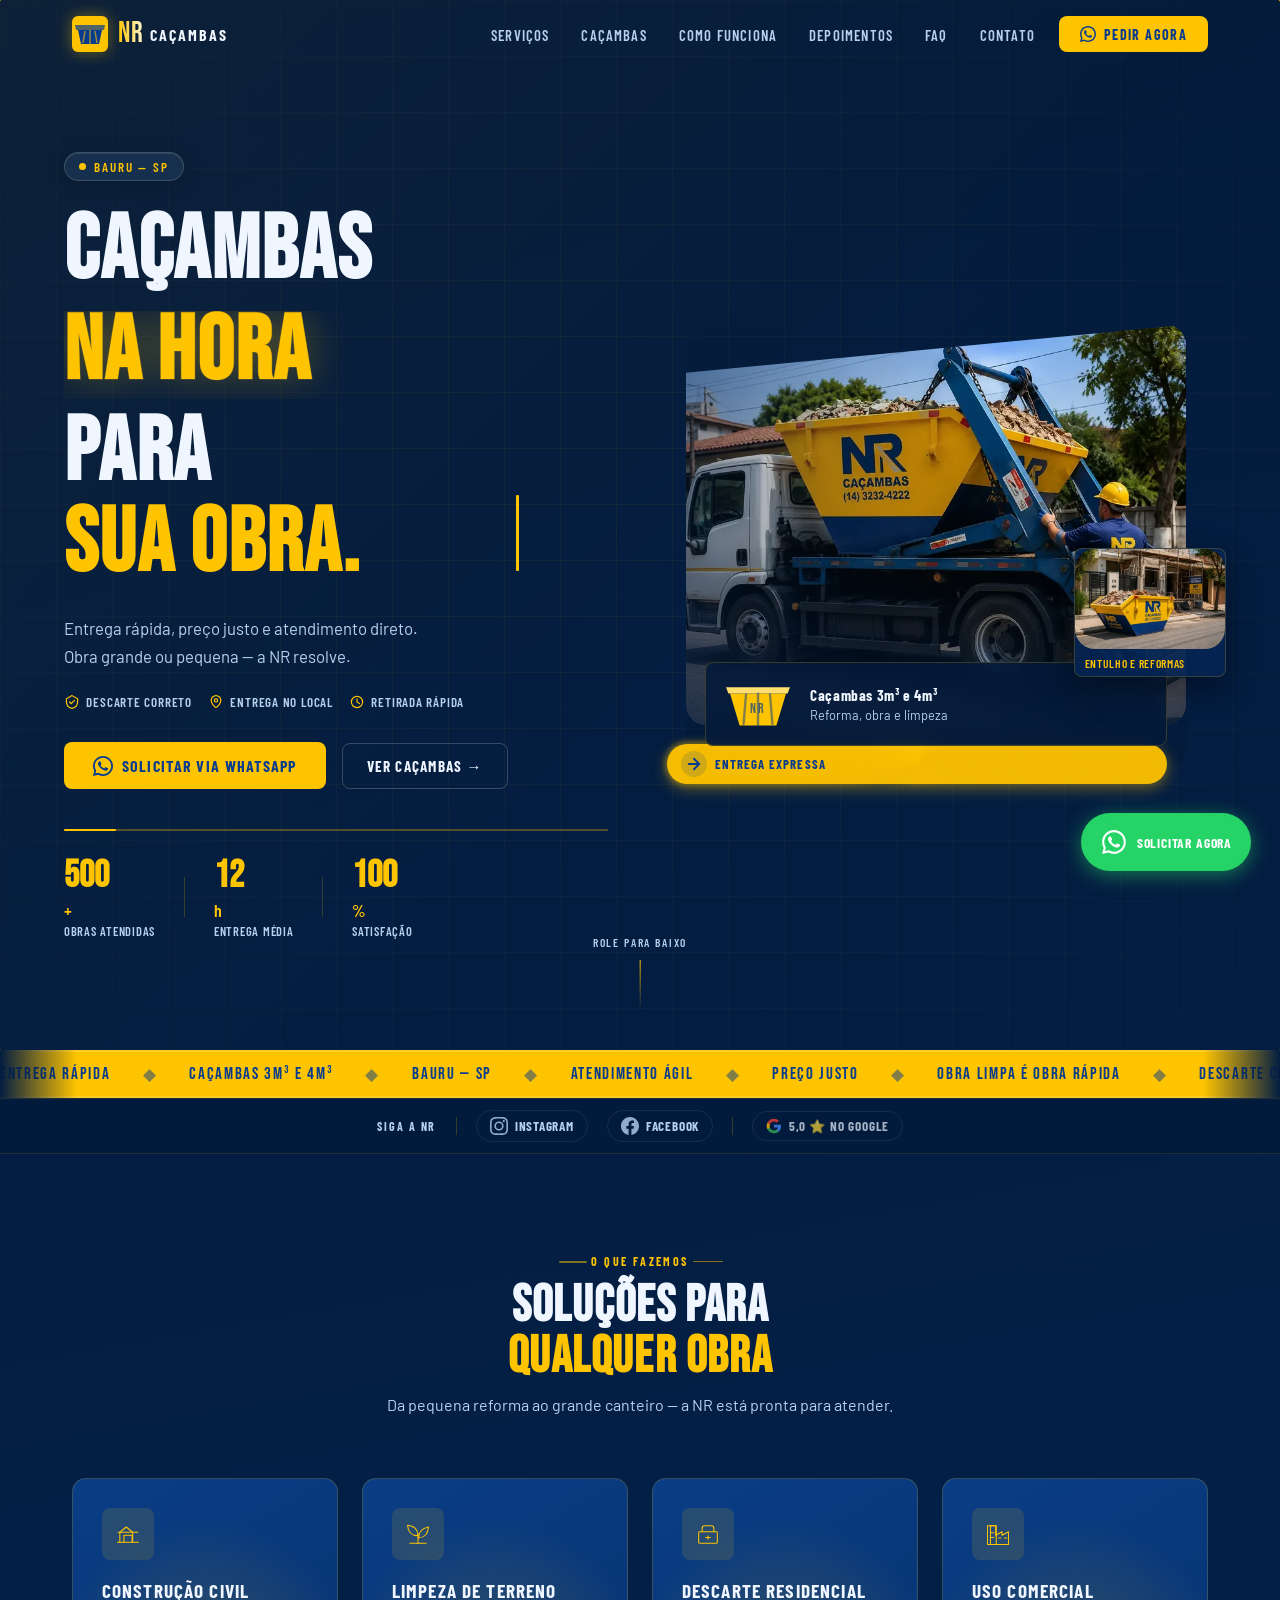
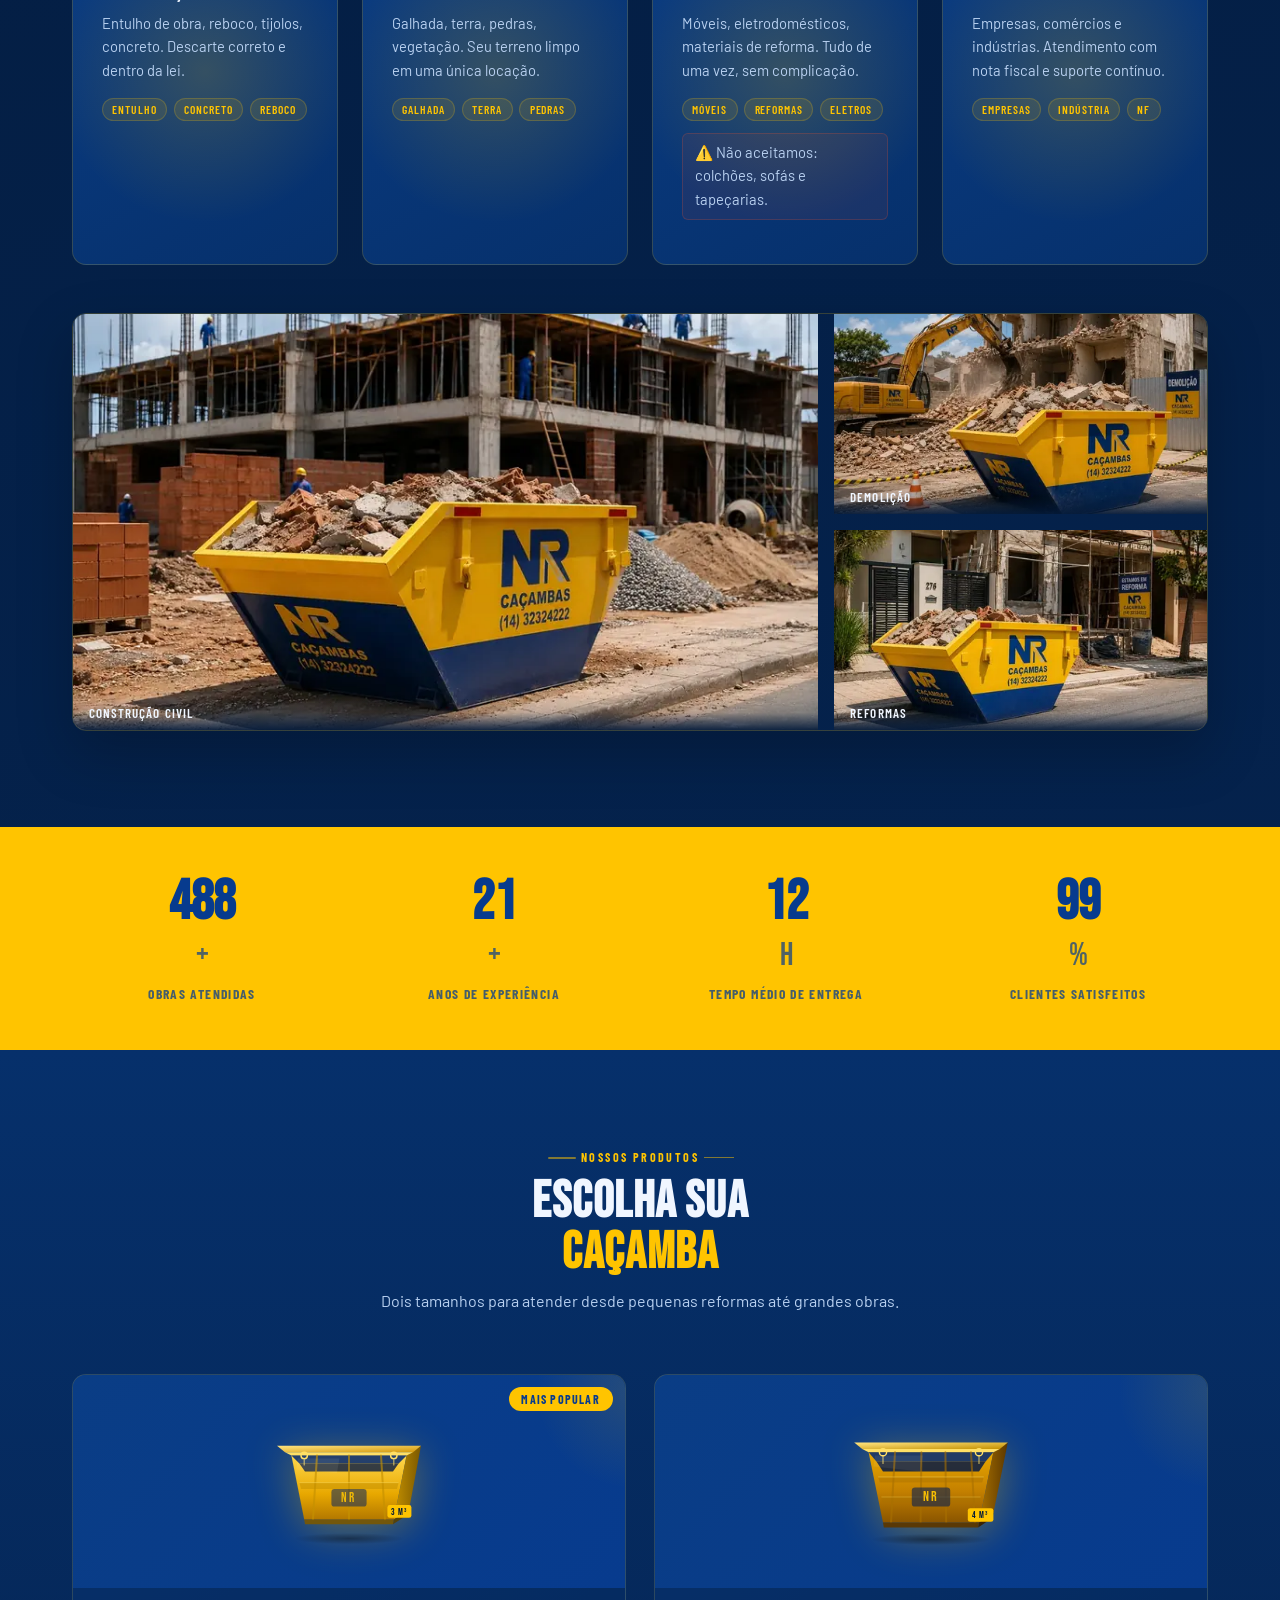
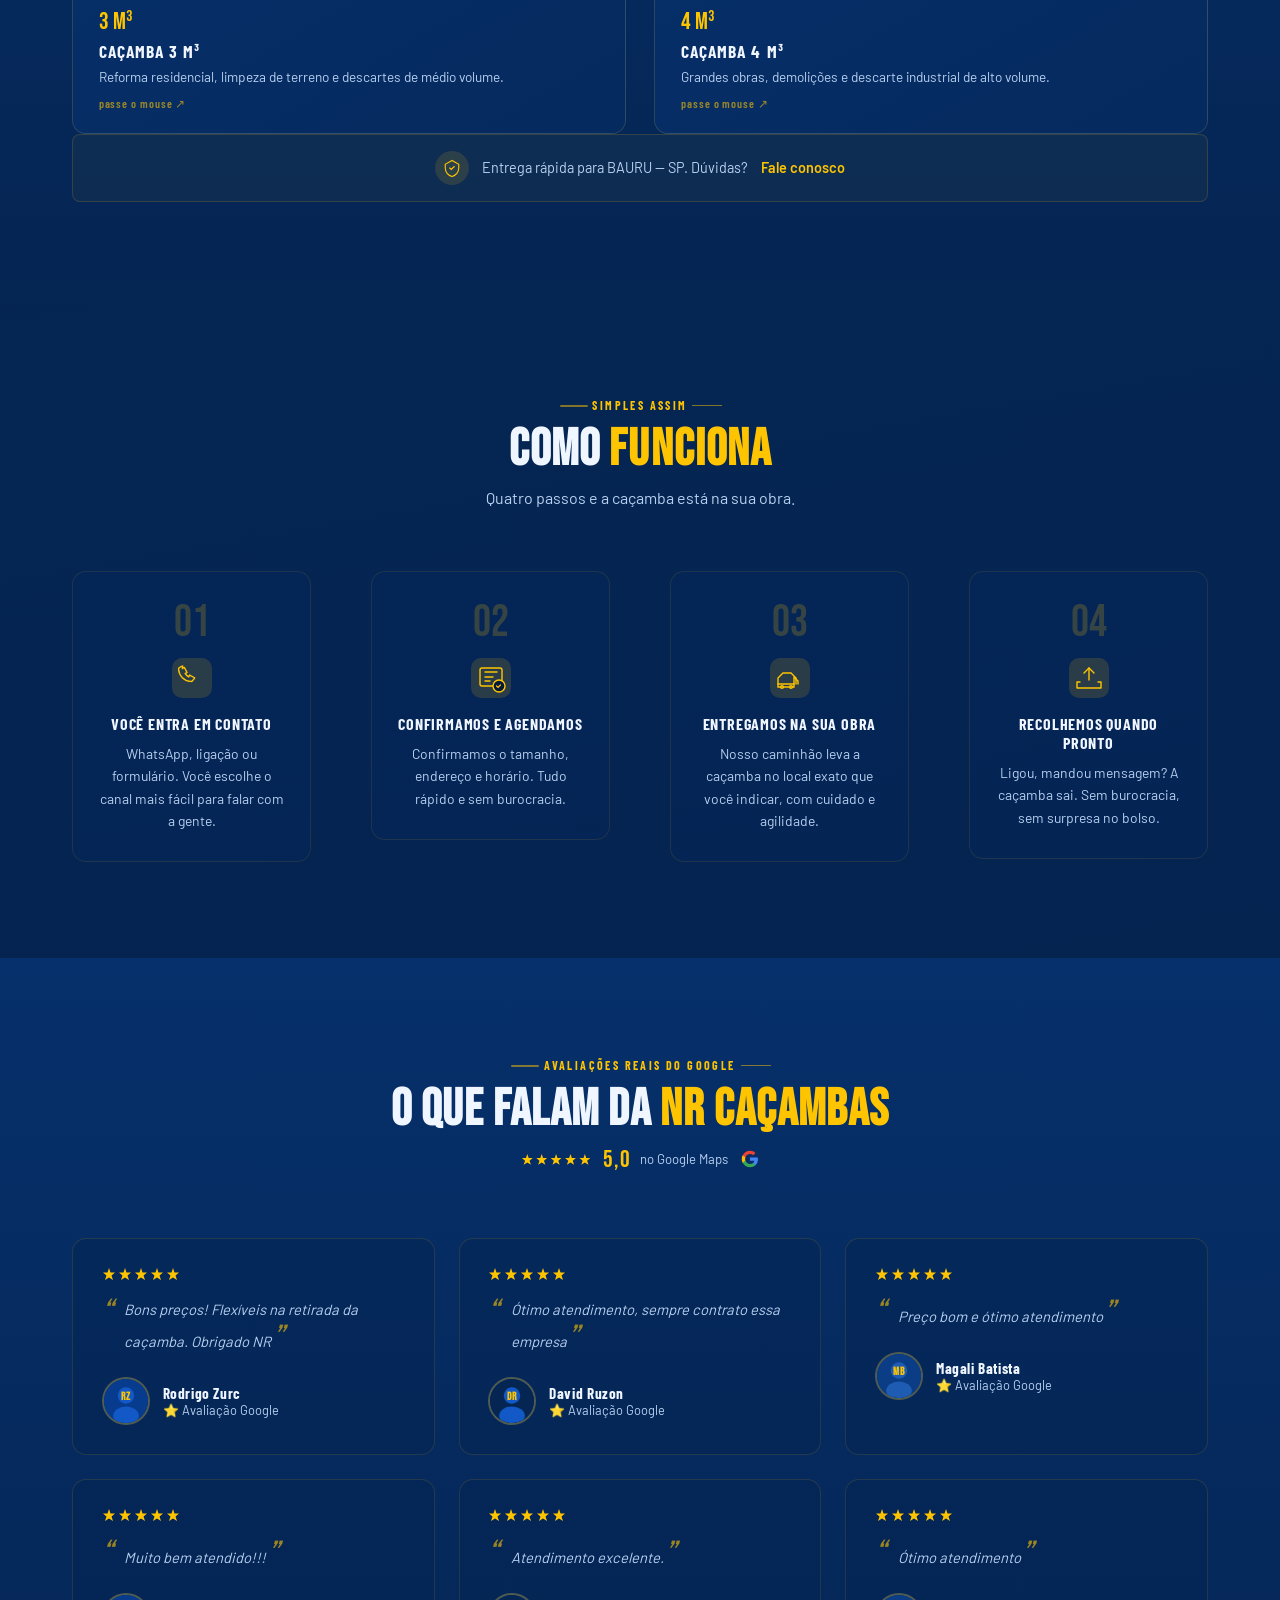
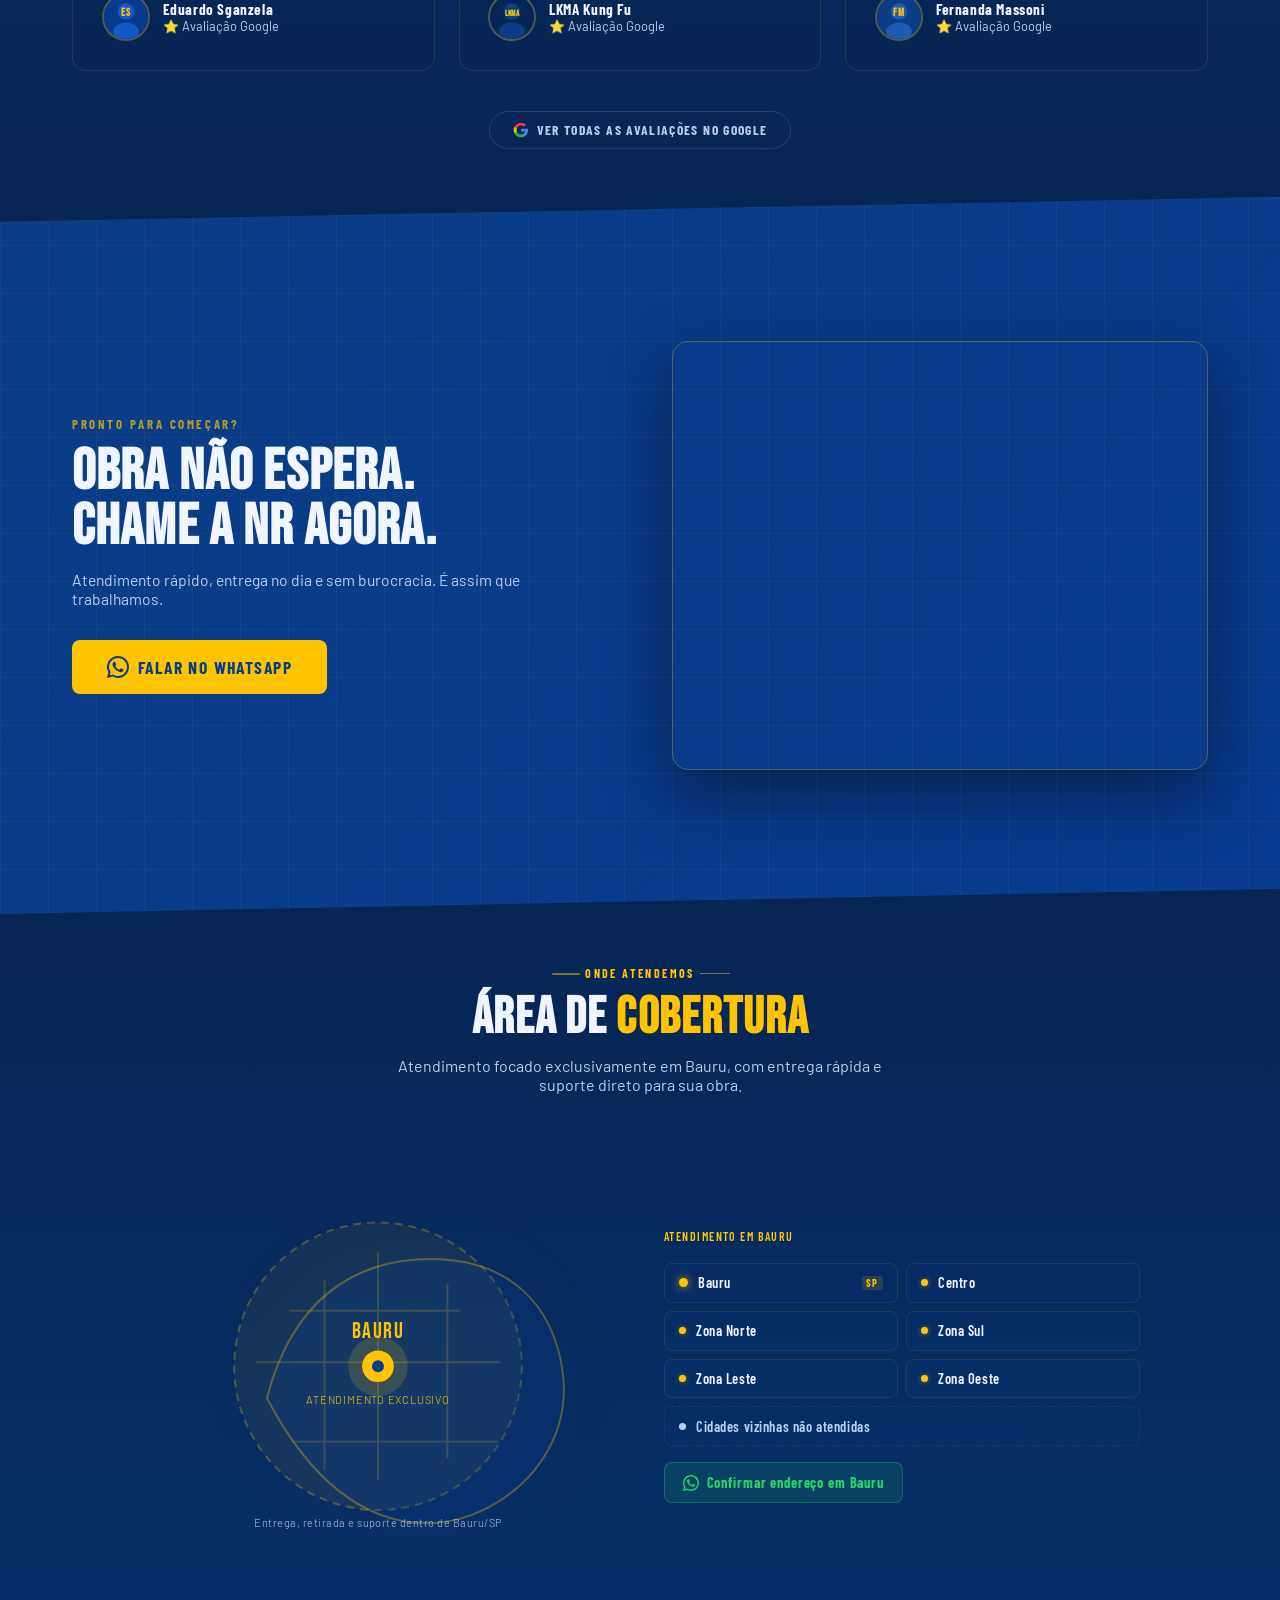
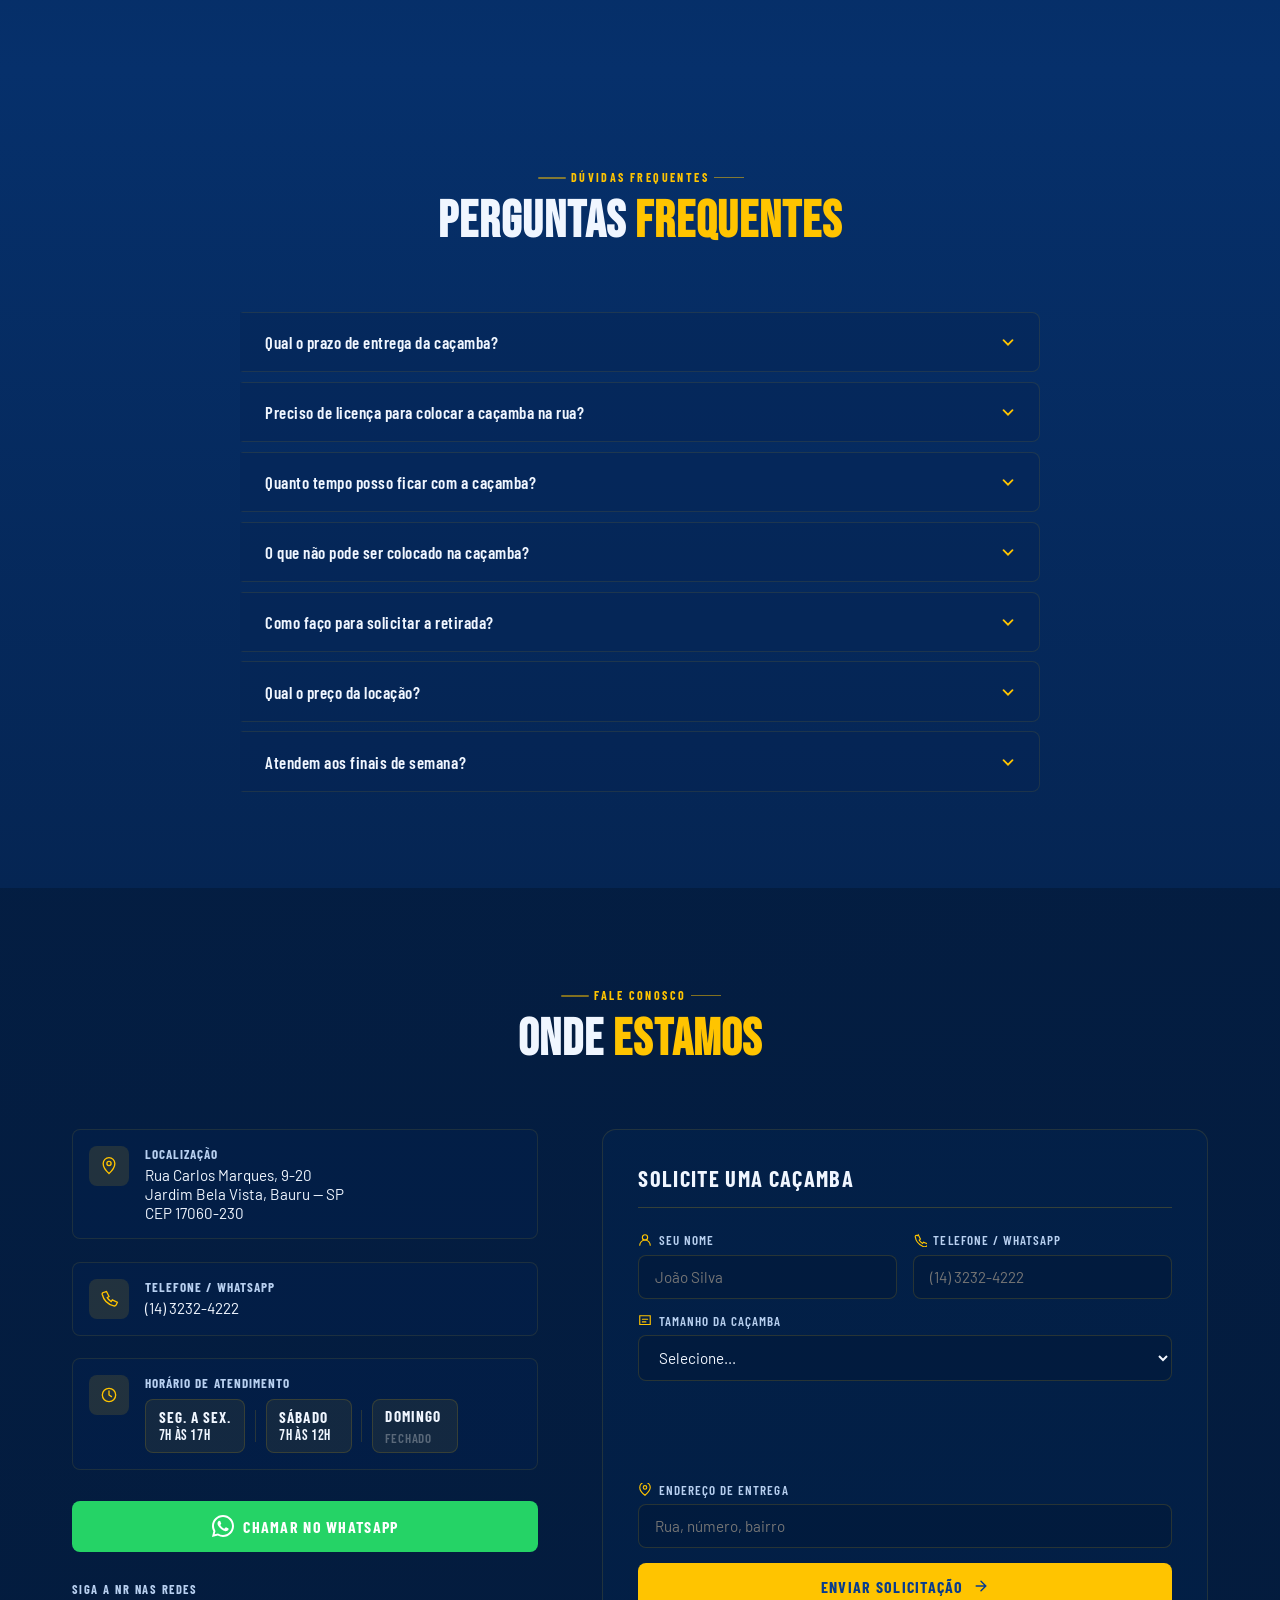
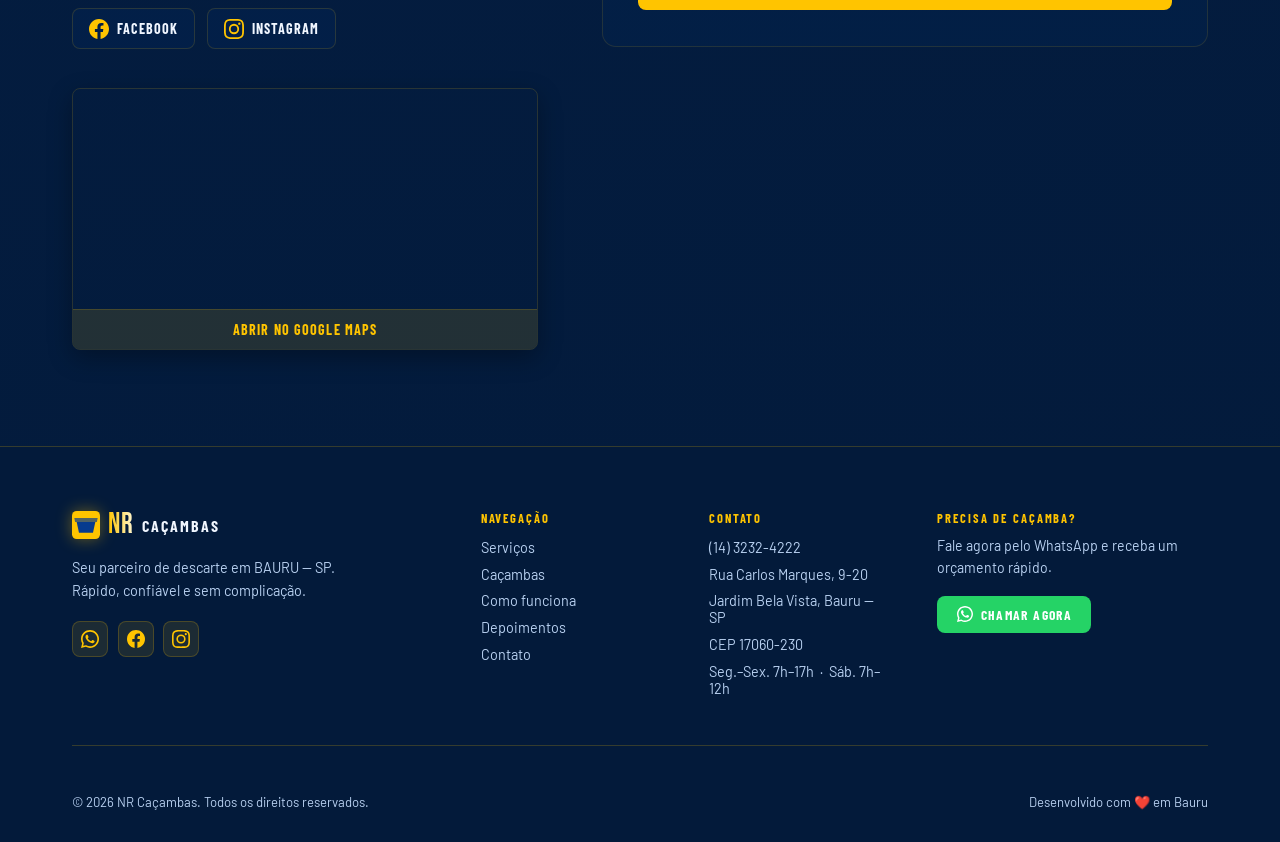
<file: index.html>
﻿<!DOCTYPE html>
<html lang="pt-BR">
<head>
  <meta charset="UTF-8">
  <meta name="viewport" content="width=device-width, initial-scale=1.0">
  <title>NR Caçambas — Aluguel de Caçambas em Bauru | (14) 3232-4222</title>
  <meta name="description" content="NR Caçambas — Aluguel de caçambas 3m³ e 4m³ em Bauru. Entrega em até 12h, preço justo e atendimento via WhatsApp. Ligue (14) 3232-4222.">
  <meta name="keywords" content="caçamba bauru, aluguel caçamba bauru, caçamba entulho bauru, caçamba 3m3 bauru, caçamba 4m3 bauru, entulho bauru, locação caçamba sp">
  <meta name="robots" content="index, follow">
  <meta name="referrer" content="strict-origin-when-cross-origin">
  <meta name="theme-color" content="#031a3a">
  <link rel="canonical" href="https://nrcacambas.com.br/">
  <meta name="geo.region" content="BR-SP">
  <meta name="geo.placename" content="Bauru">
  <meta name="geo.position" content="-22.3246;-49.0696">
  <meta name="ICBM" content="-22.3246, -49.0696">

  <!-- Open Graph / WhatsApp / Facebook -->
  <meta property="og:type" content="website">
  <meta property="og:url" content="https://nrcacambas.com.br/">
  <meta property="og:title" content="NR Caçambas — Entrega Rápida em Bauru">
  <meta property="og:description" content="Aluguel de caçambas 3m³ e 4m³. Entrega em até 12h. Ligue ou chame no WhatsApp: (14) 3232-4222.">
  <meta property="og:image" content="https://nrcacambas.com.br/static/images/nr-hero-cacamba.webp">

  <meta property="og:image:width" content="1200">
  <meta property="og:image:height" content="800">
  <meta property="og:image:alt" content="Caçamba NR azul e amarela em obra em Bauru">

  <!-- Twitter Card -->
  <meta name="twitter:card" content="summary_large_image">
  <meta name="twitter:title" content="NR Caçambas — Bauru/SP">
  <meta name="twitter:description" content="Aluguel de caçambas com entrega rápida em Bauru.">
  <meta name="twitter:image" content="https://nrcacambas.com.br/static/images/nr-hero-cacamba.webp">

  <!-- Favicon SVG inline -->
  <link rel="icon" type="image/svg+xml" href="data:image/svg+xml,<svg xmlns='http://www.w3.org/2000/svg' viewBox='0 0 36 36'><rect width='36' height='36' rx='6' fill='%23ffc400'/><path d='M6 14h24l-3 14H9L6 14Z' fill='%23073b8e'/><path d='M4 14h28l1-5H3l1 5Z' fill='%23073b8e' opacity='.7'/></svg>">

  <!-- JSON-LD Local Business Schema -->
  <script type="application/ld+json">
  {
    "@context": "https://schema.org",
    "@type": "LocalBusiness",
    "name": "NR Caçambas",
    "description": "Aluguel de caçambas 3m³ e 4m³ em Bauru. Entrega rápida, preço justo.",
    "telephone": "+55-14-3232-4222",
    "email": "contato@nrcacambas.com.br",
    "address": {
      "@type": "PostalAddress",
      "streetAddress": "Rua Carlos Marques, 9-20, Jardim Bela Vista",
      "postalCode": "17060-230",
      "addressLocality": "Bauru",
      "addressRegion": "SP",
      "addressCountry": "BR"
    },
    "openingHours": "Mo-Sa 07:00-18:00",
    "priceRange": "$$",
    "url": "https://nrcacambas.com.br",
    "sameAs": ["https://wa.me/551432324222"]
  }
  </script>

  <script>document.documentElement.classList.add('js');</script>
  <link rel="preload" as="image" href="static/images/nr-hero-cacamba-480.webp" fetchpriority="high" type="image/webp"
        imagesrcset="static/images/nr-hero-cacamba-480.webp 480w, static/images/nr-hero-cacamba-800.webp 800w, static/images/nr-hero-cacamba-1200.webp 1200w"
        imagesizes="(max-width: 768px) 92vw, 500px">
  <link rel="preconnect" href="https://wa.me">
  <link rel="preload" href="static/fonts/bebas-neue-400.woff2" as="font" type="font/woff2" crossorigin>
  <link rel="preload" href="static/fonts/barlow-700.woff2" as="font" type="font/woff2" crossorigin>
  <link rel="preload" href="static/fonts/barlow-condensed-700.woff2" as="font" type="font/woff2" crossorigin>
  <link rel="stylesheet" href="static/fonts/fonts.css">
  <style>
    /* Critical CSS: universal above-the-fold */
    *,*::before,*::after{box-sizing:border-box;margin:0;padding:0}
    :root{--brand:#ffc400;--brand-light:#ffd84d;--blue:#073b8e;--blue-light:#1259c7;--black:#031a3a;--dark:#052553;--dark-2:#06306b;--dark-3:#0a3d85;--line:rgba(255,196,0,.2);--text:#f0f6ff;--text-muted:#b8d0f0;--green:#25d366;--font-display:'Bebas Neue',sans-serif;--font-cond:'Barlow Condensed',sans-serif;--font-body:'Barlow',sans-serif;--ease-out:cubic-bezier(.22,1,.36,1);--ease-spring:cubic-bezier(.34,1.56,.64,1);--r:8px;--r-lg:14px}
    html{font-size:16px;scroll-behavior:smooth}
    body{font-family:var(--font-body),system-ui,sans-serif;background:linear-gradient(170deg,#031a3a 0%,#052553 40%,#031a3a 100%);color:var(--text);overflow-x:hidden;cursor:none}
    a{color:inherit;text-decoration:none}img{max-width:100%;display:block}svg{display:block}
    #nav{position:fixed;top:0;left:0;right:0;z-index:500;padding:1rem 0}
    .nav-inner{max-width:1200px;margin:0 auto;padding:0 2rem;display:flex;align-items:center;gap:1.5rem}
    .nav-logo{display:flex;align-items:center;gap:.6rem;flex-shrink:0}
    .logo-texts{display:flex;align-items:center;gap:.4rem}
    .logo-nr{font-family:var(--font-display),'Bebas Neue',sans-serif;font-size:1.8rem;color:var(--brand);letter-spacing:.04em;line-height:1}
    .logo-text{font-family:var(--font-cond),'Barlow Condensed',sans-serif;font-size:1rem;font-weight:700;letter-spacing:.12em;text-transform:uppercase;color:var(--text)}
    #hero{min-height:100vh;position:relative;overflow:hidden;padding-top:5.5rem;padding-bottom:3rem}
    .hero-bg{position:absolute;inset:0;z-index:0}
    .hero-content{position:relative;z-index:2;padding:4rem 2rem 4rem 5vw;max-width:640px}
    .hero-title{font-family:var(--font-display),'Bebas Neue',sans-serif;font-size:clamp(3.5rem,7vw,6rem);line-height:.92;letter-spacing:.02em;text-transform:uppercase;margin-bottom:1.5rem;display:flex;flex-direction:column;gap:.15em}
    .hero-title .accent-line{color:var(--brand)}
    .hero-sub{font-size:1.05rem;line-height:1.65;color:var(--text-muted);margin-bottom:1.5rem}
    .hero-ctas{display:flex;align-items:center;gap:1rem;flex-wrap:wrap;margin-bottom:2.5rem}
    .btn-primary{display:inline-flex;align-items:center;gap:.55rem;font-family:var(--font-cond),'Barlow Condensed',sans-serif;font-size:1rem;font-weight:700;letter-spacing:.08em;text-transform:uppercase;background:var(--brand);color:var(--blue);padding:.85rem 1.8rem;border-radius:var(--r);border:none;cursor:pointer;white-space:nowrap}
    .btn-outline{display:inline-flex;align-items:center;gap:.4rem;font-family:var(--font-cond),'Barlow Condensed',sans-serif;font-size:.95rem;font-weight:700;letter-spacing:.08em;text-transform:uppercase;color:var(--text);border:1.5px solid rgba(255,255,255,.2);padding:.82rem 1.5rem;border-radius:var(--r);white-space:nowrap}
    .reveal-up{opacity:0;transform:translateY(28px)}
    .reveal-up.visible{opacity:1;transform:none;transition:opacity .7s var(--ease-out) var(--d,0s),transform .7s var(--ease-out) var(--d,0s)}
    /* Mobile-only critical overrides */
    @media(max-width:960px){.nav-links{display:none}.btn-nav{display:none}.nav-burger{display:flex;flex-direction:column;gap:5px;background:none;border:none;cursor:pointer;padding:4px;margin-left:auto}.nav-burger span{display:block;width:24px;height:2px;background:var(--text);border-radius:2px}}
    @media(max-width:1024px){.hero-visual{display:none}#hero{grid-template-columns:1fr}.hero-content{padding:4rem 2rem;max-width:100%}}
    @media(max-width:768px){#cursor{display:none}body{cursor:auto}a,button{cursor:pointer}canvas#particles-canvas{display:none}.hero-content{padding:3rem 1.5rem}.hero-title{font-size:clamp(2.8rem,11vw,5rem)}}
  </style>
  <link rel="preload" href="static/style.css" as="style" onload="this.onload=null;this.rel='stylesheet'">
  <noscript><link rel="stylesheet" href="static/style.css"></noscript>

  <!-- Google Analytics 4 — substituir G-XXXXXXXXXX pelo ID real -->
  <!-- Acesse https://analytics.google.com para criar sua conta -->
  <!--
  <script async src="https://www.googletagmanager.com/gtag/js?id=G-XXXXXXXXXX"></script>
  <script>
    window.dataLayer = window.dataLayer || [];
    function gtag(){dataLayer.push(arguments);}
    gtag('js', new Date());
    gtag('config', 'G-XXXXXXXXXX');
  </script>
  -->
</head>
<body>
  <a href="#hero" class="skip-link" style="position:fixed;top:-100%;left:1rem;z-index:9999;background:var(--brand);color:var(--blue);font-family:var(--font-cond);font-weight:700;letter-spacing:.08em;padding:.5rem 1rem;border-radius:0 0 var(--r) var(--r);transition:top .2s" onFocus="this.style.top='0'" onBlur="this.style.top='-100%'">Ir para o conteúdo</a>

  <!-- CURSOR -->
  <div id="cursor-dot"></div>
  <div id="cursor-ring"></div>

  <!-- NAV -->
  <nav id="nav">
    <div class="nav-inner">
      <a href="#hero" class="nav-logo">
        <div class="logo-icon">
          <svg viewBox="0 0 36 36" fill="none" width="36">
            <rect width="36" height="36" rx="6" fill="#ffc400"/>
            <path d="M6 14h24l-3 14H9L6 14Z" fill="#073b8e"/>
            <path d="M4 14h28l1-5H3l1 5Z" fill="#073b8e" opacity=".7"/>
            <line x1="13" y1="15" x2="11" y2="27" stroke="#ffc400" stroke-width="1.5" opacity=".6"/>
            <line x1="18" y1="14" x2="18" y2="28" stroke="#ffc400" stroke-width="1.5" opacity=".6"/>
            <line x1="23" y1="15" x2="25" y2="27" stroke="#ffc400" stroke-width="1.5" opacity=".6"/>
          </svg>
        </div>
        <div class="logo-texts">
          <span class="logo-nr">NR</span>
          <span class="logo-text">Caçambas</span>
        </div>
      </a>
      <ul class="nav-links">
        <li><a href="#servicos">Serviços</a></li>
        <li><a href="#cacambas">Caçambas</a></li>
        <li><a href="#como-funciona">Como funciona</a></li>
        <li><a href="#depoimentos">Depoimentos</a></li>
        <li><a href="#faq">FAQ</a></li>
        <li><a href="#contato">Contato</a></li>
      </ul>
      <a href="https://wa.me/551432324222?text=Ol%C3%A1%2C%20NR%20Ca%C3%A7ambas%21%20%F0%9F%91%8B%0AVi%20o%20site%20de%20voc%C3%AAs%20e%20gostaria%20de%20solicitar%20um%20or%C3%A7amento.%0APodem%20me%20ajudar%3F" target="_blank" rel="noopener noreferrer" class="btn-nav">
        <svg viewBox="0 0 24 24" width="16" fill="currentColor"><path d="M17.472 14.382c-.297-.149-1.758-.867-2.03-.967-.273-.099-.471-.148-.67.15-.197.297-.767.966-.94 1.164-.173.199-.347.223-.644.075-.297-.15-1.255-.463-2.39-1.475-.883-.788-1.48-1.761-1.653-2.059-.173-.297-.018-.458.13-.606.134-.133.298-.347.446-.52.149-.174.198-.298.298-.497.099-.198.05-.371-.025-.52-.075-.149-.669-1.612-.916-2.207-.242-.579-.487-.5-.669-.51-.173-.008-.371-.01-.57-.01-.198 0-.52.074-.792.372-.272.297-1.04 1.016-1.04 2.479 0 1.462 1.065 2.875 1.213 3.074.149.198 2.096 3.2 5.077 4.487.709.306 1.262.489 1.694.625.712.227 1.36.195 1.871.118.571-.085 1.758-.719 2.006-1.413.248-.694.248-1.289.173-1.413-.074-.124-.272-.198-.57-.347z"/><path d="M12 0C5.373 0 0 5.373 0 12c0 2.123.553 4.116 1.522 5.847L0 24l6.335-1.507A11.94 11.94 0 0012 24c6.627 0 12-5.373 12-12S18.627 0 12 0zm0 21.818a9.79 9.79 0 01-5.001-1.374l-.359-.213-3.754.893.952-3.648-.234-.374A9.772 9.772 0 012.182 12C2.182 6.57 6.57 2.182 12 2.182S21.818 6.57 21.818 12 17.43 21.818 12 21.818z"/></svg>
        Pedir agora
      </a>
      <button class="nav-burger" id="nav-burger" aria-label="Menu">
        <span></span><span></span><span></span>
      </button>
    </div>
  </nav>

  <!-- HERO -->
  <section id="hero" aria-label="Caçambas NR — Entrega rápida em Bauru SP">
    <div class="hero-bg">
      <div class="hero-grid"></div>
      <div class="hero-diagonal"></div>
      <canvas id="particles-canvas"></canvas>
    </div>
    <div class="hero-content">
      <div class="hero-tag reveal-up" style="--d:.1s">
        <span class="tag-pulse"></span>
        Bauru — SP
      </div>
      <h1 class="hero-title">
        <span class="title-line stagger-line" aria-label="Caçambas">
          <span class="tw">Caçambas</span>
        </span>
        <span class="title-line stagger-line accent-line" aria-label="na hora">
          <span class="tw">na hora</span>
        </span>
        <span class="title-line stagger-line" aria-label="para sua obra">
          <span class="tw">para</span>
          <span class="tw typing-wrap"><span class="hero-typing">sua obra.</span><span class="typing-cursor">|</span></span>
        </span>
      </h1>
      <p class="hero-sub reveal-up" style="--d:.65s">
        Entrega rápida, preço justo e atendimento direto.<br>
        Obra grande ou pequena — a NR resolve.
      </p>
      <div class="hero-trust reveal-up" style="--d:.72s">
        <div class="trust-item">
          <svg viewBox="0 0 20 20" width="16" fill="none"><path d="M10 2L3 6v4c0 3.55 2.96 6.88 7 7.93C14.04 16.88 17 13.55 17 10V6l-7-4Z" stroke="currentColor" stroke-width="1.5"/><path d="m7 10 2 2 4-4" stroke="currentColor" stroke-width="1.5" stroke-linecap="round"/></svg>
          <span>Descarte correto</span>
        </div>
        <div class="trust-item">
          <svg viewBox="0 0 20 20" width="16" fill="none"><path d="M10 17s6-4.8 6-9a6 6 0 0 0-12 0c0 4.2 6 9 6 9Z" stroke="currentColor" stroke-width="1.5"/><circle cx="10" cy="8" r="2" stroke="currentColor" stroke-width="1.5"/></svg>
          <span>Entrega no local</span>
        </div>
        <div class="trust-item">
          <svg viewBox="0 0 20 20" width="16" fill="none"><circle cx="10" cy="10" r="7" stroke="currentColor" stroke-width="1.5"/><path d="M10 6v4l3 2" stroke="currentColor" stroke-width="1.5" stroke-linecap="round"/></svg>
          <span>Retirada rápida</span>
        </div>
      </div>
      <div class="hero-ctas reveal-up" style="--d:.8s">
        <a href="https://wa.me/551432324222?text=Ol%C3%A1%2C%20NR%20Ca%C3%A7ambas%21%20%F0%9F%91%8B%0AVi%20o%20site%20de%20voc%C3%AAs%20e%20gostaria%20de%20solicitar%20uma%20ca%C3%A7amba.%0APodem%20me%20atender%3F" target="_blank" rel="noopener noreferrer" class="btn-primary">
          <svg viewBox="0 0 24 24" width="20" fill="currentColor"><path d="M17.472 14.382c-.297-.149-1.758-.867-2.03-.967-.273-.099-.471-.148-.67.15-.197.297-.767.966-.94 1.164-.173.199-.347.223-.644.075-.297-.15-1.255-.463-2.39-1.475-.883-.788-1.48-1.761-1.653-2.059-.173-.297-.018-.458.13-.606.134-.133.298-.347.446-.52.149-.174.198-.298.298-.497.099-.198.05-.371-.025-.52-.075-.149-.669-1.612-.916-2.207-.242-.579-.487-.5-.669-.51-.173-.008-.371-.01-.57-.01-.198 0-.52.074-.792.372-.272.297-1.04 1.016-1.04 2.479 0 1.462 1.065 2.875 1.213 3.074.149.198 2.096 3.2 5.077 4.487.709.306 1.262.489 1.694.625.712.227 1.36.195 1.871.118.571-.085 1.758-.719 2.006-1.413.248-.694.248-1.289.173-1.413-.074-.124-.272-.198-.57-.347z"/><path d="M12 0C5.373 0 0 5.373 0 12c0 2.123.553 4.116 1.522 5.847L0 24l6.335-1.507A11.94 11.94 0 0012 24c6.627 0 12-5.373 12-12S18.627 0 12 0zm0 21.818a9.79 9.79 0 01-5.001-1.374l-.359-.213-3.754.893.952-3.648-.234-.374A9.772 9.772 0 012.182 12C2.182 6.57 6.57 2.182 12 2.182S21.818 6.57 21.818 12 17.43 21.818 12 21.818z"/></svg>
          Solicitar via WhatsApp
        </a>
        <a href="#cacambas" class="btn-outline">Ver caçambas →</a>
      </div>
      <div class="hero-stats reveal-up" style="--d:1s">
        <div class="stat">
          <strong class="count" data-target="500">0</strong><sup>+</sup>
          <span>obras atendidas</span>
        </div>
        <div class="stat-divider"></div>
        <div class="stat">
          <strong class="count" data-target="12">0</strong><sup>h</sup>
          <span>entrega média</span>
        </div>
        <div class="stat-divider"></div>
        <div class="stat">
          <strong class="count" data-target="100">0</strong><sup>%</sup>
          <span>satisfação</span>
        </div>
      </div>
    </div>

      <div class="hero-visual">
      <div class="hero-photo-wrap hero-photo-card reveal-up" style="--d:.55s">
        <!-- Imagem principal local: caçamba NR em obra -->
        <picture>
          <source
            srcset="static/images/nr-hero-cacamba-480.webp 480w, static/images/nr-hero-cacamba-800.webp 800w, static/images/nr-hero-cacamba-1200.webp 1200w"
            sizes="(max-width: 768px) 92vw, 500px"
            type="image/webp">
          <img
            src="static/images/nr-hero-cacamba.png"
            width="1200" height="960"
            decoding="async" fetchpriority="high"
            class="hero-img-reveal"
            alt="Caçamba NR azul e amarela carregada com entulho em obra">
        </picture>
        <div class="photo-overlay"></div>

        <div class="photo-badge-top">
          <div class="badge-icon">
            <svg viewBox="0 0 24 24" width="18" fill="none"><path d="M5 12h14M12 5l7 7-7 7" stroke="#073b8e" stroke-width="2.5" stroke-linecap="round"/></svg>
          </div>
          <span>Entrega expressa</span>
        </div>

        <div class="photo-badge-bottom">
          <div class="badge-bucket">
            <svg viewBox="0 0 90 70" fill="none" width="72">
              <path d="M10 22 L80 22 L68 62 L22 62 Z" fill="#ffc400"/>
              <path d="M8 22 L82 22 L85 14 L5 14 Z" fill="#ffe071"/>
              <line x1="30" y1="23" x2="27" y2="60" stroke="#073b8e" stroke-width="3" opacity=".5" stroke-linecap="round"/>
              <line x1="45" y1="22" x2="45" y2="62" stroke="#073b8e" stroke-width="3" opacity=".5" stroke-linecap="round"/>
              <line x1="60" y1="23" x2="63" y2="60" stroke="#073b8e" stroke-width="3" opacity=".5" stroke-linecap="round"/>
              <text x="45" y="46" font-family="Bebas Neue, sans-serif" font-size="17" fill="#073b8e" text-anchor="middle" opacity=".7" letter-spacing="3">NR</text>
            </svg>
          </div>
          <div class="badge-text">
            <strong>Caçambas 3m³ e 4m³</strong>
            <span>Reforma, obra e limpeza</span>
          </div>
        </div>

        <!-- Imagem flutuante menor -->
        <div class="photo-float">
          <picture>
            <source
              srcset="static/images/nr-galeria-reforma-480.webp 480w, static/images/nr-galeria-reforma-800.webp 800w, static/images/nr-galeria-reforma-1200.webp 1200w"
              sizes="(max-width:768px) 50vw, 200px"
              type="image/webp">
            <img
              src="static/images/nr-galeria-reforma.png"
              width="1200" height="800"
              loading="lazy" decoding="async"
              sizes="(max-width:768px) 50vw, 200px"
              alt="Caçamba NR em frente a imóvel em reforma">
          </picture>
          <span>Entulho e reformas</span>
        </div>
      </div>
    </div>

    <div class="hero-scroll">
      <span>Role para baixo</span>
      <div class="scroll-line"></div>
    </div>
  </section>

  <!-- TICKER -->
  <div class="ticker-wrap">
    <div class="ticker">
      <span>ENTREGA RÁPIDA</span><span class="ticker-dot">◆</span>
      <span>CAÇAMBAS 3m³ E 4m³</span><span class="ticker-dot">◆</span>
      <span>BAURU — SP</span><span class="ticker-dot">◆</span>
      <span>ATENDIMENTO ÁGIL</span><span class="ticker-dot">◆</span>
      <span>PREÇO JUSTO</span><span class="ticker-dot">◆</span>
      <span>OBRA LIMPA É OBRA RÁPIDA</span><span class="ticker-dot">◆</span>
      <span>DESCARTE CORRETO</span><span class="ticker-dot">◆</span>
      <span>ENTREGA RÁPIDA</span><span class="ticker-dot">◆</span>
      <span>CAÇAMBAS 3m³ E 4m³</span><span class="ticker-dot">◆</span>
      <span>BAURU — SP</span><span class="ticker-dot">◆</span>
      <span>ATENDIMENTO ÁGIL</span><span class="ticker-dot">◆</span>
      <span>PREÇO JUSTO</span><span class="ticker-dot">◆</span>
      <span>OBRA LIMPA É OBRA RÁPIDA</span><span class="ticker-dot">◆</span>
      <span>DESCARTE CORRETO</span><span class="ticker-dot">◆</span>
    </div>
  </div>

  <!-- Redes Sociais Strip -->
  <div class="social-strip">
    <div class="social-strip-inner">
      <span class="social-strip-label">Siga a NR</span>
      <div class="social-strip-divider"></div>
      <a href="https://www.instagram.com/nrcacambaselocacoes/" target="_blank" rel="noopener noreferrer" class="social-strip-btn" aria-label="Instagram">
        <svg viewBox="0 0 24 24" width="18" fill="currentColor"><path d="M12 2.163c3.204 0 3.584.012 4.85.07 3.252.148 4.771 1.691 4.919 4.919.058 1.265.069 1.645.069 4.849 0 3.205-.012 3.584-.069 4.849-.149 3.225-1.664 4.771-4.919 4.919-1.266.058-1.644.07-4.85.07-3.204 0-3.584-.012-4.849-.07-3.26-.149-4.771-1.699-4.919-4.92-.058-1.265-.07-1.644-.07-4.849 0-3.204.013-3.583.07-4.849.149-3.227 1.664-4.771 4.919-4.919 1.266-.057 1.645-.069 4.849-.069zM12 0C8.741 0 8.333.014 7.053.072 2.695.272.273 2.69.073 7.052.014 8.333 0 8.741 0 12c0 3.259.014 3.668.072 4.948.2 4.358 2.618 6.78 6.98 6.98C8.333 23.986 8.741 24 12 24c3.259 0 3.668-.014 4.948-.072 4.354-.2 6.782-2.618 6.979-6.98.059-1.28.073-1.689.073-4.948 0-3.259-.014-3.667-.072-4.947-.196-4.354-2.617-6.78-6.979-6.98C15.668.014 15.259 0 12 0zm0 5.838a6.162 6.162 0 100 12.324 6.162 6.162 0 000-12.324zM12 16a4 4 0 110-8 4 4 0 010 8zm6.406-11.845a1.44 1.44 0 100 2.881 1.44 1.44 0 000-2.881z"/></svg>
        <span>Instagram</span>
      </a>
      <a href="https://www.facebook.com/nrcacambasbauru/?locale=pt_BR" target="_blank" rel="noopener noreferrer" class="social-strip-btn" aria-label="Facebook">
        <svg viewBox="0 0 24 24" width="18" fill="currentColor"><path d="M24 12.073C24 5.405 18.627 0 12 0S0 5.405 0 12.073C0 18.1 4.388 23.094 10.125 24v-8.437H7.078v-3.49h3.047V9.41c0-3.025 1.792-4.697 4.533-4.697 1.312 0 2.686.235 2.686.235v2.97h-1.513c-1.491 0-1.956.93-1.956 1.883v2.272h3.328l-.532 3.49h-2.796V24C19.612 23.094 24 18.1 24 12.073z"/></svg>
        <span>Facebook</span>
      </a>
      <div class="social-strip-divider"></div>
      <a href="https://www.google.com/maps/search/?api=1&query=NR+Caçambas+Bauru" target="_blank" rel="noopener noreferrer" class="social-strip-btn social-strip-google" aria-label="Google Maps">
        <svg viewBox="0 0 24 24" width="16"><path d="M22.56 12.25c0-.78-.07-1.53-.2-2.25H12v4.26h5.92c-.26 1.37-1.04 2.53-2.21 3.31v2.77h3.57c2.08-1.92 3.28-4.74 3.28-8.09z" fill="#4285F4"/><path d="M12 23c2.97 0 5.46-.98 7.28-2.66l-3.57-2.77c-.98.66-2.23 1.06-3.71 1.06-2.86 0-5.29-1.93-6.16-4.53H2.18v2.84C3.99 20.53 7.7 23 12 23z" fill="#34A853"/><path d="M5.84 14.09c-.22-.66-.35-1.36-.35-2.09s.13-1.43.35-2.09V7.07H2.18C1.43 8.55 1 10.22 1 12s.43 3.45 1.18 4.93l3.66-2.84z" fill="#FBBC05"/><path d="M12 5.38c1.62 0 3.06.56 4.21 1.64l3.15-3.15C17.45 2.09 14.97 1 12 1 7.7 1 3.99 3.47 2.18 7.07l3.66 2.84c.87-2.6 3.3-4.53 6.16-4.53z" fill="#EA4335"/></svg>
        <span>5,0 ⭐ no Google</span>
      </a>
    </div>
  </div>


  <!-- SERVIÇOS -->
  <section id="servicos" class="section">
    <div class="container">
      <div class="section-header">
        <div class="section-label reveal-up">O que fazemos</div>
        <h2 class="section-title reveal-up" style="--d:.1s">Soluções para<br><em>qualquer obra</em></h2>
        <p class="section-sub reveal-up" style="--d:.15s">Da pequena reforma ao grande canteiro — a NR está pronta para atender.</p>
      </div>

      <div class="cards-grid">
        <div class="service-card tilt-card reveal-up" style="--d:.1s">
          <div class="card-icon-wrap">
            <div class="card-icon" aria-hidden="true">
              <svg viewBox="0 0 48 48" fill="none" stroke="currentColor" stroke-width="1.8" stroke-linecap="round" stroke-linejoin="round">
                <path d="M6 38h36"/>
                <path d="M10 38V21l11-9 11 9v17"/>
                <path d="M17 38V26h14v12"/>
                <path d="M7 21h34"/>
              </svg>
            </div>
          </div>
          <h3>Construção Civil</h3>
          <p>Entulho de obra, reboco, tijolos, concreto. Descarte correto e dentro da lei.</p>
          <div class="card-tags"><span>Entulho</span><span>Concreto</span><span>Reboco</span></div>
        </div>

        <div class="service-card tilt-card reveal-up" style="--d:.2s">
          <div class="card-icon-wrap">
            <div class="card-icon" aria-hidden="true">
              <svg viewBox="0 0 48 48" fill="none" stroke="currentColor" stroke-width="1.8" stroke-linecap="round" stroke-linejoin="round">
                <path d="M24 40V24"/>
                <path d="M24 27c-11 0-17-7-18-18 11 1 18 7 18 18Z"/>
                <path d="M25 31c10-1 16-8 17-19-11 2-17 8-17 19Z"/>
                <path d="M10 40h28"/>
              </svg>
            </div>
          </div>
          <h3>Limpeza de Terreno</h3>
          <p>Galhada, terra, pedras, vegetação. Seu terreno limpo em uma única locação.</p>
          <div class="card-tags"><span>Galhada</span><span>Terra</span><span>Pedras</span></div>
        </div>

        <div class="service-card tilt-card reveal-up" style="--d:.3s">
          <div class="card-icon-wrap">
            <div class="card-icon" aria-hidden="true">
              <svg viewBox="0 0 48 48" fill="none" stroke="currentColor" stroke-width="1.8" stroke-linecap="round" stroke-linejoin="round">
                <rect x="8" y="20" width="32" height="20" rx="2"/>
                <path d="M14 20V14a4 4 0 0 1 4-4h12a4 4 0 0 1 4 4v6"/>
                <path d="M20 30h8M24 27v6"/>
              </svg>
            </div>
          </div>
          <h3>Descarte Residencial</h3>
          <p>Móveis, eletrodomésticos, materiais de reforma. Tudo de uma vez, sem complicação.</p>
          <div class="card-tags"><span>Móveis</span><span>Reformas</span><span>Eletros</span></div>
          <p class="cacamba-nao-aceita">⚠️ Não aceitamos: colchões, sofás e tapeçarias.</p>
        </div>

        <div class="service-card tilt-card reveal-up" style="--d:.4s">
          <div class="card-icon-wrap">
            <div class="card-icon" aria-hidden="true">
              <svg viewBox="0 0 48 48" fill="none" stroke="currentColor" stroke-width="1.8" stroke-linecap="round" stroke-linejoin="round">
                <path d="M6 42h36V20l-11 6v-6l-11 6V10H6v32Z"/>
                <path d="M12 22h5M12 30h5M25 31h4M35 31h4"/>
                <path d="M11 42V10h10v32"/>
              </svg>
            </div>
          </div>
          <h3>Uso Comercial</h3>
          <p>Empresas, comércios e indústrias. Atendimento com nota fiscal e suporte contínuo.</p>
          <div class="card-tags"><span>Empresas</span><span>Indústria</span><span>NF</span></div>
        </div>
      </div>

      <!-- Galeria de fotos -->
      <div class="obra-gallery reveal-up" style="--d:.45s">
        <div class="gallery-item main">
          <picture>
            <source
              srcset="static/images/nr-galeria-construcao-civil-480.webp 480w, static/images/nr-galeria-construcao-civil-800.webp 800w, static/images/nr-galeria-construcao-civil-1200.webp 1200w"
              sizes="(max-width:768px) 100vw, 60vw"
              type="image/webp">
            <img
              src="static/images/nr-galeria-construcao-civil.png"
              width="1200" height="800"
              loading="lazy" decoding="async"
              sizes="(max-width:768px) 100vw, 60vw"
              alt="Caçamba NR em canteiro de construção civil">
          </picture>
          <div class="gallery-overlay">
            <div class="gallery-overlay-icon">
              <svg viewBox="0 0 32 32" width="36" fill="none"><circle cx="14" cy="14" r="9" stroke="currentColor" stroke-width="2"/><path d="M21 21l7 7" stroke="currentColor" stroke-width="2.5" stroke-linecap="round"/><path d="M10 14h8M14 10v8" stroke="currentColor" stroke-width="1.8" stroke-linecap="round"/></svg>
            </div>
            <div class="gallery-overlay-caption">Construção civil</div>
          </div>
          <div class="gallery-caption">Construção civil</div>
        </div>
        <div class="gallery-item">
          <picture>
            <source
              srcset="static/images/nr-galeria-demolicao-480.webp 480w, static/images/nr-galeria-demolicao-800.webp 800w, static/images/nr-galeria-demolicao-1200.webp 1200w"
              sizes="(max-width:768px) 100vw, 30vw"
              type="image/webp">
            <img
              src="static/images/nr-galeria-demolicao.png"
              width="1200" height="800"
              loading="lazy" decoding="async"
              sizes="(max-width:768px) 100vw, 30vw"
              alt="Caçamba NR em obra de demolição">
          </picture>
          <div class="gallery-overlay">
            <div class="gallery-overlay-icon">
              <svg viewBox="0 0 32 32" width="32" fill="none"><circle cx="14" cy="14" r="9" stroke="currentColor" stroke-width="2"/><path d="M21 21l7 7" stroke="currentColor" stroke-width="2.5" stroke-linecap="round"/><path d="M10 14h8M14 10v8" stroke="currentColor" stroke-width="1.8" stroke-linecap="round"/></svg>
            </div>
            <div class="gallery-overlay-caption">Demolição</div>
          </div>
          <div class="gallery-caption">Demolição</div>
        </div>
        <div class="gallery-item">
          <picture>
            <source
              srcset="static/images/nr-galeria-reforma-480.webp 480w, static/images/nr-galeria-reforma-800.webp 800w, static/images/nr-galeria-reforma-1200.webp 1200w"
              sizes="(max-width:768px) 100vw, 30vw"
              type="image/webp">
            <img
              src="static/images/nr-galeria-reforma.png"
              width="1200" height="800"
              loading="lazy" decoding="async"
              sizes="(max-width:768px) 100vw, 30vw"
              alt="Caçamba NR para descarte de entulho em reforma residencial">
          </picture>
          <div class="gallery-overlay">
            <div class="gallery-overlay-icon">
              <svg viewBox="0 0 32 32" width="32" fill="none"><circle cx="14" cy="14" r="9" stroke="currentColor" stroke-width="2"/><path d="M21 21l7 7" stroke="currentColor" stroke-width="2.5" stroke-linecap="round"/><path d="M10 14h8M14 10v8" stroke="currentColor" stroke-width="1.8" stroke-linecap="round"/></svg>
            </div>
            <div class="gallery-overlay-caption">Reformas</div>
          </div>
          <div class="gallery-caption">Reformas</div>
        </div>
      </div>
    </div>
  </section>

  <!-- NÚMEROS -->
  <div class="numeros-band">
    <div class="container">
      <div class="numeros-grid">
        <div class="numero-item reveal-up" style="--d:.1s">
          <strong class="count" data-target="500">0</strong><span class="numero-suf">+</span>
          <p>obras atendidas</p>
        </div>
        <div class="numero-item reveal-up" style="--d:.2s">
          <strong class="count" data-target="21">0</strong><span class="numero-suf">+</span>
          <p>anos de experiência</p>
        </div>
        <div class="numero-item reveal-up" style="--d:.3s">
          <strong class="count" data-target="12">0</strong><span class="numero-suf">h</span>
          <p>tempo médio de entrega</p>
        </div>
        <div class="numero-item reveal-up" style="--d:.4s">
          <strong class="count" data-target="100">0</strong><span class="numero-suf">%</span>
          <p>clientes satisfeitos</p>
        </div>
      </div>
    </div>
  </div>

  <!-- CAÇAMBAS -->
  <section id="cacambas" class="section section-dark">
    <div class="container">
      <div class="section-header">
        <div class="section-label reveal-up">Nossos produtos</div>
        <h2 class="section-title reveal-up" style="--d:.1s">Escolha sua<br><em>caçamba</em></h2>
        <p class="section-sub reveal-up" style="--d:.2s">Dois tamanhos para atender desde pequenas reformas até grandes obras.</p>
      </div>

      <div class="flip-grid reveal-up" style="--d:.2s">

        <!-- Card 3m³ -->
        <div class="flip-card" tabindex="0" aria-label="Caçamba 3m³ — passe o mouse para ver detalhes">
          <div class="flip-inner">
            <!-- Frente -->
            <div class="flip-front">
              <div class="flip-front-top">
                <div class="cacamba-ribbon">Mais popular</div>
                <svg class="flip-svg" viewBox="0 0 200 160" fill="none" xmlns="http://www.w3.org/2000/svg">
                  <defs>
                    <linearGradient id="b3front" x1="0" y1="0" x2="0" y2="1"><stop offset="0%" stop-color="#ffd84d"/><stop offset="60%" stop-color="#e8a800"/><stop offset="100%" stop-color="#b37800"/></linearGradient>
                    <linearGradient id="b3side" x1="0" y1="0" x2="1" y2="0"><stop offset="0%" stop-color="#c49000"/><stop offset="100%" stop-color="#7a5800"/></linearGradient>
                    <linearGradient id="b3top" x1="0" y1="0" x2="1" y2="1"><stop offset="0%" stop-color="#ffe480"/><stop offset="100%" stop-color="#d4980a"/></linearGradient>
                    <radialGradient id="b3shadow" cx="50%" cy="50%" r="50%"><stop offset="0%" stop-color="#000" stop-opacity="0.35"/><stop offset="100%" stop-color="#000" stop-opacity="0"/></radialGradient>
                  </defs>
                  <ellipse cx="100" cy="152" rx="68" ry="7" fill="url(#b3shadow)"/>
                  <path d="M28 48 L172 48 L156 128 L44 128 Z" fill="url(#b3front)"/>
                  <path d="M172 48 L190 36 L175 116 L156 128 Z" fill="url(#b3side)"/>
                  <path d="M20 44 L180 44 L190 36 L10 36 Z" fill="url(#b3top)"/>
                  <path d="M20 44 L180 44 L172 48 L28 48 Z" fill="#ffe066"/>
                  <path d="M28 48 L172 48 L162 58 L38 58 Z" fill="#0d3070" opacity="0.9"/>
                  <path d="M38 58 L162 58 L155 68 L45 68 Z" fill="#061a45" opacity="0.8"/>
                  <path d="M60 48 L55 128" stroke="#c49000" stroke-width="2.5" stroke-linecap="round" opacity="0.65"/>
                  <path d="M100 48 L100 128" stroke="#c49000" stroke-width="2.5" stroke-linecap="round" opacity="0.65"/>
                  <path d="M140 48 L145 128" stroke="#c49000" stroke-width="2.5" stroke-linecap="round" opacity="0.65"/>
                  <path d="M38 82 L162 82 L160 90 L40 90 Z" fill="#c49000" opacity="0.5"/>
                  <line x1="38" y1="82" x2="162" y2="82" stroke="#ffe066" stroke-width="1" opacity="0.55"/>
                  <path d="M44 128 L156 128 L155 134 L45 134 Z" fill="#7a5800" opacity="0.9"/>
                  <path d="M156 128 L175 116 L174 122 L155 134 Z" fill="#5a4000" opacity="0.9"/>
                  <circle cx="44" cy="48" r="4" fill="none" stroke="#ffe066" stroke-width="1.8"/>
                  <path d="M44 52 L44 60" stroke="#ffe066" stroke-width="1.5" stroke-linecap="round" opacity="0.7"/>
                  <circle cx="156" cy="48" r="4" fill="none" stroke="#ffe066" stroke-width="1.8"/>
                  <path d="M156 52 L156 60" stroke="#ffe066" stroke-width="1.5" stroke-linecap="round" opacity="0.7"/>
                  <rect x="78" y="90" width="44" height="22" rx="4" fill="#0a2560" opacity="0.55"/>
                  <text x="100" y="106" font-family="Bebas Neue, sans-serif" font-size="16" fill="#ffc400" opacity="0.9" text-anchor="middle" letter-spacing="3">NR</text>
                  <path d="M36 52 L88 52 L85 70 L34 66 Z" fill="white" opacity="0.07"/>
                  <rect x="148" y="110" width="30" height="16" rx="3" fill="#ffc400"/>
                  <text x="163" y="122" font-family="Bebas Neue, sans-serif" font-size="11" fill="#031a3a" text-anchor="middle" letter-spacing="1">3 m³</text>
                </svg>
              </div>
              <div class="flip-front-body">
                <div class="flip-size-badge">3 m³</div>
                <h3>Caçamba 3 m³</h3>
                <p>Reforma residencial, limpeza de terreno e descartes de médio volume.</p>
                <span class="flip-hint-label"><span class="hint-desktop">passe o mouse ↗</span><span class="hint-mobile">👆 toque para virar</span></span>
              </div>
            </div>
            <!-- Verso -->
            <div class="flip-back">
              <div class="flip-back-header">
                <span class="flip-back-size">3m³</span>
                <span class="flip-back-tag">Mais popular</span>
              </div>
              <ul class="flip-specs">
                <li><span>Comprimento</span><strong>~3,0 m</strong></li>
                <li><span>Largura</span><strong>~1,5 m</strong></li>
                <li><span>Altura</span><strong>~0,7 m</strong></li>
                <li><span>Capacidade</span><strong>~2 ton</strong></li>
                <li><span>Preço</span><strong class="flip-price">R$ 300</strong></li>
              </ul>
              <div class="flip-uses">
                <span>Reforma</span><span>Entulho</span><span>Jardim</span>
              </div>
              <a href="https://wa.me/551432324222?text=Ol%C3%A1%2C%20NR%20Ca%C3%A7ambas%21%20%F0%9F%91%8B%0ATenho%20interesse%20na%20*ca%C3%A7amba%20de%203m%C2%B3*.%0APodem%20me%20passar%20disponibilidade%20e%20valor%3F" target="_blank" rel="noopener noreferrer" class="flip-cta">Solicitar agora →</a>
              <button class="flip-close-btn" aria-label="Fechar">✕ fechar</button>
            </div>
          </div>
        </div>

        <!-- Card 4m³ -->
        <div class="flip-card" tabindex="0" aria-label="Caçamba 4m³ — passe o mouse para ver detalhes">
          <div class="flip-inner">
            <!-- Frente -->
            <div class="flip-front">
              <div class="flip-front-top">
                <svg class="flip-svg" viewBox="0 0 200 160" fill="none" xmlns="http://www.w3.org/2000/svg">
                  <defs>
                    <linearGradient id="b4front" x1="0" y1="0" x2="0" y2="1"><stop offset="0%" stop-color="#e8a800"/><stop offset="55%" stop-color="#c48000"/><stop offset="100%" stop-color="#8a5500"/></linearGradient>
                    <linearGradient id="b4side" x1="0" y1="0" x2="1" y2="0"><stop offset="0%" stop-color="#a87000"/><stop offset="100%" stop-color="#5c3800"/></linearGradient>
                    <linearGradient id="b4top" x1="0" y1="0" x2="1" y2="1"><stop offset="0%" stop-color="#ffe480"/><stop offset="100%" stop-color="#c49000"/></linearGradient>
                    <radialGradient id="b4shadow" cx="50%" cy="50%" r="50%"><stop offset="0%" stop-color="#000" stop-opacity="0.4"/><stop offset="100%" stop-color="#000" stop-opacity="0"/></radialGradient>
                  </defs>
                  <ellipse cx="100" cy="153" rx="74" ry="7" fill="url(#b4shadow)"/>
                  <path d="M22 44 L178 44 L160 132 L40 132 Z" fill="url(#b4front)"/>
                  <path d="M178 44 L196 32 L178 120 L160 132 Z" fill="url(#b4side)"/>
                  <path d="M14 40 L186 40 L196 32 L4 32 Z" fill="url(#b4top)"/>
                  <path d="M14 40 L186 40 L178 44 L22 44 Z" fill="#ffe066"/>
                  <path d="M22 44 L178 44 L168 56 L32 56 Z" fill="#0d3070" opacity="0.9"/>
                  <path d="M32 56 L168 56 L160 68 L40 68 Z" fill="#061a45" opacity="0.85"/>
                  <path d="M55 44 L50 132" stroke="#a87000" stroke-width="2.5" stroke-linecap="round" opacity="0.6"/>
                  <path d="M88 44 L87 132" stroke="#a87000" stroke-width="2.5" stroke-linecap="round" opacity="0.6"/>
                  <path d="M118 44 L119 132" stroke="#a87000" stroke-width="2.5" stroke-linecap="round" opacity="0.6"/>
                  <path d="M150 44 L155 132" stroke="#a87000" stroke-width="2.5" stroke-linecap="round" opacity="0.6"/>
                  <path d="M34 75 L166 75 L164 82 L36 82 Z" fill="#a87000" opacity="0.45"/>
                  <line x1="34" y1="75" x2="166" y2="75" stroke="#ffe066" stroke-width="1" opacity="0.5"/>
                  <path d="M38 100 L162 100 L161 107 L39 107 Z" fill="#a87000" opacity="0.4"/>
                  <line x1="38" y1="100" x2="162" y2="100" stroke="#ffe066" stroke-width="0.8" opacity="0.45"/>
                  <path d="M40 132 L160 132 L159 138 L41 138 Z" fill="#5c3800" opacity="0.95"/>
                  <path d="M160 132 L178 120 L177 126 L159 138 Z" fill="#3a2200" opacity="0.95"/>
                  <circle cx="40" cy="44" r="4.5" fill="none" stroke="#ffe066" stroke-width="1.8"/>
                  <path d="M40 49 L40 58" stroke="#ffe066" stroke-width="1.5" stroke-linecap="round" opacity="0.7"/>
                  <circle cx="160" cy="44" r="4.5" fill="none" stroke="#ffe066" stroke-width="1.8"/>
                  <path d="M160 49 L160 58" stroke="#ffe066" stroke-width="1.5" stroke-linecap="round" opacity="0.7"/>
                  <rect x="76" y="88" width="48" height="24" rx="4" fill="#081e50" opacity="0.6"/>
                  <text x="100" y="105" font-family="Bebas Neue, sans-serif" font-size="17" fill="#ffc400" opacity="0.95" text-anchor="middle" letter-spacing="3">NR</text>
                  <path d="M30 48 L90 48 L87 68 L28 62 Z" fill="white" opacity="0.06"/>
                  <rect x="146" y="114" width="32" height="17" rx="3" fill="#ffc400"/>
                  <text x="162" y="126" font-family="Bebas Neue, sans-serif" font-size="11" fill="#031a3a" text-anchor="middle" letter-spacing="1">4 m³</text>
                </svg>
              </div>
              <div class="flip-front-body">
                <div class="flip-size-badge">4 m³</div>
                <h3>Caçamba 4 m³</h3>
                <p>Grandes obras, demolições e descarte industrial de alto volume.</p>
                <span class="flip-hint-label"><span class="hint-desktop">passe o mouse ↗</span><span class="hint-mobile">👆 toque para virar</span></span>
              </div>
            </div>
            <!-- Verso -->
            <div class="flip-back">
              <div class="flip-back-header">
                <span class="flip-back-size">4m³</span>
                <span class="flip-back-tag">Obra grande</span>
              </div>
              <ul class="flip-specs">
                <li><span>Comprimento</span><strong>~3,5 m</strong></li>
                <li><span>Largura</span><strong>~1,6 m</strong></li>
                <li><span>Altura</span><strong>~0,8 m</strong></li>
                <li><span>Capacidade</span><strong>~3 ton</strong></li>
                <li><span>Preço</span><strong class="flip-price">R$ 330</strong></li>
              </ul>
              <div class="flip-uses">
                <span>Demolição</span><span>Construção</span><span>Indústria</span>
              </div>
              <a href="https://wa.me/551432324222?text=Ol%C3%A1%2C%20NR%20Ca%C3%A7ambas%21%20%F0%9F%91%8B%0ATenho%20interesse%20na%20*ca%C3%A7amba%20de%204m%C2%B3*.%0APodem%20me%20passar%20disponibilidade%20e%20valor%3F" target="_blank" rel="noopener noreferrer" class="flip-cta">Solicitar agora →</a>
              <button class="flip-close-btn" aria-label="Fechar">✕ fechar</button>
            </div>
          </div>
        </div>

      </div>

      <div class="cacamba-note reveal-up" style="--d:.5s">
        <div class="note-icon-wrap">
          <svg viewBox="0 0 24 24" width="18" fill="none"><path d="M12 2L3 7v5c0 5.25 3.75 10.15 9 11.35C17.25 22.15 21 17.25 21 12V7l-9-5Z" stroke="currentColor" stroke-width="1.5"/><path d="m9 12 2 2 4-4" stroke="currentColor" stroke-width="1.5" stroke-linecap="round"/></svg>
        </div>
        Entrega rápida para BAURU — SP. Dúvidas? <a href="https://wa.me/551432324222?text=Ol%C3%A1%2C%20NR%20Ca%C3%A7ambas%21%20%F0%9F%91%8B%0AVi%20o%20site%20de%20voc%C3%AAs%20e%20gostaria%20de%20tirar%20uma%20d%C3%BAvida.%0APodem%20me%20ajudar%3F" target="_blank" rel="noopener noreferrer">Fale conosco</a>
      </div>
    </div>
  </section>

  <!-- COMO FUNCIONA -->
  <section id="como-funciona" class="section">
    <div class="container">
      <div class="section-header">
        <div class="section-label reveal-up">Simples assim</div>
        <h2 class="section-title reveal-up" style="--d:.1s">Como <em>funciona</em></h2>
        <p class="section-sub reveal-up" style="--d:.15s">Quatro passos e a caçamba está na sua obra.</p>
      </div>

      <div class="steps-grid">
        <div class="step-card ri-enter reveal-up" style="--d:.1s">
          <div class="step-number">01</div>
          <div class="step-icon">
            <svg viewBox="0 0 40 40" fill="none" width="40">
              <rect width="40" height="40" rx="10" fill="rgba(255,196,0,.15)"/>
              <path d="M10.5 10.5 L12 9.5a.5.5 0 0 1 .5.1l2.5 4.8-1.8 1a9 9 0 0 0 3.5 3.5l1-1.7 4.8 2.5a.5.5 0 0 1 .1.5L21 22c-.4 1-1.4 1.6-2.5 1.4C12 22.8 7.2 18 6.6 11.5c-.2-1 .4-2 1.4-2.4L10.5 8Z" stroke="#ffc400" stroke-width="1.4" stroke-linecap="round"/>
            </svg>
          </div>
          <h3>Você entra em contato</h3>
          <p>WhatsApp, ligação ou formulário. Você escolhe o canal mais fácil para falar com a gente.</p>
        </div>

        <div class="step-connector">
          <svg viewBox="0 0 60 20" fill="none" width="60"><path d="M2 10h56M50 4l6 6-6 6" stroke="#ffc400" stroke-width="1.5" stroke-linecap="round" opacity=".4"/></svg>
        </div>

        <div class="step-card ri-enter reveal-up" style="--d:.2s">
          <div class="step-number">02</div>
          <div class="step-icon">
            <svg viewBox="0 0 40 40" fill="none" width="40">
              <rect width="40" height="40" rx="10" fill="rgba(255,196,0,.15)"/>
              <rect x="9" y="10" width="22" height="18" rx="2" stroke="#ffc400" stroke-width="1.4"/>
              <path d="M14 14h12M14 19h8M14 23h5" stroke="#ffc400" stroke-width="1.4" stroke-linecap="round"/>
              <circle cx="28" cy="28" r="6" fill="#031a3a" stroke="#ffc400" stroke-width="1.4"/>
              <path d="m25.5 28 1.5 1.5 2.5-2.5" stroke="#ffc400" stroke-width="1.2" stroke-linecap="round"/>
            </svg>
          </div>
          <h3>Confirmamos e agendamos</h3>
          <p>Confirmamos o tamanho, endereço e horário. Tudo rápido e sem burocracia.</p>
        </div>

        <div class="step-connector">
          <svg viewBox="0 0 60 20" fill="none" width="60"><path d="M2 10h56M50 4l6 6-6 6" stroke="#ffc400" stroke-width="1.5" stroke-linecap="round" opacity=".4"/></svg>
        </div>

        <div class="step-card ri-enter reveal-up" style="--d:.3s">
          <div class="step-number">03</div>
          <div class="step-icon">
            <svg viewBox="0 0 40 40" fill="none" width="40">
              <rect width="40" height="40" rx="10" fill="rgba(255,196,0,.15)"/>
              <path d="M8 26h16v3H8z" stroke="#ffc400" stroke-width="1.4"/>
              <path d="M8 26V20l5-5h8l5 5v6" stroke="#ffc400" stroke-width="1.4" stroke-linecap="round"/>
              <path d="M24 26v-7l4 4v3" stroke="#ffc400" stroke-width="1.4" stroke-linecap="round" stroke-linejoin="round"/>
              <circle cx="12" cy="29" r="1.5" stroke="#ffc400" stroke-width="1.2"/>
              <circle cx="21" cy="29" r="1.5" stroke="#ffc400" stroke-width="1.2"/>
            </svg>
          </div>
          <h3>Entregamos na sua obra</h3>
          <p>Nosso caminhão leva a caçamba no local exato que você indicar, com cuidado e agilidade.</p>
        </div>

        <div class="step-connector">
          <svg viewBox="0 0 60 20" fill="none" width="60"><path d="M2 10h56M50 4l6 6-6 6" stroke="#ffc400" stroke-width="1.5" stroke-linecap="round" opacity=".4"/></svg>
        </div>

        <div class="step-card ri-enter reveal-up" style="--d:.4s">
          <div class="step-number">04</div>
          <div class="step-icon">
            <svg viewBox="0 0 40 40" fill="none" width="40">
              <rect width="40" height="40" rx="10" fill="rgba(255,196,0,.15)"/>
              <path d="M20 10v12" stroke="#ffc400" stroke-width="1.4" stroke-linecap="round"/>
              <path d="M15 15l5-5 5 5" stroke="#ffc400" stroke-width="1.4" stroke-linecap="round" stroke-linejoin="round"/>
              <path d="M11 24H8v6h24v-6h-3" stroke="#ffc400" stroke-width="1.4" stroke-linecap="round" stroke-linejoin="round"/>
            </svg>
          </div>
          <h3>Recolhemos quando pronto</h3>
          <p>Ligou, mandou mensagem? A caçamba sai. Sem burocracia, sem surpresa no bolso.</p>
        </div>
      </div>
    </div>
  </section>

  <!-- DEPOIMENTOS -->
  <section id="depoimentos" class="section section-dark">
    <div class="container">
      <div class="section-header">
        <div class="section-label reveal-up">Avaliações reais do Google</div>
        <h2 class="section-title reveal-up" style="--d:.1s">O que falam da <em>NR Caçambas</em></h2>
        <div class="reveal-up" style="--d:.2s;display:flex;align-items:center;justify-content:center;gap:.6rem;margin-top:.6rem;">
          <svg viewBox="0 0 80 14" width="72" fill="#ffc400"><path d="M7 1l1.5 4.5H13L9.5 8.5l1.5 4.5L7 10.5 3 13l1.5-4.5L1 5.5h4.5zM23 1l1.5 4.5H29L25.5 8.5l1.5 4.5L23 10.5 19 13l1.5-4.5L17 5.5h4.5zM39 1l1.5 4.5H45L41.5 8.5l1.5 4.5L39 10.5 35 13l1.5-4.5L33 5.5h4.5zM55 1l1.5 4.5H61L57.5 8.5l1.5 4.5L55 10.5 51 13l1.5-4.5L49 5.5h4.5zM71 1l1.5 4.5H77L73.5 8.5l1.5 4.5L71 10.5 67 13l1.5-4.5L65 5.5h4.5z"/></svg>
          <span style="font-family:var(--font-display);font-size:1.5rem;color:var(--brand);letter-spacing:.04em;">5,0</span>
          <span style="font-size:.82rem;color:var(--text-muted);">no Google Maps</span>
          <svg viewBox="0 0 24 24" width="18" style="margin-left:.2rem"><path d="M22.56 12.25c0-.78-.07-1.53-.2-2.25H12v4.26h5.92c-.26 1.37-1.04 2.53-2.21 3.31v2.77h3.57c2.08-1.92 3.28-4.74 3.28-8.09z" fill="#4285F4"/><path d="M12 23c2.97 0 5.46-.98 7.28-2.66l-3.57-2.77c-.98.66-2.23 1.06-3.71 1.06-2.86 0-5.29-1.93-6.16-4.53H2.18v2.84C3.99 20.53 7.7 23 12 23z" fill="#34A853"/><path d="M5.84 14.09c-.22-.66-.35-1.36-.35-2.09s.13-1.43.35-2.09V7.07H2.18C1.43 8.55 1 10.22 1 12s.43 3.45 1.18 4.93l3.66-2.84z" fill="#FBBC05"/><path d="M12 5.38c1.62 0 3.06.56 4.21 1.64l3.15-3.15C17.45 2.09 14.97 1 12 1 7.7 1 3.99 3.47 2.18 7.07l3.66 2.84c.87-2.6 3.3-4.53 6.16-4.53z" fill="#EA4335"/></svg>
        </div>
      </div>

      <div class="depoimentos-grid">

        <!-- Rodrigo Zurc -->
        <div class="depoimento-card" style="--d:.1s">
          <div class="depo-stars">
            <svg viewBox="0 0 80 14" width="80" fill="#ffc400"><path d="M7 1l1.5 4.5H13L9.5 8.5l1.5 4.5L7 10.5 3 13l1.5-4.5L1 5.5h4.5zM23 1l1.5 4.5H29L25.5 8.5l1.5 4.5L23 10.5 19 13l1.5-4.5L17 5.5h4.5zM39 1l1.5 4.5H45L41.5 8.5l1.5 4.5L39 10.5 35 13l1.5-4.5L33 5.5h4.5zM55 1l1.5 4.5H61L57.5 8.5l1.5 4.5L55 10.5 51 13l1.5-4.5L49 5.5h4.5zM71 1l1.5 4.5H77L73.5 8.5l1.5 4.5L71 10.5 67 13l1.5-4.5L65 5.5h4.5z"/></svg>
          </div>
          <blockquote>Bons preços! Flexíveis na retirada da caçamba. Obrigado NR</blockquote>
          <div class="depo-author">
            <div class="depo-avatar">
              <svg viewBox="0 0 48 48" fill="none"><rect width="48" height="48" fill="#073b8e"/><circle cx="24" cy="18" r="9" fill="#1259c7"/><ellipse cx="24" cy="40" rx="14" ry="10" fill="#1259c7"/><text x="24" y="23" text-anchor="middle" font-family="'Bebas Neue',sans-serif" font-size="12" fill="#ffc400" letter-spacing="1">RZ</text></svg>
            </div>
            <div>
              <strong>Rodrigo Zurc</strong>
              <span>⭐ Avaliação Google</span>
            </div>
          </div>
        </div>

        <!-- David Ruzon -->
        <div class="depoimento-card" style="--d:.18s">
          <div class="depo-stars">
            <svg viewBox="0 0 80 14" width="80" fill="#ffc400"><path d="M7 1l1.5 4.5H13L9.5 8.5l1.5 4.5L7 10.5 3 13l1.5-4.5L1 5.5h4.5zM23 1l1.5 4.5H29L25.5 8.5l1.5 4.5L23 10.5 19 13l1.5-4.5L17 5.5h4.5zM39 1l1.5 4.5H45L41.5 8.5l1.5 4.5L39 10.5 35 13l1.5-4.5L33 5.5h4.5zM55 1l1.5 4.5H61L57.5 8.5l1.5 4.5L55 10.5 51 13l1.5-4.5L49 5.5h4.5zM71 1l1.5 4.5H77L73.5 8.5l1.5 4.5L71 10.5 67 13l1.5-4.5L65 5.5h4.5z"/></svg>
          </div>
          <blockquote>Ótimo atendimento, sempre contrato essa empresa</blockquote>
          <div class="depo-author">
            <div class="depo-avatar">
              <svg viewBox="0 0 48 48" fill="none"><rect width="48" height="48" fill="#052553"/><circle cx="24" cy="18" r="9" fill="#1259c7"/><ellipse cx="24" cy="40" rx="14" ry="10" fill="#1259c7"/><text x="24" y="23" text-anchor="middle" font-family="'Bebas Neue',sans-serif" font-size="12" fill="#ffc400" letter-spacing="1">DR</text></svg>
            </div>
            <div>
              <strong>David Ruzon</strong>
              <span>⭐ Avaliação Google</span>
            </div>
          </div>
        </div>

        <!-- Magali Batista -->
        <div class="depoimento-card" style="--d:.26s">
          <div class="depo-stars">
            <svg viewBox="0 0 80 14" width="80" fill="#ffc400"><path d="M7 1l1.5 4.5H13L9.5 8.5l1.5 4.5L7 10.5 3 13l1.5-4.5L1 5.5h4.5zM23 1l1.5 4.5H29L25.5 8.5l1.5 4.5L23 10.5 19 13l1.5-4.5L17 5.5h4.5zM39 1l1.5 4.5H45L41.5 8.5l1.5 4.5L39 10.5 35 13l1.5-4.5L33 5.5h4.5zM55 1l1.5 4.5H61L57.5 8.5l1.5 4.5L55 10.5 51 13l1.5-4.5L49 5.5h4.5zM71 1l1.5 4.5H77L73.5 8.5l1.5 4.5L71 10.5 67 13l1.5-4.5L65 5.5h4.5z"/></svg>
          </div>
          <blockquote>Preço bom e ótimo atendimento</blockquote>
          <div class="depo-author">
            <div class="depo-avatar">
              <svg viewBox="0 0 48 48" fill="none"><rect width="48" height="48" fill="#0a3d85"/><circle cx="24" cy="18" r="9" fill="#1e5cb3"/><ellipse cx="24" cy="40" rx="14" ry="10" fill="#1e5cb3"/><text x="24" y="23" text-anchor="middle" font-family="'Bebas Neue',sans-serif" font-size="12" fill="#ffc400" letter-spacing="1">MB</text></svg>
            </div>
            <div>
              <strong>Magali Batista</strong>
              <span>⭐ Avaliação Google</span>
            </div>
          </div>
        </div>

        <!-- Eduardo Sganzela -->
        <div class="depoimento-card" style="--d:.34s">
          <div class="depo-stars">
            <svg viewBox="0 0 80 14" width="80" fill="#ffc400"><path d="M7 1l1.5 4.5H13L9.5 8.5l1.5 4.5L7 10.5 3 13l1.5-4.5L1 5.5h4.5zM23 1l1.5 4.5H29L25.5 8.5l1.5 4.5L23 10.5 19 13l1.5-4.5L17 5.5h4.5zM39 1l1.5 4.5H45L41.5 8.5l1.5 4.5L39 10.5 35 13l1.5-4.5L33 5.5h4.5zM55 1l1.5 4.5H61L57.5 8.5l1.5 4.5L55 10.5 51 13l1.5-4.5L49 5.5h4.5zM71 1l1.5 4.5H77L73.5 8.5l1.5 4.5L71 10.5 67 13l1.5-4.5L65 5.5h4.5z"/></svg>
          </div>
          <blockquote>Muito bem atendido!!!</blockquote>
          <div class="depo-author">
            <div class="depo-avatar">
              <svg viewBox="0 0 48 48" fill="none"><rect width="48" height="48" fill="#073b8e"/><circle cx="24" cy="18" r="9" fill="#1259c7"/><ellipse cx="24" cy="40" rx="14" ry="10" fill="#1259c7"/><text x="24" y="23" text-anchor="middle" font-family="'Bebas Neue',sans-serif" font-size="12" fill="#ffc400" letter-spacing="1">ES</text></svg>
            </div>
            <div>
              <strong>Eduardo Sganzela</strong>
              <span>⭐ Avaliação Google</span>
            </div>
          </div>
        </div>

        <!-- LKMA -->
        <div class="depoimento-card" style="--d:.42s">
          <div class="depo-stars">
            <svg viewBox="0 0 80 14" width="80" fill="#ffc400"><path d="M7 1l1.5 4.5H13L9.5 8.5l1.5 4.5L7 10.5 3 13l1.5-4.5L1 5.5h4.5zM23 1l1.5 4.5H29L25.5 8.5l1.5 4.5L23 10.5 19 13l1.5-4.5L17 5.5h4.5zM39 1l1.5 4.5H45L41.5 8.5l1.5 4.5L39 10.5 35 13l1.5-4.5L33 5.5h4.5zM55 1l1.5 4.5H61L57.5 8.5l1.5 4.5L55 10.5 51 13l1.5-4.5L49 5.5h4.5zM71 1l1.5 4.5H77L73.5 8.5l1.5 4.5L71 10.5 67 13l1.5-4.5L65 5.5h4.5z"/></svg>
          </div>
          <blockquote>Atendimento excelente.</blockquote>
          <div class="depo-author">
            <div class="depo-avatar">
              <svg viewBox="0 0 48 48" fill="none"><rect width="48" height="48" fill="#052553"/><circle cx="24" cy="18" r="9" fill="#0a3d85"/><ellipse cx="24" cy="40" rx="14" ry="10" fill="#0a3d85"/><text x="24" y="23" text-anchor="middle" font-family="'Bebas Neue',sans-serif" font-size="9" fill="#ffc400" letter-spacing=".5">LKMA</text></svg>
            </div>
            <div>
              <strong>LKMA Kung Fu</strong>
              <span>⭐ Avaliação Google</span>
            </div>
          </div>
        </div>

        <!-- Fernanda Massoni -->
        <div class="depoimento-card" style="--d:.5s">
          <div class="depo-stars">
            <svg viewBox="0 0 80 14" width="80" fill="#ffc400"><path d="M7 1l1.5 4.5H13L9.5 8.5l1.5 4.5L7 10.5 3 13l1.5-4.5L1 5.5h4.5zM23 1l1.5 4.5H29L25.5 8.5l1.5 4.5L23 10.5 19 13l1.5-4.5L17 5.5h4.5zM39 1l1.5 4.5H45L41.5 8.5l1.5 4.5L39 10.5 35 13l1.5-4.5L33 5.5h4.5zM55 1l1.5 4.5H61L57.5 8.5l1.5 4.5L55 10.5 51 13l1.5-4.5L49 5.5h4.5zM71 1l1.5 4.5H77L73.5 8.5l1.5 4.5L71 10.5 67 13l1.5-4.5L65 5.5h4.5z"/></svg>
          </div>
          <blockquote>Ótimo atendimento</blockquote>
          <div class="depo-author">
            <div class="depo-avatar">
              <svg viewBox="0 0 48 48" fill="none"><rect width="48" height="48" fill="#0a3d85"/><circle cx="24" cy="18" r="9" fill="#1e5cb3"/><ellipse cx="24" cy="40" rx="14" ry="10" fill="#1e5cb3"/><text x="24" y="23" text-anchor="middle" font-family="'Bebas Neue',sans-serif" font-size="12" fill="#ffc400" letter-spacing="1">FM</text></svg>
            </div>
            <div>
              <strong>Fernanda Massoni</strong>
              <span>⭐ Avaliação Google</span>
            </div>
          </div>
        </div>

      </div>

      <!-- Link para ver todas no Google -->
      <div class="reveal-up" style="--d:.55s;text-align:center;margin-top:2.5rem;">
        <a href="https://www.google.com/maps/search/?api=1&query=NR+Caçambas+Bauru" target="_blank" rel="noopener noreferrer"
          style="display:inline-flex;align-items:center;gap:.5rem;font-family:var(--font-cond);font-size:.85rem;font-weight:700;letter-spacing:.1em;text-transform:uppercase;color:var(--text-muted);border:1px solid rgba(255,255,255,.12);padding:.6rem 1.4rem;border-radius:999px;transition:color .2s,border-color .2s,background .2s;"
          onmouseover="this.style.color='var(--brand)';this.style.borderColor='rgba(255,196,0,.35)';this.style.background='rgba(255,196,0,.05)'"
          onmouseout="this.style.color='var(--text-muted)';this.style.borderColor='rgba(255,255,255,.12)';this.style.background='transparent'">
          <svg viewBox="0 0 24 24" width="16"><path d="M22.56 12.25c0-.78-.07-1.53-.2-2.25H12v4.26h5.92c-.26 1.37-1.04 2.53-2.21 3.31v2.77h3.57c2.08-1.92 3.28-4.74 3.28-8.09z" fill="#4285F4"/><path d="M12 23c2.97 0 5.46-.98 7.28-2.66l-3.57-2.77c-.98.66-2.23 1.06-3.71 1.06-2.86 0-5.29-1.93-6.16-4.53H2.18v2.84C3.99 20.53 7.7 23 12 23z" fill="#34A853"/><path d="M5.84 14.09c-.22-.66-.35-1.36-.35-2.09s.13-1.43.35-2.09V7.07H2.18C1.43 8.55 1 10.22 1 12s.43 3.45 1.18 4.93l3.66-2.84z" fill="#FBBC05"/><path d="M12 5.38c1.62 0 3.06.56 4.21 1.64l3.15-3.15C17.45 2.09 14.97 1 12 1 7.7 1 3.99 3.47 2.18 7.07l3.66 2.84c.87-2.6 3.3-4.53 6.16-4.53z" fill="#EA4335"/></svg>
          Ver todas as avaliações no Google
        </a>
      </div>

    </div>
  </section>

  <!-- CTA -->
  <section class="section-cta">
    <div class="cta-bg"></div>
    <div class="cta-inner">
      <div class="cta-content">
        <div class="cta-label reveal-up">Pronto para começar?</div>
        <h2 class="reveal-up" style="--d:.1s">Obra não espera.<br>Chame a NR agora.</h2>
        <p class="reveal-up" style="--d:.2s">Atendimento rápido, entrega no dia e sem burocracia. É assim que trabalhamos.</p>
        <a href="https://wa.me/551432324222?text=Ol%C3%A1%2C%20NR%20Ca%C3%A7ambas%21%20%F0%9F%91%8B%0APreciso%20de%20uma%20ca%C3%A7amba%20para%20minha%20obra%20em%20Bauru.%0APodem%20me%20atender%3F" target="_blank" rel="noopener noreferrer" class="btn-primary large reveal-up" style="--d:.3s">
          <svg viewBox="0 0 24 24" width="22" fill="currentColor"><path d="M17.472 14.382c-.297-.149-1.758-.867-2.03-.967-.273-.099-.471-.148-.67.15-.197.297-.767.966-.94 1.164-.173.199-.347.223-.644.075-.297-.15-1.255-.463-2.39-1.475-.883-.788-1.48-1.761-1.653-2.059-.173-.297-.018-.458.13-.606.134-.133.298-.347.446-.52.149-.174.198-.298.298-.497.099-.198.05-.371-.025-.52-.075-.149-.669-1.612-.916-2.207-.242-.579-.487-.5-.669-.51-.173-.008-.371-.01-.57-.01-.198 0-.52.074-.792.372-.272.297-1.04 1.016-1.04 2.479 0 1.462 1.065 2.875 1.213 3.074.149.198 2.096 3.2 5.077 4.487.709.306 1.262.489 1.694.625.712.227 1.36.195 1.871.118.571-.085 1.758-.719 2.006-1.413.248-.694.248-1.289.173-1.413-.074-.124-.272-.198-.57-.347z"/><path d="M12 0C5.373 0 0 5.373 0 12c0 2.123.553 4.116 1.522 5.847L0 24l6.335-1.507A11.94 11.94 0 0012 24c6.627 0 12-5.373 12-12S18.627 0 12 0zm0 21.818a9.79 9.79 0 01-5.001-1.374l-.359-.213-3.754.893.952-3.648-.234-.374A9.772 9.772 0 012.182 12C2.182 6.57 6.57 2.182 12 2.182S21.818 6.57 21.818 12 17.43 21.818 12 21.818z"/></svg>
          Falar no WhatsApp
        </a>
      </div>
      <div class="cta-visual reveal-up" style="--d:.25s">
        <picture>
          <source
            srcset="static/images/nr-hero-cacamba-480.webp 480w, static/images/nr-hero-cacamba-800.webp 800w, static/images/nr-hero-cacamba-1200.webp 1200w"
            sizes="(max-width:768px) 100vw, 420px"
            type="image/webp">
          <img
            src="static/images/nr-hero-cacamba.png"
            width="1200" height="960"
            loading="lazy" decoding="async"
            alt="Caçamba NR carregada com resíduos de obra em Bauru">
        </picture>
      </div>
    </div>
  </section>

  <!-- ÁREA DE ATENDIMENTO -->
  <section class="section section-atendimento" id="atendimento">
    <div class="container">
      <div class="section-header">
        <div class="section-label reveal-up">Onde atendemos</div>
        <h2 class="section-title reveal-up" style="--d:.1s">Área de <em>cobertura</em></h2>
        <p class="section-sub reveal-up" style="--d:.15s">Atendimento focado exclusivamente em Bauru, com entrega rápida e suporte direto para sua obra.</p>
      </div>

      <div class="cobertura-layout reveal-up" style="--d:.2s">

        <div class="cobertura-map-wrap cobertura-bauru-only">
          <svg class="cobertura-svg" viewBox="0 0 480 420" fill="none" xmlns="http://www.w3.org/2000/svg">
            <circle class="radar-ring r1" cx="240" cy="210" r="70"  stroke="#ffc400" stroke-width="1" opacity="0"/>
            <circle class="radar-ring r2" cx="240" cy="210" r="125" stroke="#ffc400" stroke-width="1" opacity="0"/>
            <circle class="radar-ring r3" cx="240" cy="210" r="180" stroke="#ffc400" stroke-width="1" opacity="0"/>
            <circle cx="240" cy="210" r="145" fill="rgba(255,196,0,0.06)" stroke="rgba(255,196,0,0.28)" stroke-width="2" stroke-dasharray="8 6"/>
            <path d="M128 242c24-92 82-144 176-140 70 4 112 46 122 112 9 62-26 114-78 140-60 30-150 22-220-112Z" fill="rgba(7,59,142,0.24)" stroke="rgba(255,196,0,0.32)" stroke-width="2"/>
            <path d="M118 206h244M152 154h170M154 286h206M240 96v228M186 124v190M310 128v174" stroke="rgba(255,196,0,0.18)" stroke-width="2" stroke-linecap="round"/>

            <g class="cidade-pin centro" data-cidade="Bauru">
              <circle cx="240" cy="210" r="30" fill="rgba(255,196,0,0.16)" class="pin-pulse"/>
              <circle cx="240" cy="210" r="16" fill="#ffc400"/>
              <circle cx="240" cy="210" r="6" fill="#073b8e"/>
              <text x="240" y="182" text-anchor="middle" font-family="'Bebas Neue',sans-serif" font-size="22" fill="#ffc400" letter-spacing="1.5">BAURU</text>
              <text x="240" y="248" text-anchor="middle" font-family="'Barlow',sans-serif" font-size="11" fill="rgba(255,196,0,0.78)" letter-spacing="0.8">ATENDIMENTO EXCLUSIVO</text>
            </g>

            <text x="240" y="372" text-anchor="middle" font-family="'Barlow',sans-serif" font-size="11" fill="rgba(184,208,240,0.72)" letter-spacing="0.5">Entrega, retirada e suporte dentro de Bauru/SP</text>
          </svg>
        </div>

        <div class="cobertura-list">
          <div class="cobertura-list-title">Atendimento em Bauru</div>
          <div class="atendimento-grid">
            <div class="cidade-item"><span class="cidade-dot principal"></span>Bauru <span class="cidade-tag">SP</span></div>
            <div class="cidade-item"><span class="cidade-dot"></span>Centro</div>
            <div class="cidade-item"><span class="cidade-dot"></span>Zona Norte</div>
            <div class="cidade-item"><span class="cidade-dot"></span>Zona Sul</div>
            <div class="cidade-item"><span class="cidade-dot"></span>Zona Leste</div>
            <div class="cidade-item"><span class="cidade-dot"></span>Zona Oeste</div>
            <div class="cidade-item cidade-consulta"><span class="cidade-dot consulta"></span>Cidades vizinhas não atendidas</div>
          </div>
          <a href="https://wa.me/551432324222?text=Ol%C3%A1%2C%20NR%20Ca%C3%A7ambas%21%20%F0%9F%91%8B%0AGostaria%20de%20confirmar%20se%20voc%C3%AAs%20atendem%20meu%20endere%C3%A7o%20em%20Bauru." target="_blank" rel="noopener noreferrer" class="cobertura-cta">
            <svg viewBox="0 0 24 24" width="16" fill="currentColor"><path d="M17.472 14.382c-.297-.149-1.758-.867-2.03-.967-.273-.099-.471-.148-.67.15-.197.297-.767.966-.94 1.164-.173.199-.347.223-.644.075-.297-.15-1.255-.463-2.39-1.475-.883-.788-1.48-1.761-1.653-2.059-.173-.297-.018-.458.13-.606.134-.133.298-.347.446-.52.149-.174.198-.298.298-.497.099-.198.05-.371-.025-.52-.075-.149-.669-1.612-.916-2.207-.242-.579-.487-.5-.669-.51-.173-.008-.371-.01-.57-.01-.198 0-.52.074-.792.372-.272.297-1.04 1.016-1.04 2.479 0 1.462 1.065 2.875 1.213 3.074.149.198 2.096 3.2 5.077 4.487.709.306 1.262.489 1.694.625.712.227 1.36.195 1.871.118.571-.085 1.758-.719 2.006-1.413.248-.694.248-1.289.173-1.413-.074-.124-.272-.198-.57-.347z"/><path d="M12 0C5.373 0 0 5.373 0 12c0 2.123.553 4.116 1.522 5.847L0 24l6.335-1.507A11.94 11.94 0 0012 24c6.627 0 12-5.373 12-12S18.627 0 12 0zm0 21.818a9.79 9.79 0 01-5.001-1.374l-.359-.213-3.754.893.952-3.648-.234-.374A9.772 9.772 0 012.182 12C2.182 6.57 6.57 2.182 12 2.182S21.818 6.57 21.818 12 17.43 21.818 12 21.818z"/></svg>
            Confirmar endereço em Bauru
          </a>
        </div>

      </div>
    </div>
  </section>

  <!-- FAQ -->
  <section class="section section-dark" id="faq">
    <div class="container">
      <div class="section-header">
        <div class="section-label reveal-up">Dúvidas frequentes</div>
        <h2 class="section-title reveal-up" style="--d:.1s">Perguntas <em>frequentes</em></h2>
      </div>
      <div class="faq-list">
        <div class="faq-item reveal-up" style="--d:.1s">
          <button class="faq-q" aria-expanded="false">
            <span>Qual o prazo de entrega da caçamba?</span>
            <svg class="faq-arrow" viewBox="0 0 20 20" width="18" fill="none"><path d="M5 8l5 5 5-5" stroke="currentColor" stroke-width="2" stroke-linecap="round"/></svg>
          </button>
          <div class="faq-a">
            <p>Trabalhamos com tempo médio de entrega de 12 horas dentro da cidade de Bauru. Entre em contato pelo WhatsApp e confirme a disponibilidade para o seu endereço.</p>
          </div>
        </div>
        <div class="faq-item reveal-up" style="--d:.15s">
          <button class="faq-q" aria-expanded="false">
            <span>Preciso de licença para colocar a caçamba na rua?</span>
            <svg class="faq-arrow" viewBox="0 0 20 20" width="18" fill="none"><path d="M5 8l5 5 5-5" stroke="currentColor" stroke-width="2" stroke-linecap="round"/></svg>
          </button>
          <div class="faq-a">
            <p>Entregamos o equipamento sinalizado e regularizado nos locais permitidos, cuidando de todos os detalhes para que você não tenha que se preocupar com a prefeitura. Seja dentro do terreno ou na via pública, a NR garante o melhor serviço e total tranquilidade para sua obra.</p>
          </div>
        </div>
        <div class="faq-item reveal-up" style="--d:.2s">
          <button class="faq-q" aria-expanded="false">
            <span>Quanto tempo posso ficar com a caçamba?</span>
            <svg class="faq-arrow" viewBox="0 0 20 20" width="18" fill="none"><path d="M5 8l5 5 5-5" stroke="currentColor" stroke-width="2" stroke-linecap="round"/></svg>
          </button>
          <div class="faq-a">
            <p>O período padrão de locação é de até 7 dias corridos. Caso precise de mais tempo, é só nos comunicar — fazemos extensão de prazo conforme disponibilidade.</p>
          </div>
        </div>
        <div class="faq-item reveal-up" style="--d:.25s">
          <button class="faq-q" aria-expanded="false">
            <span>O que não pode ser colocado na caçamba?</span>
            <svg class="faq-arrow" viewBox="0 0 20 20" width="18" fill="none"><path d="M5 8l5 5 5-5" stroke="currentColor" stroke-width="2" stroke-linecap="round"/></svg>
          </button>
          <div class="faq-a">
            <p>Não são permitidos resíduos perigosos: tintas, solventes, produtos químicos, pneus, baterias, lixo orgânico e materiais hospitalares. Também não aceitamos colchões, sofás e tapeçarias. A caçamba é ideal para entulho, eletrodomésticos, terra, galhada e materiais de demolição.</p>
          </div>
        </div>
        <div class="faq-item reveal-up" style="--d:.3s">
          <button class="faq-q" aria-expanded="false">
            <span>Como faço para solicitar a retirada?</span>
            <svg class="faq-arrow" viewBox="0 0 20 20" width="18" fill="none"><path d="M5 8l5 5 5-5" stroke="currentColor" stroke-width="2" stroke-linecap="round"/></svg>
          </button>
          <div class="faq-a">
            <p>Quando terminar o enchimento, entre em contato pelo WhatsApp ou telefone e agende a retirada. Tentamos recolher no mesmo dia ou no dia seguinte, conforme a rota de coleta.</p>
          </div>
        </div>

        <div class="faq-item reveal-up" style="--d:.35s">
          <button class="faq-q" aria-expanded="false">
            <span>Qual o preço da locação?</span>
            <svg class="faq-arrow" viewBox="0 0 20 20" width="18" fill="none"><path d="M5 8l5 5 5-5" stroke="currentColor" stroke-width="2" stroke-linecap="round"/></svg>
          </button>
          <div class="faq-a">
            <p>A caçamba de 3m³ custa <strong>R$ 300</strong> e a de 4m³ custa <strong>R$ 330</strong> — entrega e retirada já incluídas no valor, sem taxas extras. Entre em contato pelo WhatsApp para confirmar disponibilidade e fechar o pedido.</p>
          </div>
        </div>

        <div class="faq-item reveal-up" style="--d:.4s">
          <button class="faq-q" aria-expanded="false">
            <span>Atendem aos finais de semana?</span>
            <svg class="faq-arrow" viewBox="0 0 20 20" width="18" fill="none"><path d="M5 8l5 5 5-5" stroke="currentColor" stroke-width="2" stroke-linecap="round"/></svg>
          </button>
          <div class="faq-a">
            <p>Atendemos aos <strong>sábados das 7h às 12h</strong>. Aos domingos não há atendimento. Se precisar para o final de semana, entre em contato até sexta-feira para garantir a entrega dentro do horário disponível.</p>
          </div>
        </div>

      </div>
    </div>
  </section>

  <!-- CONTATO -->
  <section id="contato" class="section">
    <div class="container">
      <div class="section-header">
        <div class="section-label reveal-up">Fale conosco</div>
        <h2 class="section-title reveal-up" style="--d:.1s">Onde <em>estamos</em></h2>
      </div>
      <div class="contato-grid">
        <div class="contato-info reveal-up" style="--d:.1s">
          <div class="contato-item">
            <div class="contato-icon">
              <svg viewBox="0 0 24 24" fill="none" width="20"><path d="M12 21s7-6.2 7-12a7 7 0 0 0-14 0c0 5.8 7 12 7 12Z" stroke="currentColor" stroke-width="1.6"/><circle cx="12" cy="9" r="2.5" stroke="currentColor" stroke-width="1.6"/></svg>
            </div>
            <div>
              <strong>Localização</strong>
              <span>Rua Carlos Marques, 9-20<br>Jardim Bela Vista, Bauru — SP<br>CEP 17060-230</span>
            </div>
          </div>
          <div class="contato-item">
            <div class="contato-icon">
              <svg viewBox="0 0 24 24" fill="none" width="20"><path d="M6.6 3.8 9 3l3 6-2.1 1.4a12.5 12.5 0 0 0 4.7 4.7L16 13l6 3-1 2.4c-.5 1.4-1.9 2.2-3.3 1.8C10.4 18.4 5.6 13.6 3.8 6.3 3.5 4.9 4.3 4.3 6.6 3.8Z" stroke="currentColor" stroke-width="1.6"/></svg>
            </div>
            <div>
              <strong>Telefone / WhatsApp</strong>
              <a href="https://wa.me/551432324222?text=Ol%C3%A1%2C%20NR%20Ca%C3%A7ambas%21%20%F0%9F%91%8B%0AEstou%20entrando%20em%20contato%20pelo%20site.%0APodem%20me%20ajudar%3F">(14) 3232-4222</a>
            </div>
          </div>
          <div class="contato-item contato-horario-destaque">
            <div class="contato-icon">
              <svg viewBox="0 0 24 24" fill="none" width="20"><circle cx="12" cy="12" r="8" stroke="currentColor" stroke-width="1.6"/><path d="M12 7v5l3 2" stroke="currentColor" stroke-width="1.6" stroke-linecap="round"/></svg>
            </div>
            <div>
              <strong>Horário de atendimento</strong>
              <div class="horario-grid">
                <div class="horario-item">
                  <span class="horario-dia">Seg. a Sex.</span>
                  <span class="horario-hora">7h às 17h</span>
                </div>
                <div class="horario-sep"></div>
                <div class="horario-item">
                  <span class="horario-dia">Sábado</span>
                  <span class="horario-hora">7h às 12h</span>
                </div>
                <div class="horario-sep"></div>
                <div class="horario-item">
                  <span class="horario-dia">Domingo</span>
                  <span class="horario-hora horario-fechado">Fechado</span>
                </div>
              </div>
            </div>
          </div>
          <a href="https://wa.me/551432324222?text=Ol%C3%A1%2C%20NR%20Ca%C3%A7ambas%21%20%F0%9F%91%8B%0AEstou%20entrando%20em%20contato%20pelo%20site.%0APodem%20me%20ajudar%3F" target="_blank" rel="noopener noreferrer" class="btn-whatsapp">
            <svg viewBox="0 0 24 24" width="22" fill="currentColor"><path d="M17.472 14.382c-.297-.149-1.758-.867-2.03-.967-.273-.099-.471-.148-.67.15-.197.297-.767.966-.94 1.164-.173.199-.347.223-.644.075-.297-.15-1.255-.463-2.39-1.475-.883-.788-1.48-1.761-1.653-2.059-.173-.297-.018-.458.13-.606.134-.133.298-.347.446-.52.149-.174.198-.298.298-.497.099-.198.05-.371-.025-.52-.075-.149-.669-1.612-.916-2.207-.242-.579-.487-.5-.669-.51-.173-.008-.371-.01-.57-.01-.198 0-.52.074-.792.372-.272.297-1.04 1.016-1.04 2.479 0 1.462 1.065 2.875 1.213 3.074.149.198 2.096 3.2 5.077 4.487.709.306 1.262.489 1.694.625.712.227 1.36.195 1.871.118.571-.085 1.758-.719 2.006-1.413.248-.694.248-1.289.173-1.413-.074-.124-.272-.198-.57-.347z"/><path d="M12 0C5.373 0 0 5.373 0 12c0 2.123.553 4.116 1.522 5.847L0 24l6.335-1.507A11.94 11.94 0 0012 24c6.627 0 12-5.373 12-12S18.627 0 12 0zm0 21.818a9.79 9.79 0 01-5.001-1.374l-.359-.213-3.754.893.952-3.648-.234-.374A9.772 9.772 0 012.182 12C2.182 6.57 6.57 2.182 12 2.182S21.818 6.57 21.818 12 17.43 21.818 12 21.818z"/></svg>
            Chamar no WhatsApp
          </a>

          <!-- Redes sociais -->
          <div class="contato-sociais">
            <strong>Siga a NR nas redes</strong>
            <div class="contato-sociais-links">
              <a href="https://www.facebook.com/nrcacambasbauru/?locale=pt_BR" target="_blank" rel="noopener noreferrer" aria-label="Facebook" class="contato-social-btn">
                <svg viewBox="0 0 24 24" width="20" fill="currentColor"><path d="M24 12.073C24 5.405 18.627 0 12 0S0 5.405 0 12.073C0 18.1 4.388 23.094 10.125 24v-8.437H7.078v-3.49h3.047V9.41c0-3.025 1.792-4.697 4.533-4.697 1.312 0 2.686.235 2.686.235v2.97h-1.513c-1.491 0-1.956.93-1.956 1.883v2.272h3.328l-.532 3.49h-2.796V24C19.612 23.094 24 18.1 24 12.073z"/></svg>
                Facebook
              </a>
              <a href="https://www.instagram.com/nrcacambaselocacoes/" target="_blank" rel="noopener noreferrer" aria-label="Instagram" class="contato-social-btn">
                <svg viewBox="0 0 24 24" width="20" fill="currentColor"><path d="M12 2.163c3.204 0 3.584.012 4.85.07 3.252.148 4.771 1.691 4.919 4.919.058 1.265.069 1.645.069 4.849 0 3.205-.012 3.584-.069 4.849-.149 3.225-1.664 4.771-4.919 4.919-1.266.058-1.644.07-4.85.07-3.204 0-3.584-.012-4.849-.07-3.26-.149-4.771-1.699-4.919-4.92-.058-1.265-.07-1.644-.07-4.849 0-3.204.013-3.583.07-4.849.149-3.227 1.664-4.771 4.919-4.919 1.266-.057 1.645-.069 4.849-.069zM12 0C8.741 0 8.333.014 7.053.072 2.695.272.273 2.69.073 7.052.014 8.333 0 8.741 0 12c0 3.259.014 3.668.072 4.948.2 4.358 2.618 6.78 6.98 6.98C8.333 23.986 8.741 24 12 24c3.259 0 3.668-.014 4.948-.072 4.354-.2 6.782-2.618 6.979-6.98.059-1.28.073-1.689.073-4.948 0-3.259-.014-3.667-.072-4.947-.196-4.354-2.617-6.78-6.979-6.98C15.668.014 15.259 0 12 0zm0 5.838a6.162 6.162 0 100 12.324 6.162 6.162 0 000-12.324zM12 16a4 4 0 110-8 4 4 0 010 8zm6.406-11.845a1.44 1.44 0 100 2.881 1.44 1.44 0 000-2.881z"/></svg>
                Instagram
              </a>
            </div>
          </div>

          <!-- Mapa -->
          <div class="mapa-embed">
            <iframe
              src="https://maps.google.com/maps?q=Rua+Carlos+Marques+9-20,+Jardim+Bela+Vista,+Bauru+SP+17060-230&z=17&output=embed&hl=pt-BR"
              width="100%" height="220" style="border:0;" allowfullscreen="" loading="lazy"
              referrerpolicy="no-referrer-when-downgrade" title="Localização NR Caçambas — Rua Carlos Marques, 9-20, Bauru SP">
            </iframe>
            <a class="mapa-link" href="https://www.google.com/maps/search/?api=1&query=Rua%20Carlos%20Marques%209-20%2C%20Jardim%20Bela%20Vista%2C%20Bauru%20-%20SP%2C%2017060-230" target="_blank" rel="noopener noreferrer">Abrir no Google Maps</a>
          </div>
        </div>

        <div class="contato-form reveal-up" style="--d:.25s">
          <h3>Solicite uma caçamba</h3>
          <form id="form-contato" onsubmit="enviarContato(event)">
            <div class="form-row">
              <div class="field">
                <label>
                  <svg viewBox="0 0 16 16" width="14" fill="none"><circle cx="8" cy="5" r="3" stroke="currentColor" stroke-width="1.3"/><path d="M2 14c0-3.3 2.7-6 6-6s6 2.7 6 6" stroke="currentColor" stroke-width="1.3" stroke-linecap="round"/></svg>
                  Seu nome
                </label>
                <input type="text" placeholder="João Silva" required autocomplete="name">
              </div>
              <div class="field">
                <label>
                  <svg viewBox="0 0 16 16" width="14" fill="none"><path d="M5.2 3 6 2l2.5 5L7 8.1a10 10 0 0 0 3.9 3.9L12 10.5l5 2-.8 2C14.8 16 13 16 11.5 15.4 5.5 13 3 7.5 2.6 4.5 2.4 3 3.4 2.2 5.2 3Z" stroke="currentColor" stroke-width="1.3"/></svg>
                  Telefone / WhatsApp
                </label>
                <input type="tel" placeholder="(14) 3232-4222" required autocomplete="tel">
              </div>
            </div>
            <div class="field">
              <label>
                <svg viewBox="0 0 16 16" width="14" fill="none"><path d="M2 2h12v10H2z" stroke="currentColor" stroke-width="1.3"/><path d="M5 6h6M5 9h4" stroke="currentColor" stroke-width="1.3" stroke-linecap="round"/></svg>
                Tamanho da caçamba
              </label>
              <select required>
                <option value="">Selecione...</option>
                <option>3 m³ — Reforma residencial</option>
                <option>4 m³ — Obra grande</option>
                <option>Não tenho certeza</option>
              </select>
            </div>
            <div class="field">
              <label>
                <svg viewBox="0 0 16 16" width="14" fill="none"><path d="M8 14s6-4.7 6-9a6 6 0 0 0-12 0c0 4.3 6 9 6 9Z" stroke="currentColor" stroke-width="1.3"/><circle cx="8" cy="5" r="2" stroke="currentColor" stroke-width="1.3"/></svg>
                Endereço de entrega
              </label>
              <input type="text" placeholder="Rua, número, bairro" required autocomplete="street-address">
            </div>
            <button type="submit" class="btn-submit">
              Enviar solicitação
              <svg viewBox="0 0 20 20" width="16" fill="none"><path d="M4 10h12M10 4l6 6-6 6" stroke="currentColor" stroke-width="1.8" stroke-linecap="round"/></svg>
            </button>
          </form>
        </div>
      </div>
    </div>
  </section>


  <!-- FOOTER -->
  <footer>
    <div class="container">
      <div class="footer-top">
        <div class="footer-brand">
          <div class="footer-logo">
            <div class="logo-icon small">
              <svg viewBox="0 0 36 36" fill="none" width="28">
                <rect width="36" height="36" rx="6" fill="#ffc400"/>
                <path d="M6 14h24l-3 14H9L6 14Z" fill="#073b8e"/>
                <path d="M4 14h28l1-5H3l1 5Z" fill="#073b8e" opacity=".7"/>
              </svg>
            </div>
            <span class="logo-nr">NR</span>
            <span class="logo-text">Caçambas</span>
          </div>
          <p>Seu parceiro de descarte em BAURU — SP. Rápido, confiável e sem complicação.</p>
          <div class="footer-socials">
            <a href="https://wa.me/551432324222?text=Ol%C3%A1%2C%20NR%20Ca%C3%A7ambas%21%20%F0%9F%91%8B%0AVim%20pelo%20site%20de%20voc%C3%AAs." target="_blank" rel="noopener noreferrer" aria-label="WhatsApp">
              <svg viewBox="0 0 24 24" width="18" fill="currentColor"><path d="M17.472 14.382c-.297-.149-1.758-.867-2.03-.967-.273-.099-.471-.148-.67.15-.197.297-.767.966-.94 1.164-.173.199-.347.223-.644.075-.297-.15-1.255-.463-2.39-1.475-.883-.788-1.48-1.761-1.653-2.059-.173-.297-.018-.458.13-.606.134-.133.298-.347.446-.52.149-.174.198-.298.298-.497.099-.198.05-.371-.025-.52-.075-.149-.669-1.612-.916-2.207-.242-.579-.487-.5-.669-.51-.173-.008-.371-.01-.57-.01-.198 0-.52.074-.792.372-.272.297-1.04 1.016-1.04 2.479 0 1.462 1.065 2.875 1.213 3.074.149.198 2.096 3.2 5.077 4.487.709.306 1.262.489 1.694.625.712.227 1.36.195 1.871.118.571-.085 1.758-.719 2.006-1.413.248-.694.248-1.289.173-1.413-.074-.124-.272-.198-.57-.347z"/><path d="M12 0C5.373 0 0 5.373 0 12c0 2.123.553 4.116 1.522 5.847L0 24l6.335-1.507A11.94 11.94 0 0012 24c6.627 0 12-5.373 12-12S18.627 0 12 0zm0 21.818a9.79 9.79 0 01-5.001-1.374l-.359-.213-3.754.893.952-3.648-.234-.374A9.772 9.772 0 012.182 12C2.182 6.57 6.57 2.182 12 2.182S21.818 6.57 21.818 12 17.43 21.818 12 21.818z"/></svg>
            </a>
            <a href="https://www.facebook.com/nrcacambasbauru/?locale=pt_BR" target="_blank" rel="noopener noreferrer" aria-label="Facebook">
              <svg viewBox="0 0 24 24" width="18" fill="currentColor"><path d="M24 12.073C24 5.405 18.627 0 12 0S0 5.405 0 12.073C0 18.1 4.388 23.094 10.125 24v-8.437H7.078v-3.49h3.047V9.41c0-3.025 1.792-4.697 4.533-4.697 1.312 0 2.686.235 2.686.235v2.97h-1.513c-1.491 0-1.956.93-1.956 1.883v2.272h3.328l-.532 3.49h-2.796V24C19.612 23.094 24 18.1 24 12.073z"/></svg>
            </a>
            <a href="https://www.instagram.com/nrcacambaselocacoes/" target="_blank" rel="noopener noreferrer" aria-label="Instagram">
              <svg viewBox="0 0 24 24" width="18" fill="currentColor"><path d="M12 2.163c3.204 0 3.584.012 4.85.07 3.252.148 4.771 1.691 4.919 4.919.058 1.265.069 1.645.069 4.849 0 3.205-.012 3.584-.069 4.849-.149 3.225-1.664 4.771-4.919 4.919-1.266.058-1.644.07-4.85.07-3.204 0-3.584-.012-4.849-.07-3.26-.149-4.771-1.699-4.919-4.92-.058-1.265-.07-1.644-.07-4.849 0-3.204.013-3.583.07-4.849.149-3.227 1.664-4.771 4.919-4.919 1.266-.057 1.645-.069 4.849-.069zM12 0C8.741 0 8.333.014 7.053.072 2.695.272.273 2.69.073 7.052.014 8.333 0 8.741 0 12c0 3.259.014 3.668.072 4.948.2 4.358 2.618 6.78 6.98 6.98C8.333 23.986 8.741 24 12 24c3.259 0 3.668-.014 4.948-.072 4.354-.2 6.782-2.618 6.979-6.98.059-1.28.073-1.689.073-4.948 0-3.259-.014-3.667-.072-4.947-.196-4.354-2.617-6.78-6.979-6.98C15.668.014 15.259 0 12 0zm0 5.838a6.162 6.162 0 100 12.324 6.162 6.162 0 000-12.324zM12 16a4 4 0 110-8 4 4 0 010 8zm6.406-11.845a1.44 1.44 0 100 2.881 1.44 1.44 0 000-2.881z"/></svg>
            </a>
          </div>
        </div>
        <div class="footer-links">
          <strong>Navegação</strong>
          <a href="#servicos">Serviços</a>
          <a href="#cacambas">Caçambas</a>
          <a href="#como-funciona">Como funciona</a>
          <a href="#depoimentos">Depoimentos</a>
          <a href="#contato">Contato</a>
        </div>
        <div class="footer-links">
          <strong>Contato</strong>
          <a href="tel:+551432324222">(14) 3232-4222</a>
          <span>Rua Carlos Marques, 9-20</span>
          <span>Jardim Bela Vista, Bauru — SP</span>
          <span>CEP 17060-230</span>
          <span>Seg.–Sex. 7h–17h &nbsp;·&nbsp; Sáb. 7h–12h</span>
        </div>
        <div class="footer-cta-col">
          <strong>Precisa de caçamba?</strong>
          <p>Fale agora pelo WhatsApp e receba um orçamento rápido.</p>
          <a href="https://wa.me/551432324222?text=Ol%C3%A1%2C%20NR%20Ca%C3%A7ambas%21%20%F0%9F%91%8B%0AVi%20o%20site%20de%20voc%C3%AAs%20e%20gostaria%20de%20um%20or%C3%A7amento%20r%C3%A1pido." target="_blank" rel="noopener noreferrer" class="footer-btn-wpp">
            <svg viewBox="0 0 24 24" width="16" fill="currentColor"><path d="M17.472 14.382c-.297-.149-1.758-.867-2.03-.967-.273-.099-.471-.148-.67.15-.197.297-.767.966-.94 1.164-.173.199-.347.223-.644.075-.297-.15-1.255-.463-2.39-1.475-.883-.788-1.48-1.761-1.653-2.059-.173-.297-.018-.458.13-.606.134-.133.298-.347.446-.52.149-.174.198-.298.298-.497.099-.198.05-.371-.025-.52-.075-.149-.669-1.612-.916-2.207-.242-.579-.487-.5-.669-.51-.173-.008-.371-.01-.57-.01-.198 0-.52.074-.792.372-.272.297-1.04 1.016-1.04 2.479 0 1.462 1.065 2.875 1.213 3.074.149.198 2.096 3.2 5.077 4.487.709.306 1.262.489 1.694.625.712.227 1.36.195 1.871.118.571-.085 1.758-.719 2.006-1.413.248-.694.248-1.289.173-1.413-.074-.124-.272-.198-.57-.347z"/><path d="M12 0C5.373 0 0 5.373 0 12c0 2.123.553 4.116 1.522 5.847L0 24l6.335-1.507A11.94 11.94 0 0012 24c6.627 0 12-5.373 12-12S18.627 0 12 0zm0 21.818a9.79 9.79 0 01-5.001-1.374l-.359-.213-3.754.893.952-3.648-.234-.374A9.772 9.772 0 012.182 12C2.182 6.57 6.57 2.182 12 2.182S21.818 6.57 21.818 12 17.43 21.818 12 21.818z"/></svg>
            Chamar agora
          </a>
        </div>
      </div>
      <div class="footer-bottom">
        <span>© <span id="year">2025</span> NR Caçambas. Todos os direitos reservados.</span>
        <span>Desenvolvido com ❤️ em Bauru</span>
      </div>
    </div>
  </footer>

  <!-- Voltar ao topo -->
  <button id="back-to-top" aria-label="Voltar ao topo" title="Voltar ao topo">
    <svg viewBox="0 0 20 20" width="20" fill="none"><path d="M10 14V6M5 11l5-5 5 5" stroke="currentColor" stroke-width="2" stroke-linecap="round" stroke-linejoin="round"/></svg>
  </button>

  <!-- WhatsApp flutuante -->
  <div class="wpp-float-wrap" id="wpp-wrap">
    <!-- Balão de chat (aparece no primeiro hover) -->
    <div class="wpp-bubble" id="wpp-bubble">
      <div class="wpp-bubble-avatar">
        <svg viewBox="0 0 24 24" width="18" fill="white"><path d="M17.472 14.382c-.297-.149-1.758-.867-2.03-.967-.273-.099-.471-.148-.67.15-.197.297-.767.966-.94 1.164-.173.199-.347.223-.644.075-.297-.15-1.255-.463-2.39-1.475-.883-.788-1.48-1.761-1.653-2.059-.173-.297-.018-.458.13-.606.134-.133.298-.347.446-.52.149-.174.198-.298.298-.497.099-.198.05-.371-.025-.52-.075-.149-.669-1.612-.916-2.207-.242-.579-.487-.5-.669-.51-.173-.008-.371-.01-.57-.01-.198 0-.52.074-.792.372-.272.297-1.04 1.016-1.04 2.479 0 1.462 1.065 2.875 1.213 3.074.149.198 2.096 3.2 5.077 4.487.709.306 1.262.489 1.694.625.712.227 1.36.195 1.871.118.571-.085 1.758-.719 2.006-1.413.248-.694.248-1.289.173-1.413-.074-.124-.272-.198-.57-.347z"/><path d="M12 0C5.373 0 0 5.373 0 12c0 2.123.553 4.116 1.522 5.847L0 24l6.335-1.507A11.94 11.94 0 0012 24c6.627 0 12-5.373 12-12S18.627 0 12 0zm0 21.818a9.79 9.79 0 01-5.001-1.374l-.359-.213-3.754.893.952-3.648-.234-.374A9.772 9.772 0 012.182 12C2.182 6.57 6.57 2.182 12 2.182S21.818 6.57 21.818 12 17.43 21.818 12 21.818z"/></svg>
      </div>
      <div class="wpp-bubble-body">
        <span class="wpp-bubble-name">NR Caçambas</span>
        <span class="wpp-bubble-msg">Oi! Como posso ajudar? 👋</span>
        <span class="wpp-bubble-time">Atendimento rápido</span>
      </div>
      <button class="wpp-bubble-close" id="wpp-bubble-close" aria-label="Fechar">×</button>
    </div>

    <!-- Label "Solicitar agora" que expande ao scroll -->
    <a href="https://wa.me/551432324222?text=Ol%C3%A1%2C%20NR%20Ca%C3%A7ambas%21%20%F0%9F%91%8B%0AVi%20o%20site%20de%20voc%C3%AAs%20e%20gostaria%20de%20solicitar%20uma%20ca%C3%A7amba.%0APodem%20me%20atender%3F" target="_blank" rel="noopener noreferrer"
       class="wpp-float" id="wpp-float" title="Fale conosco no WhatsApp">
      <div class="wpp-pulse"></div>
      <svg class="wpp-icon" viewBox="0 0 24 24" width="28" fill="white"><path d="M17.472 14.382c-.297-.149-1.758-.867-2.03-.967-.273-.099-.471-.148-.67.15-.197.297-.767.966-.94 1.164-.173.199-.347.223-.644.075-.297-.15-1.255-.463-2.39-1.475-.883-.788-1.48-1.761-1.653-2.059-.173-.297-.018-.458.13-.606.134-.133.298-.347.446-.52.149-.174.198-.298.298-.497.099-.198.05-.371-.025-.52-.075-.149-.669-1.612-.916-2.207-.242-.579-.487-.5-.669-.51-.173-.008-.371-.01-.57-.01-.198 0-.52.074-.792.372-.272.297-1.04 1.016-1.04 2.479 0 1.462 1.065 2.875 1.213 3.074.149.198 2.096 3.2 5.077 4.487.709.306 1.262.489 1.694.625.712.227 1.36.195 1.871.118.571-.085 1.758-.719 2.006-1.413.248-.694.248-1.289.173-1.413-.074-.124-.272-.198-.57-.347z"/><path d="M12 0C5.373 0 0 5.373 0 12c0 2.123.553 4.116 1.522 5.847L0 24l6.335-1.507A11.94 11.94 0 0012 24c6.627 0 12-5.373 12-12S18.627 0 12 0zm0 21.818a9.79 9.79 0 01-5.001-1.374l-.359-.213-3.754.893.952-3.648-.234-.374A9.772 9.772 0 012.182 12C2.182 6.57 6.57 2.182 12 2.182S21.818 6.57 21.818 12 17.43 21.818 12 21.818z"/></svg>
      <span class="wpp-label">Solicitar agora</span>
    </a>
  </div>

  <script src="static/main.js"></script>
  <script>
    // Ano dinâmico no footer
    var y = document.getElementById('year');
    if (y) y.textContent = new Date().getFullYear();

    // ── TILT 3D — service cards (desktop only) ──────────────
    (function initServiceTilt() {
      if (window.matchMedia('(hover: none), (max-width: 768px)').matches) return;
      var cards = document.querySelectorAll('.service-card.tilt-card');
      cards.forEach(function(card) {
        // Inject glow layer
        var glow = document.createElement('div');
        glow.className = 'tilt-glow';
        card.insertBefore(glow, card.firstChild);

        var rx = 0, ry = 0, trx = 0, try_ = 0;
        var raf = null, active = false;
        var easeOut = 0.1;

        function lerp(a, b, t) { return a + (b - a) * t; }

        function animate() {
          trx = lerp(trx, rx, easeOut);
          try_ = lerp(try_, ry, easeOut);
          card.style.transform = 'perspective(800px) rotateX(' + try_ + 'deg) rotateY(' + trx + 'deg) scale3d(1.03,1.03,1.03)';
          var nx = (trx / 14 + 0.5) * 100;
          var ny = (-try_ / 14 + 0.5) * 100;
          glow.style.background = 'radial-gradient(circle at ' + nx + '% ' + ny + '%, rgba(255,196,0,.18) 0%, transparent 65%)';
          if (active || Math.abs(trx) > 0.02 || Math.abs(try_) > 0.02) {
            raf = requestAnimationFrame(animate);
          } else {
            raf = null;
            card.style.transform = '';
          }
        }

        card.addEventListener('mouseenter', function() {
          active = true;
          if (!raf) raf = requestAnimationFrame(animate);
        });
        card.addEventListener('mousemove', function(e) {
          var rect = card.getBoundingClientRect();
          rx = ((e.clientX - rect.left) / rect.width - 0.5) * 14;
          ry = -((e.clientY - rect.top) / rect.height - 0.5) * 14;
        });
        card.addEventListener('mouseleave', function() {
          active = false; rx = 0; ry = 0;
          if (!raf) raf = requestAnimationFrame(animate);
        });
      });
    })();

    // ── 3D STEP ENTRANCE — ri-enter cards ────────────────────
    (function initStepEntrance() {
      var cards = document.querySelectorAll('.step-card.ri-enter');
      if (!cards.length) return;
      var obs = new IntersectionObserver(function(entries) {
        entries.forEach(function(entry) {
          if (entry.isIntersecting) {
            var el = entry.target;
            var idx = Array.from(cards).indexOf(el);
            setTimeout(function() {
              el.classList.add('ri-visible');
            }, idx * 130);
            obs.unobserve(el);
          }
        });
      }, { threshold: 0.2 });
      cards.forEach(function(card) {
        card.classList.add('ri-init');
        obs.observe(card);
      });
    })();

        // ── FLIP: touch toggle + keyboard + close animation ────
    (function initFlipCards() {
      var isTouchDevice = window.matchMedia('(hover: none)').matches;
      var cards = document.querySelectorAll('.flip-card');

      cards.forEach(function(card) {
        // Keyboard
        card.addEventListener('keydown', function(e) {
          if (e.key === 'Enter' || e.key === ' ') {
            e.preventDefault();
            toggleFlip(card);
          }
        });

        // Touch only
        if (isTouchDevice) {
          card.addEventListener('click', function(e) {
            if (e.target.closest('a')) return; // let CTA links through

            if (e.target.closest('.flip-close-btn')) {
              closeFlip(card);
              return;
            }

            // Only flip if clicking on the front (not already flipped)
            if (!card.classList.contains('flip-active')) {
              toggleFlip(card);
            }
          });
        }
      });

      function toggleFlip(card) {
        // Close any other open card first
        cards.forEach(function(c) {
          if (c !== card && c.classList.contains('flip-active')) closeFlip(c);
        });
        card.classList.add('flip-active');
      }

      function closeFlip(card) {
        var back = card.querySelector('.flip-back');
        if (back) {
          back.style.animation = 'flipClose .35s cubic-bezier(.4,0,.2,1) both';
          setTimeout(function() {
            card.classList.remove('flip-active');
            back.style.animation = '';
          }, 340);
        } else {
          card.classList.remove('flip-active');
        }
      }
    })();
  </script>
</body>
</html>
</file>
<file: static/fonts/fonts.css>
@font-face {
  font-family: 'Bebas Neue';
  src: url('bebas-neue-400.woff2') format('woff2');
  font-weight: 400;
  font-style: normal;
  font-display: swap;
}

@font-face {
  font-family: 'Barlow';
  src: url('barlow-400.woff2') format('woff2');
  font-weight: 400;
  font-style: normal;
  font-display: swap;
}

@font-face {
  font-family: 'Barlow';
  src: url('barlow-600.woff2') format('woff2');
  font-weight: 600;
  font-style: normal;
  font-display: swap;
}

@font-face {
  font-family: 'Barlow';
  src: url('barlow-700.woff2') format('woff2');
  font-weight: 700;
  font-style: normal;
  font-display: swap;
}

@font-face {
  font-family: 'Barlow Condensed';
  src: url('barlow-condensed-600.woff2') format('woff2');
  font-weight: 600;
  font-style: normal;
  font-display: swap;
}

@font-face {
  font-family: 'Barlow Condensed';
  src: url('barlow-condensed-700.woff2') format('woff2');
  font-weight: 700;
  font-style: normal;
  font-display: swap;
}
</file>
<file: static/style.css>
*,*::before,*::after{box-sizing:border-box;margin:0;padding:0}:root{--brand:#ffc400;--brand-light:#ffd84d;--brand-glow:rgba(255,196,0,.3);--blue:#073b8e;--blue-light:#1259c7;--black:#031a3a;--dark:#052553;--dark-2:#06306b;--dark-3:#0a3d85;--mid:#1556a8;--line:rgba(255,196,0,.2);--text:#f0f6ff;--text-muted:#b8d0f0;--green:#25d366;--font-display:'Bebas Neue',sans-serif;--font-cond:'Barlow Condensed',sans-serif;--font-body:'Barlow',sans-serif;--ease-out:cubic-bezier(.22,1,.36,1);--ease-spring:cubic-bezier(.34,1.56,.64,1);--ease-in-out:cubic-bezier(.65,0,.35,1);--r:8px;--r-lg:14px}html{font-size:16px;scroll-behavior:smooth}body{font-family:var(--font-body);background:linear-gradient(170deg,#031a3a 0%,#052553 40%,#031a3a 100%);color:var(--text);overflow-x:hidden;cursor:none}a{color:inherit;text-decoration:none}img{max-width:100%;display:block}svg{display:block}#cursor-dot{width:8px;height:8px;background:var(--brand);border-radius:50%;position:fixed;top:0;left:0;z-index:9999;pointer-events:none;opacity:0;transition:opacity .25s;will-change:transform}#cursor-ring{width:36px;height:36px;border:2px solid rgba(255,196,0,.55);border-radius:50%;position:fixed;top:0;left:0;z-index:9998;pointer-events:none;opacity:0;transition:width .35s var(--ease-spring),height .35s var(--ease-spring),border-color .3s,opacity .3s,background .3s;will-change:transform}#cursor-ring.is-hovering{width:52px;height:52px;border-color:rgba(255,196,0,.9);background:rgba(255,196,0,.07)}#cursor-dot.is-hovering{opacity:0}@media (max-width:768px){#cursor-dot{display:none}#cursor-ring{display:none}body{cursor:auto}a,button{cursor:pointer}}.reveal-up{opacity:0;transform:translateY(28px);transition:opacity .7s var(--ease-out) var(--d,0s),transform .7s var(--ease-out) var(--d,0s)}.reveal-up.visible{opacity:1;transform:none}#nav{position:fixed;top:0;left:0;right:0;z-index:500;padding:1rem 0;transition:background .4s,padding .3s,box-shadow .4s}#nav.scrolled{background:rgba(3,26,58,.94);backdrop-filter:blur(24px);padding:.6rem 0;box-shadow:0 1px 0 var(--line)}.nav-inner{max-width:1200px;margin:0 auto;padding:0 2rem;display:flex;align-items:center;gap:1.5rem}.nav-logo{display:flex;align-items:center;gap:.6rem;flex-shrink:0}.logo-icon svg{filter:drop-shadow(0 0 8px rgba(255,196,0,.4))}.logo-texts{display:flex;align-items:center;gap:.4rem}.logo-nr{font-family:var(--font-display);font-size:1.8rem;color:var(--brand);letter-spacing:.04em;line-height:1}.logo-text{font-family:var(--font-cond);font-size:1rem;font-weight:700;letter-spacing:.12em;text-transform:uppercase;color:var(--text)}.nav-links{display:flex;gap:2rem;list-style:none;margin-left:auto}.nav-links a{font-family:var(--font-cond);font-size:.92rem;font-weight:600;letter-spacing:.08em;text-transform:uppercase;color:var(--text-muted);transition:color .2s;position:relative}.nav-links a::after{content:'';position:absolute;bottom:-4px;left:0;right:0;height:2px;background:var(--brand);transform:scaleX(0);transform-origin:left;transition:transform .3s var(--ease-out);border-radius:2px}.nav-links a:hover{color:var(--text)}.nav-links a:hover::after{transform:scaleX(1)}.btn-nav{display:flex;align-items:center;gap:.5rem;font-family:var(--font-cond);font-size:.88rem;font-weight:700;letter-spacing:.1em;text-transform:uppercase;background:var(--brand);color:var(--blue);padding:.6rem 1.3rem;border-radius:var(--r);transition:background .2s,transform .2s var(--ease-spring),box-shadow .2s;white-space:nowrap}.btn-nav:hover{background:var(--brand-light);transform:scale(1.04);box-shadow:0 4px 20px rgba(255,196,0,.4)}.nav-burger{display:none;flex-direction:column;gap:5px;background:none;border:none;cursor:pointer;padding:4px}.nav-burger span{display:block;width:24px;height:2px;background:var(--text);border-radius:2px;transition:transform .3s,opacity .3s}.nav-burger.open span:nth-child(1){transform:rotate(45deg) translate(5px,5px)}.nav-burger.open span:nth-child(2){opacity:0}.nav-burger.open span:nth-child(3){transform:rotate(-45deg) translate(5px,-5px)}@media (max-width:960px){.nav-links{display:none}.btn-nav{display:none}.nav-burger{display:flex;margin-left:auto}.nav-links.open{display:flex;flex-direction:column;gap:0;position:fixed;inset:0;background:var(--dark);padding-top:6rem;align-items:center;justify-content:center;z-index:400}.nav-links.open li{width:100%;text-align:center}.nav-links.open a{font-size:2rem;padding:1rem;display:block;color:var(--text)}}#hero{min-height:100vh;display:grid;grid-template-columns:1fr 1fr;align-items:center;position:relative;overflow:hidden;padding-top:5.5rem;padding-bottom:3rem}.hero-bg{position:absolute;inset:0;z-index:0}.hero-grid{position:absolute;inset:0;background-image:linear-gradient(rgba(255,196,0,.06) 1px,transparent 1px),linear-gradient(90deg,rgba(255,196,0,.06) 1px,transparent 1px);background-size:56px 56px;mask-image:radial-gradient(ellipse 90% 90% at 50% 50%,black,transparent)}.hero-diagonal{position:absolute;inset:0;background:linear-gradient(135deg,rgba(255,196,0,.04) 0%,transparent 60%)}canvas#particles-canvas{position:absolute;inset:0;width:100%;height:100%}.hero-content{position:relative;z-index:2;padding:4rem 2rem 4rem 5vw;max-width:640px}.hero-tag{display:inline-flex;align-items:center;gap:.5rem;font-family:var(--font-cond);font-size:.82rem;font-weight:600;letter-spacing:.14em;text-transform:uppercase;color:var(--brand);background:rgba(255,196,0,.1);border:1px solid rgba(255,196,0,.25);padding:.35rem .9rem;border-radius:999px;margin-bottom:1.8rem}.tag-pulse{width:7px;height:7px;border-radius:50%;background:var(--brand);animation:pulse 2s infinite}@keyframes pulse{0%,100%{opacity:1;transform:scale(1);box-shadow:0 0 0 0 rgba(255,196,0,.4)}50%{opacity:.8;transform:scale(1.1);box-shadow:0 0 0 5px rgba(255,196,0,0)}}.hero-title{font-family:var(--font-display);font-size:clamp(3.5rem,7vw,6rem);line-height:.92;letter-spacing:.02em;text-transform:uppercase;margin-bottom:1.5rem;display:flex;flex-direction:column;gap:.15em}.hero-title .accent-line{color:var(--brand);text-shadow:0 0 40px rgba(255,196,0,.35);-webkit-text-stroke:1px rgba(255,196,0,.3)}.hero-sub{font-size:1.05rem;line-height:1.65;color:var(--text-muted);margin-bottom:1.5rem;max-width:420px}.hero-trust{display:flex;gap:1rem;flex-wrap:wrap;margin-bottom:2rem}.trust-item{display:flex;align-items:center;gap:.4rem;font-family:var(--font-cond);font-size:.82rem;font-weight:600;letter-spacing:.06em;text-transform:uppercase;color:var(--text-muted)}.trust-item svg{color:var(--brand);flex-shrink:0}.hero-ctas{display:flex;align-items:center;gap:1rem;flex-wrap:wrap;margin-bottom:2.5rem}.btn-primary{display:inline-flex;align-items:center;gap:.55rem;font-family:var(--font-cond);font-size:1rem;font-weight:700;letter-spacing:.08em;text-transform:uppercase;background:var(--brand);color:var(--blue);padding:.85rem 1.8rem;border-radius:var(--r);transition:background .2s,transform .2s var(--ease-spring),box-shadow .25s;white-space:nowrap;border:none;cursor:pointer}.btn-primary:hover{background:var(--brand-light);transform:translateY(-2px) scale(1.02);box-shadow:0 8px 28px rgba(255,196,0,.45)}.btn-primary.large{font-size:1.1rem;padding:1rem 2.2rem}.btn-outline{display:inline-flex;align-items:center;gap:.4rem;font-family:var(--font-cond);font-size:.95rem;font-weight:700;letter-spacing:.08em;text-transform:uppercase;color:var(--text);border:1.5px solid rgba(255,255,255,.2);padding:.82rem 1.5rem;border-radius:var(--r);transition:border-color .2s,background .2s,transform .2s var(--ease-spring);white-space:nowrap}.btn-outline:hover{border-color:var(--brand);background:rgba(255,196,0,.08);transform:translateY(-2px)}.hero-stats{display:flex;align-items:center;gap:1.8rem;padding-top:1.5rem;border-top:1px solid var(--line)}.stat{display:flex;flex-direction:column;gap:.2rem}.stat strong{font-family:var(--font-display);font-size:2.4rem;line-height:1;color:var(--brand)}.stat sup{font-family:var(--font-cond);font-size:1.1rem;vertical-align:super;color:var(--brand)}.stat span{font-size:.78rem;letter-spacing:.06em;text-transform:uppercase;color:var(--text-muted);font-family:var(--font-cond)}.stat-divider{width:1px;height:40px;background:var(--line)}.hero-visual{position:relative;z-index:2;display:flex;justify-content:center;align-items:center;padding:4rem 5vw 4rem 1rem}.hero-photo-wrap{position:relative;width:100%;max-width:500px}.hero-photo-wrap > img{width:100%;height:560px;object-fit:cover;border-radius:var(--r-lg);border:1px solid rgba(255,196,0,.35);box-shadow:0 30px 80px rgba(0,0,0,.5),0 0 80px rgba(255,196,0,.16);transition:transform .5s var(--ease-out)}.hero-photo-wrap:hover > img{transform:scale(1.02)}.photo-overlay{position:absolute;inset:0;background:linear-gradient(to bottom,transparent 50%,rgba(3,26,58,.8) 100%);border-radius:var(--r-lg);pointer-events:none}.photo-badge-top{position:absolute;top:1.2rem;right:1.2rem;display:flex;align-items:center;gap:.5rem;background:rgba(255,196,0,.95);color:var(--blue);border-radius:999px;padding:.45rem .9rem;font-family:var(--font-cond);font-size:.8rem;font-weight:700;letter-spacing:.08em;text-transform:uppercase;box-shadow:0 4px 16px rgba(255,196,0,.4);animation:float 3s ease-in-out infinite}.badge-icon{width:26px;height:26px;background:rgba(7,59,142,.15);border-radius:50%;display:flex;align-items:center;justify-content:center}@keyframes float{0%,100%{transform:translateY(0)}50%{transform:translateY(-5px)}}.photo-badge-bottom{position:absolute;bottom:1.2rem;left:1.2rem;right:1.2rem;display:flex;align-items:center;gap:1rem;background:rgba(3,26,58,.88);backdrop-filter:blur(12px);border:1px solid var(--line);border-radius:var(--r);padding:.8rem 1rem}.badge-bucket{flex-shrink:0}.badge-text strong{display:block;font-family:var(--font-cond);font-size:.95rem;font-weight:700;letter-spacing:.04em;color:var(--text)}.badge-text span{font-size:.8rem;color:var(--text-muted)}.photo-float{position:absolute;bottom:5.5rem;right:-2.5rem;width:152px;background:rgba(5,37,83,.9);border:1px solid var(--line);border-radius:var(--r);overflow:hidden;box-shadow:0 12px 32px rgba(0,0,0,.4);animation:float 3.5s ease-in-out infinite .5s}.photo-float img{width:100%;height:100px;object-fit:cover}.photo-float span{display:block;padding:.4rem .6rem;font-size:.72rem;font-family:var(--font-cond);letter-spacing:.06em;text-transform:uppercase;color:var(--brand)}.hero-scroll{position:absolute;bottom:2.5rem;left:50%;transform:translateX(-50%);display:flex;flex-direction:column;align-items:center;gap:.7rem;z-index:3;animation:fadeIn 1.5s ease 1.2s both}@keyframes fadeIn{from{opacity:0}to{opacity:1}}.hero-scroll span{font-family:var(--font-cond);font-size:.72rem;letter-spacing:.16em;text-transform:uppercase;color:var(--text-muted);writing-mode:horizontal-tb}.scroll-line{width:1px;height:50px;background:linear-gradient(to bottom,var(--brand),transparent);animation:scrollDown 1.8s ease-in-out infinite}@keyframes scrollDown{0%{transform:scaleY(0);transform-origin:top}50%{transform:scaleY(1);transform-origin:top}51%{transform:scaleY(1);transform-origin:bottom}100%{transform:scaleY(0);transform-origin:bottom}}.ticker-wrap{overflow:hidden;background:var(--brand);padding:.7rem 0;border-top:2px solid rgba(255,255,255,.15);border-bottom:2px solid rgba(255,255,255,.15)}.ticker{display:inline-flex;gap:2rem;white-space:nowrap;animation:ticker 22s linear infinite}@keyframes ticker{from{transform:translateX(0)}to{transform:translateX(-50%)}}.ticker span{font-family:var(--font-display);font-size:1.05rem;letter-spacing:.1em;color:var(--blue)}.ticker-dot{color:var(--blue);opacity:.5}.section{padding:6rem 0}.section-dark{background:linear-gradient(180deg,var(--dark-2) 0%,var(--dark) 100%)}.container{max-width:1200px;margin:0 auto;padding:0 2rem}.section-header{text-align:center;margin-bottom:4rem}.section-label{display:inline-block;font-family:var(--font-cond);font-size:.8rem;font-weight:700;letter-spacing:.2em;text-transform:uppercase;color:var(--brand);margin-bottom:.8rem;position:relative;padding:0 1.5rem}.section-label::before,.section-label::after{content:'';position:absolute;top:50%;width:30px;height:1px;background:var(--brand);opacity:.5}.section-label::before{right:100%;margin-right:-1.2rem}.section-label::after{left:100%;margin-left:-1.2rem}.section-title{font-family:var(--font-display);font-size:clamp(2.2rem,4vw,3.4rem);line-height:1;letter-spacing:.02em;text-transform:uppercase;color:var(--text)}.section-title em{color:var(--brand);font-style:normal}.section-sub{margin-top:.8rem;font-size:1rem;color:var(--text-muted);max-width:520px;margin-inline:auto}.cards-grid{display:grid;grid-template-columns:repeat(auto-fit,minmax(240px,1fr));gap:1.5rem;margin-bottom:3rem}.service-card{background:rgba(7,59,142,.1);border:1px solid rgba(255,196,0,.12);border-radius:var(--r-lg);padding:1.8rem;transition:background .3s,border-color .3s,transform .3s var(--ease-spring);position:relative;overflow:hidden}.service-card::before{content:'';position:absolute;top:0;left:0;right:0;height:2px;background:linear-gradient(90deg,transparent,var(--brand),transparent);opacity:0;transition:opacity .3s}.service-card:hover{background:rgba(7,59,142,.2);border-color:rgba(255,196,0,.3);transform:translateY(-4px)}.service-card:hover::before{opacity:1}.card-icon-wrap{width:52px;height:52px;background:rgba(255,196,0,.12);border-radius:var(--r);display:flex;align-items:center;justify-content:center;margin-bottom:1.2rem;transition:background .3s}.service-card:hover .card-icon-wrap{background:rgba(255,196,0,.2)}.card-icon{color:var(--brand)}.card-icon svg{width:28px;height:28px}.service-card h3{font-family:var(--font-cond);font-size:1.2rem;font-weight:700;letter-spacing:.06em;text-transform:uppercase;margin-bottom:.6rem;color:var(--text)}.service-card p{font-size:.92rem;color:var(--text-muted);line-height:1.6;margin-bottom:1rem}.card-tags{display:flex;gap:.4rem;flex-wrap:wrap}.card-tags span{font-family:var(--font-cond);font-size:.72rem;font-weight:600;letter-spacing:.08em;text-transform:uppercase;color:var(--brand);background:rgba(255,196,0,.1);padding:.2rem .6rem;border-radius:999px;border:1px solid rgba(255,196,0,.2)}.obra-gallery{display:grid;grid-template-columns:2fr 1fr;grid-template-rows:200px 200px;gap:1rem;border-radius:var(--r-lg);overflow:hidden;border:1px solid rgba(255,196,0,.2);box-shadow:0 22px 56px rgba(0,0,0,.22)}.gallery-item{position:relative;overflow:hidden;background:var(--dark-2)}.gallery-item.main{grid-row:1 / 3}.gallery-item img{width:100%;height:100%;object-fit:cover;transition:transform .6s var(--ease-out)}.gallery-item:hover img{transform:scale(1.06)}.gallery-caption{position:absolute;bottom:0;left:0;right:0;padding:.6rem 1rem;background:linear-gradient(to top,rgba(3,26,58,.92),rgba(3,26,58,.14),transparent);font-family:var(--font-cond);font-size:.82rem;font-weight:600;letter-spacing:.08em;text-transform:uppercase;color:var(--text)}.numeros-band{background:var(--brand);padding:3.5rem 0}.numeros-grid{display:grid;grid-template-columns:repeat(4,1fr);gap:1rem;text-align:center}.numero-item strong{font-family:var(--font-display);font-size:3.5rem;line-height:1;color:var(--blue)}.numero-suf{font-family:var(--font-display);font-size:2rem;color:var(--blue);vertical-align:.2em}.numero-item p{font-family:var(--font-cond);font-size:.85rem;font-weight:600;letter-spacing:.1em;text-transform:uppercase;color:rgba(7,59,142,.7);margin-top:.3rem}.cacambas-grid{display:grid;grid-template-columns:repeat(auto-fit,minmax(340px,1fr));gap:2rem;margin-bottom:2rem}.cacamba-card{background:rgba(5,37,83,.6);border:1px solid rgba(255,196,0,.15);border-radius:var(--r-lg);overflow:hidden;position:relative;transition:transform .3s var(--ease-spring),border-color .3s,box-shadow .3s}.cacamba-card:hover{transform:translateY(-6px);border-color:rgba(255,196,0,.4);box-shadow:0 20px 60px rgba(0,0,0,.3)}.cacamba-ribbon{position:absolute;top:1rem;right:1rem;font-family:var(--font-cond);font-size:.75rem;font-weight:700;letter-spacing:.1em;text-transform:uppercase;color:var(--blue);background:var(--brand);padding:.3rem .8rem;border-radius:999px;z-index:2}.cacamba-header{background:linear-gradient(135deg,var(--dark-3),var(--blue));padding:2rem;display:flex;align-items:center;justify-content:space-between;position:relative;overflow:hidden}.cacamba-header::before{content:'';position:absolute;top:-40%;right:-20%;width:200px;height:200px;background:radial-gradient(circle,rgba(255,196,0,.1),transparent 70%);border-radius:50%}.cacamba-svg{flex-shrink:0}.cacamba-size{display:flex;flex-direction:column;align-items:flex-end}.size-num{font-family:var(--font-display);font-size:5rem;line-height:.9;color:var(--brand);text-shadow:0 0 30px rgba(255,196,0,.3)}.size-unit{font-family:var(--font-cond);font-size:1.2rem;font-weight:700;letter-spacing:.1em;color:var(--text-muted)}.cacamba-body{padding:1.8rem}.cacamba-body h3{font-family:var(--font-cond);font-size:1.3rem;font-weight:700;letter-spacing:.06em;text-transform:uppercase;margin-bottom:.5rem;color:var(--text)}.cacamba-body > p{font-size:.92rem;color:var(--text-muted);line-height:1.6;margin-bottom:1.4rem}.specs-table{border:1px solid rgba(255,196,0,.12);border-radius:var(--r);overflow:hidden;margin-bottom:1.2rem}.spec-row{display:flex;justify-content:space-between;align-items:center;padding:.55rem .9rem;border-bottom:1px solid rgba(255,196,0,.08);transition:background .2s}.spec-row:last-child{border-bottom:none}.spec-row:hover{background:rgba(255,196,0,.05)}.spec-row.spec-include{background:rgba(37,211,102,.07)}.spec-row.spec-include:hover{background:rgba(37,211,102,.12)}.spec-label{display:flex;align-items:center;gap:.45rem;font-size:.83rem;color:var(--text-muted);font-family:var(--font-cond);letter-spacing:.04em}.spec-label svg{color:var(--brand);flex-shrink:0}.spec-row.spec-include .spec-label svg{color:var(--green)}.spec-val{font-family:var(--font-cond);font-size:.88rem;font-weight:700;color:var(--text);letter-spacing:.04em}.cacamba-uses{display:flex;gap:.45rem;flex-wrap:wrap;margin-bottom:1.4rem}.cacamba-uses span{font-family:var(--font-cond);font-size:.75rem;font-weight:600;letter-spacing:.07em;text-transform:uppercase;color:var(--brand);background:rgba(255,196,0,.1);border:1px solid rgba(255,196,0,.2);padding:.25rem .7rem;border-radius:999px}.btn-cacamba{display:flex;align-items:center;justify-content:center;gap:.5rem;width:100%;font-family:var(--font-cond);font-size:.95rem;font-weight:700;letter-spacing:.08em;text-transform:uppercase;color:var(--blue);background:var(--brand);padding:.85rem;border-radius:var(--r);transition:background .2s,transform .2s var(--ease-spring),box-shadow .2s}.btn-cacamba:hover{background:var(--brand-light);transform:translateY(-2px);box-shadow:0 6px 20px rgba(255,196,0,.35)}.cacamba-note{display:flex;align-items:center;gap:.8rem;justify-content:center;font-size:.9rem;color:var(--text-muted);border:1px solid rgba(255,196,0,.15);border-radius:var(--r);padding:1rem 1.5rem;background:rgba(255,196,0,.04)}.note-icon-wrap{width:34px;height:34px;flex-shrink:0;background:rgba(255,196,0,.12);border-radius:50%;display:flex;align-items:center;justify-content:center;color:var(--brand)}.cacamba-note a{color:var(--brand);font-weight:600}.cacamba-note a:hover{text-decoration:underline}.steps-grid{display:flex;align-items:flex-start;gap:0;justify-content:center;flex-wrap:wrap}.step-card{flex:1;min-width:180px;max-width:240px;background:rgba(7,59,142,.08);border:1px solid rgba(255,196,0,.1);border-radius:var(--r-lg);padding:1.8rem 1.4rem;text-align:center;transition:background .3s,border-color .3s,transform .3s var(--ease-spring);position:relative}.step-card:hover{background:rgba(7,59,142,.18);border-color:rgba(255,196,0,.25);transform:translateY(-4px)}.step-connector{display:flex;align-items:center;justify-content:center;padding-top:2.5rem;opacity:.5}.step-number{font-family:var(--font-display);font-size:2.8rem;line-height:1;color:rgba(255,196,0,.2);margin-bottom:.8rem}.step-icon{display:flex;justify-content:center;margin-bottom:1rem}.step-card h3{font-family:var(--font-cond);font-size:1rem;font-weight:700;letter-spacing:.05em;text-transform:uppercase;margin-bottom:.6rem;color:var(--text)}.step-card p{font-size:.87rem;color:var(--text-muted);line-height:1.6}.depoimentos-grid{display:grid;grid-template-columns:repeat(auto-fit,minmax(280px,1fr));gap:1.5rem}.depoimento-card{background:rgba(5,37,83,.5);border:1px solid rgba(255,196,0,.12);border-radius:var(--r-lg);padding:1.8rem;transition:transform .3s var(--ease-spring),border-color .3s;position:relative;overflow:hidden}.depoimento-card::before{content:none}.depoimento-card:hover{transform:translateY(-4px);border-color:rgba(255,196,0,.25)}.depo-stars{margin-bottom:1rem}.depoimento-card blockquote{font-size:.92rem;color:var(--text-muted);line-height:1.7;margin-bottom:1.4rem;font-style:italic}.depo-author{display:flex;align-items:center;gap:.8rem}.depo-avatar{width:40px;height:40px;border-radius:50%;background:var(--brand);color:var(--blue);display:flex;align-items:center;justify-content:center;font-family:var(--font-cond);font-size:.85rem;font-weight:700;letter-spacing:.04em;flex-shrink:0}.depo-author strong{display:block;font-family:var(--font-cond);font-size:.95rem;font-weight:700;letter-spacing:.04em}.depo-author span{font-size:.8rem;color:var(--text-muted)}.section-cta{padding:6rem 0;position:relative;overflow:hidden;background:linear-gradient(135deg,var(--dark-3) 0%,var(--blue) 100%)}.cta-bg{position:absolute;inset:0;background-image:linear-gradient(rgba(255,196,0,.05) 1px,transparent 1px),linear-gradient(90deg,rgba(255,196,0,.05) 1px,transparent 1px);background-size:48px 48px}.cta-inner{max-width:1200px;margin:0 auto;padding:0 2rem;display:grid;grid-template-columns:1fr 1fr;gap:4rem;align-items:center;position:relative;z-index:1}.cta-label{font-family:var(--font-cond);font-size:.8rem;font-weight:700;letter-spacing:.2em;text-transform:uppercase;color:rgba(255,196,0,.7);margin-bottom:.8rem}.cta-content h2{font-family:var(--font-display);font-size:clamp(2.5rem,4.5vw,3.8rem);line-height:.95;letter-spacing:.02em;text-transform:uppercase;color:var(--text);margin-bottom:1rem}.cta-content p{font-size:.98rem;color:var(--text-muted);margin-bottom:2rem}.cta-visual{border-radius:var(--r-lg);overflow:hidden;border:1px solid rgba(255,196,0,.28);box-shadow:0 24px 64px rgba(0,0,0,.4),0 0 70px rgba(255,196,0,.12)}.cta-visual img{width:100%;height:340px;object-fit:cover}.contato-grid{display:grid;grid-template-columns:1fr 1.3fr;gap:4rem;align-items:start}.contato-info{display:flex;flex-direction:column;gap:1.4rem}.contato-item{display:flex;align-items:flex-start;gap:1rem;padding:1rem;background:rgba(7,59,142,.08);border:1px solid rgba(255,196,0,.1);border-radius:var(--r);transition:background .2s,border-color .2s}.contato-item:hover{background:rgba(7,59,142,.15);border-color:rgba(255,196,0,.2)}.contato-icon{width:40px;height:40px;flex-shrink:0;background:rgba(255,196,0,.12);border-radius:var(--r);display:flex;align-items:center;justify-content:center;color:var(--brand)}.contato-item strong{display:block;font-family:var(--font-cond);font-size:.82rem;font-weight:700;letter-spacing:.08em;text-transform:uppercase;color:var(--text-muted);margin-bottom:.2rem}.contato-item span,.contato-item a{font-size:.95rem;color:var(--text)}.contato-item a:hover{color:var(--brand)}.btn-whatsapp{display:flex;align-items:center;gap:.6rem;justify-content:center;background:var(--green);color:#fff;font-family:var(--font-cond);font-size:1rem;font-weight:700;letter-spacing:.08em;text-transform:uppercase;padding:.9rem 1.5rem;border-radius:var(--r);transition:background .2s,transform .2s var(--ease-spring),box-shadow .2s;margin-top:.5rem}.btn-whatsapp:hover{background:#1db954;transform:translateY(-2px);box-shadow:0 8px 24px rgba(37,211,102,.35)}.contato-form{background:rgba(7,59,142,.1);border:1px solid rgba(255,196,0,.12);border-radius:var(--r-lg);padding:2.2rem}.contato-form h3{font-family:var(--font-cond);font-size:1.4rem;font-weight:700;letter-spacing:.06em;text-transform:uppercase;color:var(--text);margin-bottom:1.5rem;padding-bottom:1rem;border-bottom:1px solid var(--line)}.form-row{display:grid;grid-template-columns:1fr 1fr;gap:1rem}.field{display:flex;flex-direction:column;gap:.4rem;margin-bottom:.9rem}.field label{display:flex;align-items:center;gap:.4rem;font-family:var(--font-cond);font-size:.82rem;font-weight:600;letter-spacing:.08em;text-transform:uppercase;color:var(--text-muted)}.field label svg{color:var(--brand);flex-shrink:0}.field input,.field select,.field textarea{background:rgba(3,26,58,.6);border:1px solid rgba(255,196,0,.15);border-radius:var(--r);color:var(--text);font-family:var(--font-body);font-size:.95rem;padding:.75rem 1rem;transition:border-color .2s,background .2s,box-shadow .2s;outline:none;width:100%}.field input:focus,.field select:focus{border-color:rgba(255,196,0,.5);background:rgba(3,26,58,.8);box-shadow:0 0 0 3px rgba(255,196,0,.1)}.field select{cursor:pointer}.field select option{background:var(--dark);color:var(--text)}.btn-submit{display:flex;align-items:center;gap:.6rem;justify-content:center;width:100%;font-family:var(--font-cond);font-size:1rem;font-weight:700;letter-spacing:.08em;text-transform:uppercase;background:var(--brand);color:var(--blue);padding:.9rem;border-radius:var(--r);border:none;cursor:pointer;transition:background .2s,transform .2s var(--ease-spring),box-shadow .2s;margin-top:.5rem}.btn-submit:hover{background:var(--brand-light);transform:translateY(-2px);box-shadow:0 6px 20px rgba(255,196,0,.35)}.btn-submit:disabled{opacity:.6;cursor:not-allowed}footer{background:var(--black);border-top:1px solid var(--line);padding:4rem 0 2rem}.footer-top{display:grid;grid-template-columns:2fr 1fr 1fr 1.5fr;gap:3rem;margin-bottom:3rem;padding-bottom:3rem;border-bottom:1px solid var(--line)}.footer-logo{display:flex;align-items:center;gap:.5rem;margin-bottom:1rem}.footer-brand p{font-size:.9rem;color:var(--text-muted);line-height:1.6;max-width:280px;margin-bottom:1.2rem}.footer-socials{display:flex;gap:.6rem}.footer-socials a{width:36px;height:36px;background:rgba(255,196,0,.1);border:1px solid rgba(255,196,0,.2);border-radius:var(--r);display:flex;align-items:center;justify-content:center;color:var(--brand);transition:background .2s,transform .2s var(--ease-spring)}.footer-socials a:hover{background:rgba(255,196,0,.2);transform:translateY(-2px)}.footer-links{display:flex;flex-direction:column;gap:.6rem}.footer-links strong{font-family:var(--font-cond);font-size:.78rem;font-weight:700;letter-spacing:.15em;text-transform:uppercase;color:var(--brand);margin-bottom:.3rem}.footer-links a,.footer-links span{font-size:.9rem;color:var(--text-muted);transition:color .2s}.footer-links a:hover{color:var(--text)}.footer-cta-col strong{display:block;font-family:var(--font-cond);font-size:.78rem;font-weight:700;letter-spacing:.15em;text-transform:uppercase;color:var(--brand);margin-bottom:.6rem}.footer-cta-col p{font-size:.88rem;color:var(--text-muted);line-height:1.6;margin-bottom:1rem}.footer-btn-wpp{display:inline-flex;align-items:center;gap:.5rem;font-family:var(--font-cond);font-size:.85rem;font-weight:700;letter-spacing:.1em;text-transform:uppercase;background:var(--green);color:#fff;padding:.65rem 1.2rem;border-radius:var(--r);transition:background .2s,transform .2s var(--ease-spring)}.footer-btn-wpp:hover{background:#1db954;transform:translateY(-2px)}.footer-bottom{display:flex;justify-content:space-between;align-items:center;font-size:.82rem;color:var(--text-muted);flex-wrap:wrap;gap:.5rem}.wpp-float-wrap{position:fixed;bottom:1.8rem;right:1.8rem;z-index:800;display:flex;flex-direction:column;align-items:flex-end;gap:.75rem;pointer-events:none}.wpp-bubble,.wpp-float{pointer-events:auto}.wpp-bubble{display:flex;align-items:flex-start;gap:.65rem;background:#fff;border-radius:14px 14px 4px 14px;padding:.75rem .9rem;box-shadow:0 8px 32px rgba(0,0,0,.18);max-width:220px;position:relative;opacity:0;transform:translateX(16px) scale(.94);pointer-events:none;transition:opacity .3s var(--ease-out),transform .35s var(--ease-out)}.wpp-bubble.bubble-show{opacity:1;transform:translateX(0) scale(1);pointer-events:auto}.wpp-bubble.bubble-hide{opacity:0;transform:translateX(16px) scale(.94);pointer-events:none}.wpp-bubble::after{content:'';position:absolute;bottom:-7px;right:18px;width:0;height:0;border-left:8px solid transparent;border-right:0px solid transparent;border-top:8px solid #fff}.wpp-bubble-avatar{width:34px;height:34px;border-radius:50%;flex-shrink:0;background:var(--green);display:flex;align-items:center;justify-content:center}.wpp-bubble-body{display:flex;flex-direction:column;gap:2px;min-width:0}.wpp-bubble-name{font-size:.72rem;font-weight:700;font-family:var(--font-cond);letter-spacing:.04em;text-transform:uppercase;color:var(--green)}.wpp-bubble-msg{font-size:.82rem;color:#111;line-height:1.35}.wpp-bubble-time{font-size:.68rem;color:#aaa;margin-top:1px}.wpp-bubble-close{position:absolute;top:5px;right:7px;background:none;border:none;cursor:pointer;font-size:1rem;line-height:1;color:#bbb;padding:2px 4px;transition:color .15s}.wpp-bubble-close:hover{color:#555}.wpp-float{position:relative;width:58px;height:58px;border-radius:50%;background:var(--green);display:flex;align-items:center;justify-content:center;box-shadow:0 4px 20px rgba(37,211,102,.5);transition:width .35s cubic-bezier(.34,1.56,.64,1),border-radius .35s cubic-bezier(.34,1.56,.64,1),box-shadow .2s,transform .2s var(--ease-spring);overflow:hidden;white-space:nowrap;text-decoration:none}.wpp-float:hover{transform:translateY(-3px);box-shadow:0 8px 30px rgba(37,211,102,.65)}.wpp-float.wpp-expanded{width:170px;border-radius:999px}.wpp-label{font-family:var(--font-cond);font-size:.85rem;font-weight:700;letter-spacing:.06em;text-transform:uppercase;color:#fff;max-width:0;overflow:hidden;opacity:0;transition:max-width .3s var(--ease-out) .05s,opacity .25s var(--ease-out) .1s,margin .3s var(--ease-out);margin-left:0}.wpp-float.wpp-expanded .wpp-label{max-width:120px;opacity:1;margin-left:.55rem}.wpp-icon{flex-shrink:0;transition:transform .2s var(--ease-spring)}.wpp-float.wpp-expanded .wpp-icon{transform:scale(.85)}.wpp-pulse{position:absolute;inset:-4px;border:2px solid var(--green);border-radius:50%;opacity:.5;animation:wppPulse 2.2s infinite}@keyframes wppPulse{0%{transform:scale(1);opacity:.5}100%{transform:scale(1.5);opacity:0}}@media (max-width:1024px){.hero-visual{display:none}#hero{grid-template-columns:1fr}.hero-content{padding:4rem 2rem;max-width:100%}.cta-inner{grid-template-columns:1fr}.cta-visual{display:none}.footer-top{grid-template-columns:1fr 1fr;gap:2rem}}@media (max-width:768px){.section{padding:4rem 0}.numeros-grid{grid-template-columns:1fr 1fr}.contato-grid{grid-template-columns:1fr;gap:2rem}.obra-gallery{grid-template-columns:1fr;grid-template-rows:auto}.gallery-item.main{grid-row:1}.steps-grid{flex-direction:column;align-items:center}.step-connector{display:none}.step-card{max-width:100%;min-width:0;width:100%}.cacambas-grid{grid-template-columns:1fr}.form-row{grid-template-columns:1fr}.footer-top{grid-template-columns:1fr;gap:2rem}.footer-bottom{flex-direction:column;text-align:center}.hero-stats{gap:1.2rem}}.gallery-item img{width:100%;height:100%;object-fit:cover;object-position:center;transition:transform .5s var(--ease-spring)}.gallery-item:hover img{transform:scale(1.04)}.gallery-item{overflow:hidden}.cta-visual{border-radius:16px;overflow:hidden;box-shadow:0 24px 64px rgba(0,0,0,.45);position:relative}.cta-visual img{width:100%;height:100%;object-fit:cover;object-position:center top;display:block}.cta-visual::after{content:'';position:absolute;inset:0;background:linear-gradient(135deg,rgba(7,59,142,.18) 0%,transparent 60%);pointer-events:none}.hero-photo-wrap img{object-fit:cover;object-position:center;border-radius:20px}.photo-float img{object-fit:cover;object-position:center;width:100%;height:100%}.section-label{font-size:.75rem;letter-spacing:.2em;text-transform:uppercase;font-weight:700;color:var(--brand);display:inline-flex;align-items:center;gap:.5rem;margin-bottom:.75rem;position:relative}.section-label::before{content:'';width:28px;height:2px;background:var(--brand);border-radius:2px}.service-card{transition:transform .25s var(--ease-spring),box-shadow .25s}.service-card:hover{transform:translateY(-5px);box-shadow:0 16px 40px rgba(0,0,0,.18)}.step-card{transition:transform .25s var(--ease-spring)}.step-card:hover{transform:translateY(-4px)}.depoimento-card{transition:transform .25s var(--ease-spring),box-shadow .25s}.depoimento-card:hover{transform:translateY(-4px);box-shadow:0 12px 36px rgba(0,0,0,.22)}.btn-primary{position:relative;overflow:hidden}.btn-primary::after{content:'';position:absolute;top:0;left:-100%;width:60%;height:100%;background:linear-gradient(90deg,transparent,rgba(255,255,255,.18),transparent);transform:skewX(-20deg);transition:left .5s ease}.btn-primary:hover::after{left:160%}img{transition:opacity .3s}img[loading="lazy"]{opacity:0}img.loaded,img:not([loading]){opacity:1}.hero-typing{color:var(--brand);display:inline-block;min-width:10ch}.typing-cursor{color:var(--brand);animation:blink .7s step-end infinite;font-weight:300;margin-left:1px}@keyframes blink{0%,100%{opacity:1}50%{opacity:0}}.section-atendimento{background:linear-gradient(180deg,var(--dark) 0%,var(--dark-2) 100%)}.cobertura-layout{display:grid;grid-template-columns:1fr 1fr;gap:3rem;align-items:center;max-width:1000px;margin:0 auto}.cobertura-map-wrap{position:relative;display:flex;align-items:center;justify-content:center}.cobertura-svg{width:100%;max-width:480px;filter:drop-shadow(0 0 40px rgba(255,196,0,0.08))}@keyframes radarPulse{0%{opacity:0.6;transform:scale(1)}100%{opacity:0;transform:scale(1.05)}}.radar-ring{transform-origin:240px 210px}.radar-ring.r1{animation:radarPulse 3s ease-out infinite}.radar-ring.r2{animation:radarPulse 3s ease-out 0.6s infinite}.radar-ring.r3{animation:radarPulse 3s ease-out 1.2s infinite}.radar-ring.r4{animation:radarPulse 3s ease-out 1.8s infinite}@keyframes pinPulse{0%,100%{r:18;opacity:0.15}50%{r:26;opacity:0.08}}.pin-pulse{animation:pinPulse 2.4s ease-in-out infinite}@keyframes pinGlow{0%,100%{opacity:0.2;r:6}50%{opacity:0.45;r:9}}.pin-glow{animation:pinGlow 2.8s ease-in-out infinite}@keyframes dashFlow{to{stroke-dashoffset:-20}}.route-line{animation:dashFlow 1.6s linear infinite}.cidade-pin{cursor:default;transition:opacity .2s}.cidade-pin:hover{opacity:0.85}.cobertura-list{display:flex;flex-direction:column;gap:1rem}.cobertura-list-title{font-family:var(--font-cond);font-size:.75rem;letter-spacing:.12em;text-transform:uppercase;color:var(--brand);margin-bottom:.25rem}.atendimento-grid{display:grid;grid-template-columns:1fr 1fr;gap:.5rem}.cidade-item{display:flex;align-items:center;gap:.6rem;background:rgba(7,59,142,.1);border:1px solid rgba(255,196,0,.1);border-radius:var(--r);padding:.65rem .9rem;font-family:var(--font-cond);font-size:.9rem;font-weight:600;letter-spacing:.04em;color:var(--text);transition:background .2s,border-color .2s,transform .2s var(--ease-spring)}.cidade-item:hover{background:rgba(7,59,142,.2);border-color:rgba(255,196,0,.3);transform:translateY(-2px)}.cidade-dot{width:7px;height:7px;border-radius:50%;background:var(--brand);flex-shrink:0;box-shadow:0 0 5px rgba(255,196,0,.5)}.cidade-dot.principal{width:9px;height:9px;box-shadow:0 0 10px rgba(255,196,0,.8)}.cidade-dot.consulta{background:var(--text-muted);box-shadow:none}.cidade-consulta{color:var(--text-muted);border-style:dashed;grid-column:span 2}.cidade-tag{margin-left:auto;font-size:.65rem;font-family:var(--font-cond);letter-spacing:.08em;text-transform:uppercase;background:rgba(255,196,0,.15);color:var(--brand);padding:.1em .45em;border-radius:3px;font-weight:700}.cobertura-cta{display:inline-flex;align-items:center;gap:.5rem;background:rgba(37,211,102,.12);border:1px solid rgba(37,211,102,.3);color:var(--green);font-family:var(--font-cond);font-size:.9rem;font-weight:700;letter-spacing:.06em;padding:.7rem 1.1rem;border-radius:var(--r);transition:background .2s,border-color .2s,transform .2s var(--ease-spring);align-self:flex-start}.cobertura-cta:hover{background:rgba(37,211,102,.2);border-color:rgba(37,211,102,.5);transform:translateY(-2px)}@media (max-width:800px){.cobertura-layout{grid-template-columns:1fr;gap:2rem}.cobertura-map-wrap{order:-1}.atendimento-grid{grid-template-columns:1fr 1fr}}@media (max-width:480px){.atendimento-grid{grid-template-columns:1fr}}.faq-list{max-width:800px;margin:0 auto;display:flex;flex-direction:column;gap:.6rem}.faq-item{background:rgba(5,37,83,.4);border:1px solid rgba(255,196,0,.1);border-radius:var(--r);overflow:hidden;transition:border-color .2s}.faq-item.open{border-color:rgba(255,196,0,.3)}.faq-q{width:100%;display:flex;align-items:center;justify-content:space-between;gap:1rem;padding:1.2rem 1.4rem;background:none;border:none;font-family:var(--font-cond);font-size:1.05rem;font-weight:600;letter-spacing:.03em;color:var(--text);cursor:pointer;text-align:left;transition:color .2s}.faq-q:hover{color:var(--brand)}.faq-item.open .faq-q{color:var(--brand)}.faq-arrow{flex-shrink:0;color:var(--brand);transition:transform .3s var(--ease-out)}.faq-item.open .faq-arrow{transform:rotate(180deg)}.faq-a{max-height:0;overflow:hidden;transition:max-height .4s var(--ease-out),padding .3s;padding:0 1.4rem}.faq-item.open .faq-a{max-height:300px;padding:0 1.4rem 1.2rem}.faq-a p{font-size:.95rem;line-height:1.7;color:var(--text-muted);border-top:1px solid rgba(255,196,0,.1);padding-top:.9rem}.mapa-embed{border-radius:var(--r);overflow:hidden;border:1px solid rgba(255,196,0,.15);box-shadow:0 8px 24px rgba(0,0,0,.3);margin-top:1rem}.mapa-embed iframe{display:block;filter:invert(90%) hue-rotate(175deg) saturate(.8) brightness(.9)}.mapa-link{display:flex;align-items:center;justify-content:center;background:rgba(255,196,0,.12);color:var(--brand);border-top:1px solid rgba(255,196,0,.16);padding:.7rem 1rem;font-family:var(--font-cond);font-size:.88rem;font-weight:700;letter-spacing:.08em;text-transform:uppercase;transition:background .2s,color .2s}.mapa-link:hover{background:var(--brand);color:var(--blue)}.numeros-band{background:var(--brand);padding:3rem 0}.numeros-grid{display:grid;grid-template-columns:repeat(4,1fr);gap:2rem}.numero-item{text-align:center;display:flex;flex-direction:column;align-items:center;gap:.3rem}.numero-item strong{font-family:var(--font-display);font-size:3.5rem;line-height:1;color:var(--blue)}.numero-suf{font-family:var(--font-display);font-size:2rem;color:var(--blue);opacity:.7}.numero-item p{font-family:var(--font-cond);font-size:.85rem;font-weight:700;letter-spacing:.1em;text-transform:uppercase;color:var(--blue);opacity:.75}@media (max-width:768px){.numeros-grid{grid-template-columns:1fr 1fr}.atendimento-grid{grid-template-columns:1fr 1fr}.faq-q{font-size:.95rem}}@media (max-width:480px){.atendimento-grid{grid-template-columns:1fr}}.title-line{display:block;overflow:hidden;padding-bottom:.06em}.title-line.accent-line{color:var(--brand);text-shadow:0 0 40px rgba(255,196,0,.35);-webkit-text-stroke:1px rgba(255,196,0,.3)}.tw{display:inline-block;margin-right:.18em;opacity:0;transform:translateY(110%);transition:opacity .55s var(--ease-out),transform .55s var(--ease-out)}.tw.typing-wrap{margin-right:0;display:inline-flex;align-items:baseline;gap:0}.stagger-line.visible .tw{opacity:1;transform:translateY(0)}.stagger-line .tw:nth-child(1){transition-delay:0ms}.stagger-line .tw:nth-child(2){transition-delay:35ms}.stagger-line .tw:nth-child(3){transition-delay:70ms}.stagger-line .tw:nth-child(4){transition-delay:105ms}.stagger-line:nth-child(1) .tw{transition-delay:calc(var(--tw-i,0) * 35ms + 200ms)}.stagger-line:nth-child(2) .tw{transition-delay:calc(var(--tw-i,0) * 35ms + 380ms)}.stagger-line:nth-child(3) .tw{transition-delay:calc(var(--tw-i,0) * 35ms + 540ms)}.stagger-line:nth-child(1) .tw:nth-child(1){transition-delay:200ms}.stagger-line:nth-child(1) .tw:nth-child(2){transition-delay:235ms}.stagger-line:nth-child(2) .tw:nth-child(1){transition-delay:380ms}.stagger-line:nth-child(2) .tw:nth-child(2){transition-delay:415ms}.stagger-line:nth-child(3) .tw:nth-child(1){transition-delay:540ms}.stagger-line:nth-child(3) .tw:nth-child(2){transition-delay:575ms}.stagger-line:nth-child(3) .tw:nth-child(3){transition-delay:620ms}.hero-img-reveal{width:100%;height:100%;object-fit:cover;display:block;clip-path:polygon(0 100%,100% 100%,100% 100%,0 100%);transition:clip-path 1.1s cubic-bezier(.16,1,.3,1) .6s}.hero-img-reveal.clip-visible{clip-path:polygon(0 12%,100% 0%,100% 100%,0 100%)}@keyframes badge-spring{0%{transform:scale(0) translateY(10px);opacity:0}55%{transform:scale(1.12) translateY(-4px);opacity:1}75%{transform:scale(0.95) translateY(2px)}88%{transform:scale(1.04) translateY(-1px)}100%{transform:scale(1) translateY(0);opacity:1}}.photo-badge-top,.photo-badge-bottom{opacity:0;animation-fill-mode:forwards}.photo-badge-top.badge-bounced{animation:badge-spring .7s cubic-bezier(.34,1.56,.64,1) .9s forwards,float 3s ease-in-out 1.6s infinite}.photo-badge-bottom.badge-bounced{animation:badge-spring .7s cubic-bezier(.34,1.56,.64,1) 1.1s forwards}.photo-float{opacity:0;animation-fill-mode:forwards}.photo-float.badge-bounced{animation:badge-spring .65s cubic-bezier(.34,1.56,.64,1) 1.3s forwards,float 3.5s ease-in-out 2s infinite .5s}.service-card.card-flip-ready{opacity:0;transform:rotateY(8deg) translateX(24px);transition:opacity .6s var(--ease-out),transform .6s var(--ease-out);transform-origin:left center;backface-visibility:hidden}.service-card.card-flip-visible{opacity:1;transform:rotateY(0deg) translateX(0)}.step-connector{opacity:0;transform:scaleX(0);transform-origin:left center;transition:opacity .4s var(--ease-out),transform .5s var(--ease-out)}.step-connector.connector-visible{opacity:1;transform:scaleX(1)}@keyframes counter-pop{0%{transform:scale(.8);opacity:0}60%{transform:scale(1.08)}100%{transform:scale(1);opacity:1}}.count.counting{display:inline-block;animation:counter-pop .5s var(--ease-out) both}.hero-photo-wrap::before{content:'';position:absolute;inset:0;background:linear-gradient(to right,rgba(3,26,58,.45) 0%,rgba(3,26,58,.15) 35%,transparent 60%);z-index:1;border-radius:inherit;pointer-events:none}.photo-badge-top,.photo-badge-bottom,.photo-float{z-index:2}.hero-tag{background:rgba(255,255,255,.08) !important;backdrop-filter:blur(12px) saturate(1.4);-webkit-backdrop-filter:blur(12px) saturate(1.4);border:1px solid rgba(255,255,255,.18) !important;box-shadow:0 2px 16px rgba(0,0,0,.18),inset 0 1px 0 rgba(255,255,255,.12)}.hero-stats{border-top:2px solid rgba(255,196,0,.35) !important;padding-top:1.5rem !important;margin-top:0 !important;position:relative}.hero-stats::before{content:'';position:absolute;top:-2px;left:0;width:48px;height:2px;background:var(--brand);border-radius:2px}.cacamba-card{transition:transform .28s var(--ease-spring),box-shadow .28s !important}.cacamba-card:hover{box-shadow:0 16px 48px rgba(7,59,142,.32),0 0 0 1.5px rgba(255,196,0,.25) !important;transform:translateY(-6px) !important}.depo-avatar{width:48px !important;height:48px !important;border-radius:50% !important;overflow:hidden !important;display:flex !important;align-items:center !important;justify-content:center !important;flex-shrink:0 !important;border:2px solid rgba(255,196,0,.3) !important;background:rgba(7,59,142,.5) !important}.depo-avatar svg{width:100%;height:100%}.depo-avatar-text{font-family:var(--font-display);font-size:1.15rem;color:var(--brand);letter-spacing:.05em}.gallery-item{position:relative}.gallery-overlay{position:absolute;inset:0;background:rgba(3,26,58,.7);display:flex;flex-direction:column;align-items:center;justify-content:center;gap:.6rem;opacity:0;transition:opacity .3s var(--ease-out);border-radius:inherit}.gallery-item:hover .gallery-overlay{opacity:1}.gallery-overlay-icon{color:var(--brand);transform:scale(.7);transition:transform .35s var(--ease-spring) .05s}.gallery-item:hover .gallery-overlay-icon{transform:scale(1)}.gallery-overlay-caption{font-family:var(--font-cond);font-size:.85rem;font-weight:700;letter-spacing:.12em;text-transform:uppercase;color:var(--text);transform:translateY(12px);opacity:0;transition:transform .35s var(--ease-out) .08s,opacity .35s .08s}.gallery-item:hover .gallery-overlay-caption{transform:translateY(0);opacity:1}.faq-a{transition:max-height .45s cubic-bezier(.4,0,.2,1),padding .35s cubic-bezier(.4,0,.2,1) !important}.faq-arrow{transition:transform .35s cubic-bezier(.34,1.2,.64,1) !important}.field input.field-valid,.field select.field-valid{border-color:#25d366 !important;box-shadow:0 0 0 3px rgba(37,211,102,.15) !important}.field input.field-invalid,.field select.field-invalid{border-color:#e05252 !important;box-shadow:0 0 0 3px rgba(224,82,82,.15) !important}.field-hint{font-family:var(--font-body);font-size:.75rem;margin-top:.3rem;min-height:1rem;transition:opacity .2s,color .2s}.field-hint.hint-ok{color:#25d366}.field-hint.hint-err{color:#e05252}.nav-links a.nav-active{color:var(--text) !important}.nav-links a.nav-active::after{transform:scaleX(1) !important}#back-to-top{position:fixed;bottom:7rem;right:1.5rem;z-index:450;width:44px;height:44px;border-radius:50%;background:rgba(5,37,83,.85);backdrop-filter:blur(10px);border:1px solid rgba(255,196,0,.3);color:var(--brand);display:flex;align-items:center;justify-content:center;cursor:pointer;opacity:0;transform:translateY(20px) scale(.85);transition:opacity .35s var(--ease-out),transform .35s var(--ease-spring),background .2s,box-shadow .2s;pointer-events:none}#back-to-top.btt-visible{opacity:1;transform:translateY(0) scale(1);pointer-events:auto}#back-to-top:hover{background:var(--blue);box-shadow:0 4px 20px rgba(255,196,0,.3);transform:translateY(-3px) scale(1.05)}.nav-links{transition:transform .35s var(--ease-out),opacity .3s}.nav-links.nav-closing{transform:translateY(-100%) !important;opacity:0 !important}@media (prefers-color-scheme:dark){:root{--text:#eef4ff;--text-muted:#a8c4e8}.field input,.field select,.field textarea{background:rgba(3,26,58,.8) !important;color:var(--text) !important;border-color:rgba(255,196,0,.2) !important}.field input::placeholder{color:rgba(168,196,232,.45) !important}.service-card,.step-card,.cacamba-card,.depoimento-card{background:rgba(3,26,58,.6) !important}}@media (prefers-contrast:more){.hero-sub,.trust-item,.text-muted{color:#d0e4ff !important}.nav-links a{color:#fff !important}.section-sub{color:#d0e4ff !important}.faq-a p{color:#c8dcf8 !important}.btn-primary,.btn-nav{outline:2px solid var(--brand)}}@media (max-width:1024px){.hero-scroll{left:auto;right:2rem;transform:none;bottom:2rem}}@media (max-width:600px){.hero-scroll{right:1.2rem;bottom:1.5rem}}@media (max-width:480px){.hero-title{font-size:clamp(2.4rem,11vw,3.8rem)}}@media (max-width:1024px){.hero-photo-wrap::before{display:none}}.photo-float{opacity:1 !important}.photo-float:not(.badge-bounced){animation:float 3.5s ease-in-out infinite .5s !important}.logo-nr{background:linear-gradient(90deg,var(--brand) 0%,#fff8d6 50%,var(--brand) 100%);background-size:200% auto;-webkit-background-clip:text;-webkit-text-fill-color:transparent;background-clip:text;animation:shimmer 3.5s linear infinite 2s}@keyframes shimmer{0%{background-position:200% center}100%{background-position:-200% center}}.hero-tag{background:rgba(255,255,255,.07) !important;backdrop-filter:blur(14px) saturate(1.5);-webkit-backdrop-filter:blur(14px) saturate(1.5);border:1px solid rgba(255,255,255,.15) !important;box-shadow:0 2px 20px rgba(0,0,0,.2),inset 0 1px 0 rgba(255,255,255,.1)}.hero-photo-wrap::before{content:'';position:absolute;inset:0;background:linear-gradient(to right,rgba(3,26,58,.4) 0%,rgba(3,26,58,.12) 35%,transparent 60%);z-index:1;border-radius:var(--r-lg);pointer-events:none}@media (max-width:1024px){.hero-photo-wrap::before{display:none}}.photo-badge-top,.photo-badge-bottom,.photo-float{z-index:2}.hero-stats{border-top:2px solid rgba(255,196,0,.3) !important;padding-top:1.6rem !important;position:relative}.hero-stats::before{content:'';position:absolute;top:-2px;left:0;width:52px;height:2px;background:var(--brand);border-radius:2px}.photo-float{opacity:1 !important}.photo-float:not(.badge-bounced){animation:float 3.5s ease-in-out infinite .5s !important}.ticker-wrap{-webkit-mask-image:linear-gradient(to right,transparent 0%,black 6%,black 94%,transparent 100%);mask-image:linear-gradient(to right,transparent 0%,black 6%,black 94%,transparent 100%)}.service-card{border:1px solid rgba(255,196,0,.08);transition:border-color .3s,box-shadow .3s,transform .3s var(--ease-spring) !important}.service-card:hover{border-color:rgba(255,196,0,.3) !important;box-shadow:0 20px 50px rgba(0,0,0,.35),0 0 0 1px rgba(255,196,0,.12) !important}.card-tags span{transition:background .2s,color .2s,transform .2s var(--ease-spring)}.card-tags span:hover{background:var(--brand);color:var(--blue);transform:translateY(-2px)}.gallery-item{position:relative;overflow:hidden}.gallery-item img{transition:transform .45s var(--ease-out)}.gallery-item:hover img{transform:scale(1.06)}.gallery-overlay{position:absolute;inset:0;background:rgba(3,26,58,.65);display:flex;flex-direction:column;align-items:center;justify-content:center;gap:.7rem;opacity:0;transition:opacity .35s var(--ease-out);border-radius:inherit}.gallery-item:hover .gallery-overlay{opacity:1}.gallery-overlay-icon{color:var(--brand);transform:scale(.65);transition:transform .4s var(--ease-spring) .05s}.gallery-item:hover .gallery-overlay-icon{transform:scale(1)}.gallery-overlay-caption{font-family:var(--font-cond);font-size:.85rem;font-weight:700;letter-spacing:.14em;text-transform:uppercase;color:var(--text);transform:translateY(14px);opacity:0;transition:transform .38s var(--ease-out) .1s,opacity .38s .1s}.gallery-item:hover .gallery-overlay-caption{transform:translateY(0);opacity:1}.cacamba-card{transition:transform .3s var(--ease-spring),box-shadow .3s !important}.cacamba-card:hover{box-shadow:0 20px 52px rgba(7,59,142,.35),0 0 0 1.5px rgba(255,196,0,.22) !important;transform:translateY(-7px) !important}.step-card{position:relative;overflow:hidden}.step-card::before{content:'';position:absolute;inset:0;background:radial-gradient(ellipse at 50% 0%,rgba(255,196,0,.07) 0%,transparent 70%);opacity:0;transition:opacity .35s;pointer-events:none;border-radius:inherit}.step-card:hover::before{opacity:1}.depoimento-card{transition:transform .3s var(--ease-spring),box-shadow .3s !important}.depoimento-card:hover{transform:translateY(-5px) !important;box-shadow:0 20px 50px rgba(0,0,0,.4),0 0 0 1px rgba(255,196,0,.15) !important}.depoimento-card blockquote{position:relative;padding-left:1.4rem}.depoimento-card blockquote::before{content:'\201C';position:absolute;left:0;top:-.1rem;font-family:var(--font-display);font-size:2rem;line-height:1;color:var(--brand);opacity:.6}.depoimento-card blockquote::after{content:'\201D';font-family:var(--font-display);font-size:2rem;line-height:1;color:var(--brand);opacity:.6;vertical-align:bottom;margin-left:.1rem}.depo-avatar{width:48px !important;height:48px !important;border-radius:50% !important;overflow:hidden !important;flex-shrink:0 !important;border:2px solid rgba(255,196,0,.3) !important}.faq-arrow{transition:transform .38s cubic-bezier(.34,1.2,.64,1) !important;flex-shrink:0}.faq-item.open .faq-arrow{transform:rotate(180deg)}.faq-a{transition:max-height .45s cubic-bezier(.4,0,.2,1),padding .35s cubic-bezier(.4,0,.2,1) !important}.field input.field-valid,.field select.field-valid{border-color:#25d366 !important;box-shadow:0 0 0 3px rgba(37,211,102,.14) !important}.field input.field-invalid,.field select.field-invalid{border-color:#e05252 !important;box-shadow:0 0 0 3px rgba(224,82,82,.14) !important}.field-hint{font-size:.75rem;margin-top:.3rem;min-height:1rem;transition:opacity .2s,color .2s}.field-hint.hint-ok{color:#25d366}.field-hint.hint-err{color:#e05252}.field input:focus,.field select:focus,.field textarea:focus{outline:none;border-color:rgba(255,196,0,.5) !important;box-shadow:0 0 0 3px rgba(255,196,0,.12) !important}.btn-submit{position:relative;overflow:hidden}.btn-submit::after{content:'';position:absolute;top:0;left:-100%;width:60%;height:100%;background:linear-gradient(90deg,transparent,rgba(255,255,255,.18),transparent);transition:left .55s var(--ease-out)}.btn-submit:hover::after{left:160%}.nav-links a.nav-active{color:var(--text) !important}.nav-links a.nav-active::after{transform:scaleX(1) !important}.nav-links{transition:transform .32s var(--ease-out),opacity .28s}.nav-links.nav-closing{transform:translateY(-100%) !important;opacity:0 !important}@media (max-width:1024px){.hero-scroll{left:auto;right:1.5rem;transform:none;bottom:2rem}}.wpp-float{transition:width .4s var(--ease-spring),background .2s !important}.wpp-expanded .wpp-label{max-width:140px !important}.numero-item{transition:transform .3s var(--ease-spring);cursor:default}.numero-item:hover{transform:translateY(-4px)}.numero-item:hover strong{text-shadow:0 0 20px rgba(255,196,0,.6)}.footer-links a{transition:color .2s,padding-left .2s var(--ease-out) !important;position:relative}.footer-links a:hover{color:var(--brand) !important;padding-left:.4rem !important}.pin-pulse{animation:radarPulse 2.5s ease-out infinite}@keyframes radarPulse{0%{r:30;opacity:.3}100%{r:55;opacity:0}}.contato-item:hover{background:rgba(255,196,0,.05)}.contato-item a{word-break:break-all}img[loading="lazy"]{opacity:0;transition:opacity .45s var(--ease-out)}img[loading="lazy"].loaded{opacity:1}@media (prefers-color-scheme:dark){.field input,.field select,.field textarea{background:rgba(3,26,58,.8) !important;color:var(--text) !important}}@media (prefers-contrast:more){.hero-sub,.trust-item,.text-muted{color:#d0e4ff !important}.nav-links a{color:#fff !important}.section-sub{color:#d0e4ff !important}.btn-primary,.btn-nav{outline:2px solid var(--brand)}}@media (prefers-reduced-motion:reduce){*,*::before,*::after{animation-duration:.01ms !important;transition-duration:.01ms !important}}.hero-title .title-line:not(.accent-line){transition:text-shadow .12s linear}.title-line.accent-line{animation:accentPulse 3.5s ease-in-out infinite 1.5s}@keyframes accentPulse{0%,100%{text-shadow:0 0 30px rgba(255,196,0,.3)}50%{text-shadow:0 0 60px rgba(255,196,0,.55),0 0 120px rgba(255,196,0,.2)}}.count.counting{animation:slotPop .45s cubic-bezier(.34,1.56,.64,1) both;font-variant-numeric:tabular-nums;letter-spacing:-.01em}@keyframes slotPop{0%{transform:scale(.7) translateY(10px);opacity:0}60%{transform:scale(1.1) translateY(-3px);opacity:1}100%{transform:scale(1) translateY(0);opacity:1}}.faq-item{border-left:3px solid transparent;transition:border-color .3s,background .3s,padding .3s var(--ease-out);border-radius:0 var(--r) var(--r) 0}.faq-item.open{border-left-color:var(--brand);background:rgba(255,196,0,.04);padding-left:.8rem}.faq-item.open .faq-q{color:var(--brand)}.step-connector svg path{opacity:.55}.section-cta + .section-atendimento{position:relative;z-index:1}#cacamba-preview{border-radius:var(--r);background:rgba(255,196,0,.06);border:1px solid rgba(255,196,0,.14)}.btn-primary,.btn-nav,.wpp-float{will-change:transform}.depoimentos-grid + div button{outline:none}.depoimentos-grid + div button:focus-visible{box-shadow:0 0 0 2px var(--brand)}.ticker-wrap{transition:opacity .3s}.ticker{transition:opacity .3s,animation-play-state .1s}.numero-item strong{transition:text-shadow .3s}.numero-item:hover strong{text-shadow:0 0 24px rgba(255,196,0,.65),0 0 48px rgba(255,196,0,.2)}.hero-photo-wrap > img{transition:transform .5s var(--ease-out),box-shadow .4s !important}.hero-photo-wrap:hover > img{box-shadow:0 30px 80px rgba(0,0,0,.5),0 0 0 2px rgba(255,196,0,.5),0 0 60px rgba(255,196,0,.22) !important}.card-icon{transition:transform .4s var(--ease-spring),color .3s}.service-card:hover .card-icon{transform:scale(1.18) rotate(-5deg);color:var(--brand)}.step-number{transition:transform .35s var(--ease-spring),opacity .3s}.step-card:hover .step-number{transform:scale(1.12);opacity:1}.wpp-pulse::after{content:'';position:absolute;inset:-8px;border-radius:50%;border:2px solid rgba(37,211,102,.25);animation:wppPulse2 2.2s ease-out .8s infinite}@keyframes wppPulse2{0%{transform:scale(.9);opacity:.5}100%{transform:scale(1.7);opacity:0}}.reveal-up{transition:opacity .75s cubic-bezier(.16,1,.3,1) var(--d,0s),transform .75s cubic-bezier(.16,1,.3,1) var(--d,0s) !important}.gallery-item:hover img{transform:scale(1.08) !important}@media (prefers-reduced-motion:reduce){.accentPulse,.slotPop,@keyframes accentPulse{animation:none !important}.hero-title .title-line{text-shadow:none !important}}.depoimentos-grid{display:grid !important;grid-template-columns:repeat(3,1fr) !important;gap:1.5rem !important}@media (max-width:900px){.depoimentos-grid{grid-template-columns:repeat(2,1fr) !important}}@media (max-width:560px){.depoimentos-grid{grid-template-columns:1fr !important}}.depo-author span{display:flex;align-items:center;gap:.25rem}.step-number{display:inline-flex;align-items:center;justify-content:center}.cacamba-svg svg line{transform-box:fill-box}.faq-a p{opacity:0;transform:translateY(6px);transition:opacity .3s .08s,transform .3s .08s}.faq-item.open .faq-a p{opacity:1;transform:translateY(0)}.btn-submit{transition:background .35s var(--ease-out),color .25s,box-shadow .35s,transform .2s var(--ease-spring) !important}.btn-submit:not(:disabled):hover{transform:translateY(-2px) scale(1.02)}.btn-submit:disabled{cursor:wait;opacity:.9}.route-light{pointer-events:none}.hero-ctas .btn-primary{transform-origin:center bottom}.typing-cursor{font-style:normal;letter-spacing:0}.step-card{transform-origin:center top}.service-card:nth-child(1){--flip-delay:0ms}.service-card:nth-child(2){--flip-delay:110ms}.service-card:nth-child(3){--flip-delay:220ms}.service-card:nth-child(4){--flip-delay:330ms}.service-card:nth-child(5){--flip-delay:440ms}.service-card:nth-child(6){--flip-delay:550ms}.step-connector{opacity:0;transition:opacity .4s}.step-connector.connector-visible{opacity:1}.cacamba-preco{margin:1rem 0 1.4rem;background:rgba(255,196,0,.07);border:1px solid rgba(255,196,0,.22);border-radius:var(--r);padding:1rem 1.2rem}.preco-wrap{display:flex;align-items:baseline;gap:.5rem;flex-wrap:wrap}.preco-label{font-family:var(--font-cond);font-size:.75rem;font-weight:700;letter-spacing:.08em;text-transform:uppercase;color:var(--text-muted);margin-right:.2rem}.preco-valor{display:flex;align-items:baseline;gap:.18rem}.preco-moeda{font-family:var(--font-cond);font-size:1rem;font-weight:700;color:var(--brand);letter-spacing:.02em}.preco-num{font-family:var(--font-display);font-size:2.4rem;line-height:1;color:var(--brand);letter-spacing:.02em}.preco-obs{font-size:.76rem;color:var(--text-muted);width:100%;margin-top:.15rem}.contato-horario-destaque{align-items:flex-start !important}.horario-grid{display:flex;align-items:center;gap:.6rem;flex-wrap:wrap;margin-top:.5rem}.horario-item{display:flex;flex-direction:column;gap:.15rem;background:rgba(255,196,0,.07);border:1px solid rgba(255,196,0,.15);border-radius:8px;padding:.45rem .8rem;min-width:86px}.horario-dia{font-family:var(--font-cond);font-size:.72rem;font-weight:700;text-transform:uppercase;letter-spacing:.07em;color:var(--text-muted)}.horario-hora{font-family:var(--font-display);font-size:1.1rem;line-height:1.1;color:var(--brand);letter-spacing:.04em}.horario-hora.horario-fechado{font-family:var(--font-cond);font-size:.82rem;color:rgba(255,255,255,.3);font-weight:600;letter-spacing:.06em;text-transform:uppercase;padding-top:.2rem}.horario-sep{width:1px;height:32px;background:rgba(255,196,0,.15);flex-shrink:0}@media (max-width:480px){.horario-sep{display:none}.horario-item{min-width:70px}.preco-num{font-size:2rem}}.cacamba-nao-aceita{font-size:.78rem;color:rgba(255,120,80,.85);background:rgba(255,80,40,.08);border:1px solid rgba(255,80,40,.2);border-radius:6px;padding:.45rem .75rem;margin-top:.75rem;line-height:1.5}.contato-sociais{margin-top:.5rem}.contato-sociais>strong{display:block;font-family:var(--font-cond);font-size:.78rem;font-weight:700;letter-spacing:.12em;text-transform:uppercase;color:var(--text-muted);margin-bottom:.75rem}.contato-sociais-links{display:flex;gap:.75rem}.contato-social-btn{display:inline-flex;align-items:center;gap:.5rem;font-family:var(--font-cond);font-size:.88rem;font-weight:700;letter-spacing:.07em;text-transform:uppercase;color:var(--text);background:rgba(7,59,142,.12);border:1px solid rgba(255,196,0,.15);border-radius:var(--r);padding:.6rem 1rem;transition:background .2s,border-color .2s,color .2s,transform .2s var(--ease-spring)}.contato-social-btn svg{color:var(--brand);flex-shrink:0}.contato-social-btn:hover{background:rgba(255,196,0,.12);border-color:rgba(255,196,0,.4);color:var(--brand);transform:translateY(-2px)}

.social-strip{background:rgba(3,26,58,.6);backdrop-filter:blur(12px);border-top:1px solid rgba(255,196,0,.12);border-bottom:1px solid rgba(255,196,0,.12);}
.social-strip-inner{max-width:1200px;margin:0 auto;padding:.7rem 2rem;display:flex;align-items:center;justify-content:center;gap:1.2rem;flex-wrap:wrap;}
.social-strip-label{font-family:var(--font-cond);font-size:.75rem;font-weight:700;letter-spacing:.16em;text-transform:uppercase;color:var(--text-muted);}
.social-strip-divider{width:1px;height:18px;background:rgba(255,196,0,.2);flex-shrink:0;}
.social-strip-btn{display:inline-flex;align-items:center;gap:.45rem;font-family:var(--font-cond);font-size:.82rem;font-weight:700;letter-spacing:.06em;text-transform:uppercase;color:var(--text-muted);padding:.35rem .8rem;border-radius:999px;border:1px solid rgba(255,255,255,.08);transition:color .2s,border-color .2s,background .2s,transform .2s var(--ease-spring);}
.social-strip-btn:hover{color:var(--brand);border-color:rgba(255,196,0,.3);background:rgba(255,196,0,.06);transform:translateY(-1px);}
.social-strip-btn svg{flex-shrink:0;opacity:.8;transition:opacity .2s;}
.social-strip-btn:hover svg{opacity:1;}
.social-strip-google{color:rgba(240,246,255,.7);}
.social-strip-google:hover{color:#fff;border-color:rgba(255,255,255,.2);background:rgba(255,255,255,.05);}
@media (max-width:560px){.social-strip-divider{display:none;}.social-strip-inner{gap:.6rem;}.social-strip-label{width:100%;text-align:center;margin-bottom:.2rem;}}


/* === MOBILE PERFORMANCE OVERRIDES === */
@media (max-width:768px) {
  /* Disable GPU-heavy effects on mobile */
  canvas#particles-canvas { display:none !important; }
  #cursor-dot { display:none !important; }
  #cursor-ring { display:none !important; }
  body { cursor:auto !important; }

  /* Reduce backdrop-filter (expensive on mobile) */
  #nav.scrolled { backdrop-filter:none; -webkit-backdrop-filter:none; background:rgba(3,26,58,.97); }
  .wpp-bubble { backdrop-filter:none; }

  /* Disable shimmer animation on logo (GPU) */
  .logo-nr {
    background:none;
    -webkit-background-clip:unset;
    -webkit-text-fill-color:var(--brand);
    background-clip:unset;
    animation:none;
    color:var(--brand);
  }

  /* Disable heavy box-shadow animations */
  .cacamba-card:hover { transform:none !important; box-shadow:none !important; }
  .service-card:hover { transform:none !important; }
  .btn-primary:hover { transform:none !important; box-shadow:none !important; }
  .btn-outline:hover { transform:none !important; }

  /* Reduce hero padding */
  .hero-content { padding:3rem 1.5rem 3rem; }
  #hero { padding-top:5rem; }

  /* Optimize ticker animation */
  .ticker { animation-duration:30s; }

  /* Reduce animation complexity */
  .reveal-up { transition:opacity .5s var(--ease-out) var(--d,0s),transform .5s var(--ease-out) var(--d,0s) !important; }

  /* hero image: auto height, no fixed 560px */
  .hero-photo-wrap > img { height:auto; }

  /* Simplify radar animations */
  .radar-ring { animation:none; }
  .pin-pulse { animation:none; }
  .pin-glow { animation:none; }
  .route-line { animation:none; }

  /* Disable backdrop-filter heavy elements */
  .photo-badge-bottom { backdrop-filter:none; -webkit-backdrop-filter:none; }
  #nav.scrolled { backdrop-filter:none; -webkit-backdrop-filter:none; }
}

/* Touch target sizes */
@media (max-width:768px) {
  .btn-primary { min-height:48px; padding:.9rem 1.4rem; }
  .btn-outline { min-height:48px; }
  .faq-q { min-height:48px; }
  a, button { cursor:pointer; }
}


/* ══════════════════════════════════════════
   EFEITOS CSS 3D — Aba exclusiva
   100% CSS, sem bibliotecas externas
   ══════════════════════════════════════════ */

/* ══════════════════════════════════════════
   EFEITO 1 — Cards com virada (CSS flip)
   ══════════════════════════════════════════ */
.flip-grid {
  display: grid;
  grid-template-columns: repeat(auto-fit, minmax(260px, 1fr));
  gap: 1.8rem;
  perspective: 1200px;
}
.flip-card {
  height: 360px;
  cursor: pointer;
  perspective: 1000px;
  outline: none;
}
.flip-card:focus-visible .flip-inner { box-shadow: 0 0 0 2px var(--brand); border-radius: var(--r-lg); }

/* Inner: contém frente e verso */
.flip-inner {
  position: relative;
  width: 100%;
  height: 100%;
  transform-style: preserve-3d;
  transition: transform .65s cubic-bezier(.34,1.15,.64,1);
  border-radius: var(--r-lg);
}
/* Hover no desktop */
@media (hover: hover) {
  .flip-card:hover .flip-inner,
  .flip-card:focus .flip-inner {
    transform: rotateY(180deg);
  }
}
/* Touch / teclado: toggle com classe */
.flip-card.flip-active .flip-inner {
  transform: rotateY(180deg);
}

/* Frente e verso: base */
.flip-front,
.flip-back {
  position: absolute;
  inset: 0;
  border-radius: var(--r-lg);
  backface-visibility: hidden;
  -webkit-backface-visibility: hidden;
  overflow: hidden;
}

/* FRENTE */
.flip-front {
  background: linear-gradient(150deg, var(--dark-3) 0%, var(--dark-2) 100%);
  border: 1px solid rgba(255,196,0,.15);
  display: flex;
  flex-direction: column;
}
.flip-front-top {
  flex: 1;
  display: flex;
  align-items: center;
  justify-content: center;
  background: linear-gradient(135deg, var(--dark-3), var(--blue));
  position: relative;
  overflow: hidden;
  min-height: 180px;
}
.flip-front-top::before {
  content: '';
  position: absolute;
  top: -40%; right: -20%;
  width: 200px; height: 200px;
  background: radial-gradient(circle, rgba(255,196,0,.12), transparent 70%);
  border-radius: 50%;
  pointer-events: none;
}
.flip-front-top--service {
  background: linear-gradient(135deg, var(--dark-2), var(--dark-3));
}
.flip-svg { width: 160px; height: auto; filter: drop-shadow(0 6px 20px rgba(255,196,0,.35)); }
.flip-front-body {
  padding: 1.4rem 1.6rem;
  background: rgba(5,37,83,.5);
}
.flip-size-badge {
  display: inline-block;
  font-family: var(--font-display);
  font-size: 1.5rem;
  color: var(--brand);
  line-height: 1;
  margin-bottom: .4rem;
}
.flip-size-badge--sm { font-size: 1.2rem; }
.flip-front-body h3 {
  font-family: var(--font-cond);
  font-size: 1.1rem;
  font-weight: 700;
  letter-spacing: .06em;
  text-transform: uppercase;
  color: var(--text);
  margin-bottom: .3rem;
}
.flip-front-body p { font-size: .85rem; color: var(--text-muted); line-height: 1.5; }
.flip-hint-label {
  display: block;
  font-size: .72rem;
  color: var(--brand);
  opacity: .6;
  font-family: var(--font-cond);
  letter-spacing: .08em;
  margin-top: .5rem;
}
.hint-mobile { display: none; }
.hint-desktop { display: inline; }

/* VERSO */
.flip-back {
  background: linear-gradient(150deg, #031a3a 0%, #062b6f 100%);
  border: 1.5px solid rgba(255,196,0,.35);
  transform: rotateY(180deg);
  display: flex;
  flex-direction: column;
  padding: 1.4rem 1.6rem;
  gap: .6rem;
}
.flip-back--service { align-items: center; justify-content: center; text-align: center; gap: .8rem; }

.flip-back-header {
  display: flex;
  align-items: center;
  justify-content: space-between;
  margin-bottom: .2rem;
}
.flip-back-size {
  font-family: var(--font-display);
  font-size: 2.4rem;
  line-height: 1;
  color: var(--brand);
  text-shadow: 0 0 20px rgba(255,196,0,.3);
}
.flip-back-tag {
  font-family: var(--font-cond);
  font-size: .8rem;
  font-weight: 700;
  letter-spacing: .1em;
  text-transform: uppercase;
  color: var(--blue);
  background: var(--brand);
  padding: .3rem .85rem;
  border-radius: 999px;
}
.flip-specs {
  list-style: none;
  display: flex;
  flex-direction: column;
  gap: .3rem;
  flex: 1;
}
.flip-specs li {
  display: flex;
  justify-content: space-between;
  align-items: center;
  font-size: 1rem;
  border-bottom: 1px solid rgba(255,196,0,.1);
  padding-bottom: .4rem;
}
.flip-specs li span { color: var(--text-muted); font-family: var(--font-cond); font-size: 1rem; letter-spacing: .04em; }
.flip-specs li strong { color: var(--text); font-family: var(--font-cond); font-size: 1.05rem; }
.flip-price { color: var(--brand) !important; font-size: 1.3rem !important; font-weight: 700; }

.flip-uses {
  display: flex;
  gap: .35rem;
  flex-wrap: wrap;
}
.flip-uses span {
  font-family: var(--font-cond);
  font-size: .85rem;
  font-weight: 700;
  letter-spacing: .07em;
  text-transform: uppercase;
  color: var(--brand);
  background: rgba(255,196,0,.1);
  border: 1px solid rgba(255,196,0,.2);
  padding: .25rem .7rem;
  border-radius: 999px;
}
.flip-cta {
  display: block;
  text-align: center;
  background: var(--brand);
  color: var(--blue);
  font-family: var(--font-cond);
  font-size: 1rem;
  font-weight: 700;
  letter-spacing: .08em;
  text-transform: uppercase;
  padding: .85rem;
  border-radius: var(--r);
  transition: background .2s;
  margin-top: auto;
}
.flip-cta:hover { background: var(--brand-light); }
.flip-close-btn {
  display: none;
  align-items: center;
  justify-content: center;
  gap: .4rem;
  background: rgba(255,255,255,.08);
  border: 1px solid rgba(255,196,0,.2);
  color: var(--text-muted);
  font-family: var(--font-cond);
  font-size: .8rem;
  font-weight: 700;
  letter-spacing: .1em;
  text-transform: uppercase;
  padding: .7rem 1.2rem;
  border-radius: 999px;
  cursor: pointer;
  margin-top: .5rem;
  min-height: 44px; /* iOS tap target minimum */
  width: 100%;
  transition: background .2s, color .2s, transform .2s var(--ease-spring);
  -webkit-tap-highlight-color: transparent;
}
.flip-close-btn:active { transform: scale(.96); background: rgba(255,196,0,.15); color: var(--brand); }
.flip-close-btn:hover { background: rgba(255,196,0,.12); color: var(--brand); }

/* Verso: service variant */
.flip-back-icon { color: var(--brand); }
.flip-back--service h4 {
  font-family: var(--font-cond);
  font-size: 1rem;
  font-weight: 700;
  letter-spacing: .06em;
  text-transform: uppercase;
  color: var(--text);
}
.flip-steps-list {
  list-style: none;
  display: flex;
  flex-direction: column;
  gap: .4rem;
  text-align: left;
}
.flip-steps-list li {
  font-size: .87rem;
  color: var(--text-muted);
  padding-left: .2rem;
}

/* Mobile: tap to flip */
@media (max-width: 768px) {
  .flip-hint-label { display: block; text-align: center; }
  .hint-desktop { display: none; }
  .hint-mobile { display: inline; }
  .flip-close-btn { display: flex; }
  /* Ensure back face never clips the close button */
  .flip-card.flip-active .flip-back { overflow: visible; }
}

/* ── Mobile flip: 3D flip animation + expandable height ── */
@media (max-width: 768px) {
  /* Card container: starts at front height, expands after flip */
  .flip-card {
    height: 340px;
    transition: height .0s .32s; /* sync with flip duration */
  }
  .flip-card.flip-active {
    height: auto;
    min-height: 340px;
  }

  /* Inner: do the 3D flip */
  .flip-inner {
    transition: transform .55s cubic-bezier(.34,1.15,.64,1);
    transform-style: preserve-3d;
  }
  .flip-card.flip-active .flip-inner {
    transform: rotateY(180deg);
  }

  /* Front: hide after flip */
  .flip-front {
    position: absolute;
    inset: 0;
    backface-visibility: hidden;
    -webkit-backface-visibility: hidden;
    height: 340px;
  }

  /* Back: starts rotated, becomes scrollable after flip */
  .flip-back {
    position: absolute;
    inset: 0;
    backface-visibility: hidden;
    -webkit-backface-visibility: hidden;
    transform: rotateY(180deg);
    height: 340px;
    overflow: hidden;
    transition: height .0s .32s, overflow .0s .32s;
  }
  .flip-card.flip-active .flip-back {
    height: auto;
    overflow: visible;
    position: relative;
    /* Keep the rotated state but now in flow */
  }

  /* After flip settles, back becomes normal flow so height works */
  .flip-card.flip-active .flip-inner {
    position: relative;
    transform: none;
    transition: none;
  }
  .flip-card.flip-active .flip-front {
    display: none;
  }
  .flip-card.flip-active .flip-back {
    position: relative;
    transform: none;
    backface-visibility: visible;
    -webkit-backface-visibility: visible;
    animation: flipReveal .55s cubic-bezier(.34,1.15,.64,1) both;
  }
}
@keyframes flipReveal {
  0%   { transform: rotateY(180deg); opacity: 0; }
  40%  { opacity: 1; }
  100% { transform: rotateY(0deg); }
}
@keyframes flipClose {
  0%   { opacity: 1; transform: translateY(0) scale(1); }
  100% { opacity: 0; transform: translateY(8px) scale(.97); }
}
@media (hover: hover) {
  .flip-close-btn { display: none; }
}


/* ══════════════════════════════════════════
   EFEITO 2 — Entrada rotacionada (CSS3D)
   ══════════════════════════════════════════ */
.css3d-play-btn {
  display: flex;
  align-items: center;
  gap: .5rem;
  margin: 0 auto 2rem;
  font-family: var(--font-cond);
  font-size: .95rem;
  font-weight: 700;
  letter-spacing: .1em;
  text-transform: uppercase;
  background: var(--brand);
  color: var(--blue);
  border: none;
  cursor: pointer;
  padding: .75rem 2rem;
  border-radius: 999px;
  transition: background .2s, transform .2s var(--ease-spring), box-shadow .2s;
}
.css3d-play-btn:hover:not(:disabled) { background: var(--brand-light); transform: scale(1.04); box-shadow: 0 6px 24px rgba(255,196,0,.4); }
.css3d-play-btn:disabled { opacity: .6; cursor: wait; }

.rotate-stage {
  display: grid;
  grid-template-columns: repeat(auto-fit, minmax(140px, 1fr));
  gap: 1.2rem;
  perspective: 900px;
}

.rotate-item {
  background: rgba(7,59,142,.12);
  border: 1px solid rgba(255,196,0,.12);
  border-radius: var(--r-lg);
  padding: 1.4rem 1rem;
  display: flex;
  flex-direction: column;
  align-items: center;
  gap: .7rem;
  /* Estado inicial: fora de cena */
  opacity: 0;
  transform: rotateX(-75deg) translateY(40px) scale(.85);
  transform-origin: top center;
  transform-style: preserve-3d;
  /* Transição preparada — ativada pela classe ri-visible */
  transition:
    opacity .55s var(--ease-out),
    transform .6s var(--ease-spring);
  will-change: transform, opacity;
}

/* Estado visível: entra com rotação */
.rotate-item.ri-visible {
  opacity: 1;
  transform: rotateX(0deg) translateY(0) scale(1);
}

/* Delays escalonados */
.ri-1 { transition-delay: 0ms; }
.ri-2 { transition-delay: 0ms; }
.ri-3 { transition-delay: 0ms; }
.ri-4 { transition-delay: 0ms; }
.ri-5 { transition-delay: 0ms; }
.ri-6 { transition-delay: 0ms; }
/* Delays são controlados via JS (setTimeout) para controle preciso */

.ri-icon {
  width: 60px;
  height: 60px;
  background: rgba(255,196,0,.1);
  border-radius: var(--r);
  display: flex;
  align-items: center;
  justify-content: center;
}
.rotate-item span {
  font-family: var(--font-cond);
  font-size: .82rem;
  font-weight: 700;
  letter-spacing: .07em;
  text-transform: uppercase;
  color: var(--text-muted);
  text-align: center;
  line-height: 1.3;
}

@media (max-width: 600px) {
  .rotate-stage { grid-template-columns: repeat(2, 1fr); }
}
@media (max-width: 380px) {
  .rotate-stage { grid-template-columns: 1fr; }
}


/* ══════════════════════════════════════════
   EFEITO 3 — Tilt 3D (perspective interativa)
   ══════════════════════════════════════════ */
.tilt-grid {
  display: grid;
  grid-template-columns: repeat(auto-fit, minmax(260px, 1fr));
  gap: 1.8rem;
}

.tilt-card {
  border-radius: var(--r-lg);
  background: linear-gradient(150deg, var(--dark-3) 0%, var(--dark-2) 100%);
  border: 1px solid rgba(255,196,0,.18);
  transform-style: preserve-3d;
  transform: perspective(700px) rotateX(0) rotateY(0) scale3d(1,1,1);
  transition: box-shadow .3s, border-color .3s;
  cursor: default;
  will-change: transform;
}
.tilt-card:hover {
  border-color: rgba(255,196,0,.4);
  box-shadow:
    0 20px 60px rgba(0,0,0,.45),
    0 0 0 1px rgba(255,196,0,.2),
    0 0 40px rgba(255,196,0,.08);
}
.tilt-card--cta {
  background: linear-gradient(150deg, #042b16 0%, #031a3a 100%);
  border-color: rgba(37,211,102,.25);
}
.tilt-card--cta:hover { border-color: rgba(37,211,102,.5); box-shadow: 0 20px 60px rgba(0,0,0,.45), 0 0 40px rgba(37,211,102,.1); }

.tilt-content {
  padding: 2rem 1.8rem;
  position: relative;
  /* Elevação 3D dos filhos */
  transform-style: preserve-3d;
}

/* Glow que segue o mouse (posição via JS inline) */
.tilt-glow {
  position: absolute;
  inset: 0;
  border-radius: inherit;
  background: radial-gradient(circle at 50% 50%, rgba(255,196,0,.18) 0%, transparent 65%);
  pointer-events: none;
  transition: background .08s linear;
}
.tilt-glow--green {
  background: radial-gradient(circle at 50% 50%, rgba(37,211,102,.18) 0%, transparent 65%);
}

/* Filhos elevados no eixo Z — depth visual */
.tilt-header {
  display: flex;
  align-items: center;
  justify-content: space-between;
  margin-bottom: 1.2rem;
  transform: translateZ(20px);
}
.tilt-size {
  font-family: var(--font-display);
  font-size: 3rem;
  line-height: 1;
  color: var(--brand);
  text-shadow: 0 0 20px rgba(255,196,0,.25);
}
.tilt-size sup {
  font-family: var(--font-cond);
  font-size: 1.1rem;
  vertical-align: super;
}
.tilt-title {
  font-family: var(--font-cond);
  font-size: 1.2rem;
  font-weight: 700;
  letter-spacing: .06em;
  text-transform: uppercase;
  color: var(--text);
  margin-bottom: .3rem;
  transform: translateZ(16px);
}
.tilt-sub {
  font-size: .88rem;
  color: var(--text-muted);
  line-height: 1.5;
  margin-bottom: 1rem;
  transform: translateZ(12px);
}
.tilt-price {
  font-family: var(--font-display);
  font-size: 1.8rem;
  color: var(--brand);
  letter-spacing: .04em;
  transform: translateZ(20px);
  text-shadow: 0 0 16px rgba(255,196,0,.3);
}
.tilt-layer-hint {
  display: flex;
  gap: .3rem;
  margin-top: 1rem;
  transform: translateZ(8px);
}
.tilt-dot {
  width: 6px; height: 6px;
  border-radius: 50%;
  background: var(--brand);
  opacity: .35;
}
.tilt-dot:nth-child(1) { opacity: .6; }
.tilt-dot:nth-child(2) { opacity: .35; transform: translateZ(-4px); }
.tilt-dot:nth-child(3) { opacity: .15; transform: translateZ(-8px); }

.tilt-btn-wpp {
  display: inline-flex;
  align-items: center;
  justify-content: center;
  width: 100%;
  margin-top: .5rem;
  background: var(--green);
  color: #fff;
  font-family: var(--font-cond);
  font-size: .9rem;
  font-weight: 700;
  letter-spacing: .08em;
  text-transform: uppercase;
  padding: .75rem 1.2rem;
  border-radius: var(--r);
  transform: translateZ(18px);
  transition: background .2s, box-shadow .2s;
}
.tilt-btn-wpp:hover { background: #1db954; box-shadow: 0 6px 20px rgba(37,211,102,.35); }

/* Mobile: desativa tilt (apenas estilo estático) */

/* ── Step card 3D entrance (ri-enter) ───────────────────── */
.step-card.ri-enter.ri-init {
  opacity: 0;
  transform: rotateX(-60deg) translateY(30px) scale(.9);
  transform-origin: top center;
  transform-style: preserve-3d;
  transition:
    opacity .6s var(--ease-out),
    transform .65s var(--ease-spring);
  will-change: transform, opacity;
}
.step-card.ri-enter.ri-visible {
  opacity: 1;
  transform: rotateX(0deg) translateY(0) scale(1);
}
.steps-grid {
  perspective: 900px;
}

/* Service cards tilt — glow overlay */
.service-card.tilt-card {
  position: relative;
  overflow: hidden;
  transform-style: preserve-3d;
  will-change: transform;
  transition: box-shadow .3s, border-color .3s, transform .05s;
}
.service-card.tilt-card:hover {
  transform: none; /* JS handles transform */
}
.service-card.tilt-card .tilt-glow {
  position: absolute;
  inset: 0;
  border-radius: inherit;
  pointer-events: none;
  z-index: 0;
}
.service-card.tilt-card > * {
  position: relative;
  z-index: 1;
}

/* Flip card ribbon inside front */
.flip-front-top { position: relative; }
.flip-front-top .cacamba-ribbon {
  position: absolute;
  top: .75rem;
  right: .75rem;
  z-index: 2;
}
@media (max-width: 768px) {
  .tilt-card {
    transform: none !important;
    transition: box-shadow .3s, border-color .3s !important;
  }
  .tilt-card:active { border-color: rgba(255,196,0,.4); }
  .tilt-header, .tilt-title, .tilt-sub, .tilt-price, .tilt-layer-hint, .tilt-btn-wpp {
    transform: none !important;
  }
}

/* prefers-reduced-motion: desativa tudo */
@media (prefers-reduced-motion: reduce) {
  .flip-inner { transition: none !important; }
  .rotate-item { transition: none !important; opacity: 1 !important; transform: none !important; }
  .tilt-card { transform: none !important; transition: none !important; }
}

@media (max-width:768px){
  .service-card,.cacamba-card,.step-card,.depoimento-card{
    transition:none !important;
    transform:none !important;
  }
  .service-card:hover,.cacamba-card:hover,.step-card:hover,.depoimento-card:hover{
    transform:none !important;
  }
  .reveal-up{
    transition:opacity .5s var(--ease-out) var(--d,0s),transform .5s var(--ease-out) var(--d,0s) !important;
  }
  canvas#particles-canvas{
    display:none;
  }
  .ticker{
    animation-duration:32s !important;
  }
  .hero-photo-wrap > img{
    transition:none !important;
  }
  .gallery-item img{
    transition:none !important;
  }
  .gallery-item:hover img{
    transform:none !important;
  }
}
@media (max-width:768px){
  .btn-primary::after,
  .btn-submit::after{
    display:none !important;
  }
  .wpp-pulse{
    animation:none !important;
  }
  .wpp-pulse::after{
    display:none !important;
  }
  .tag-pulse{
    animation:pulse 3s infinite;
  }
  .logo-nr{
    animation:none !important;
    background:var(--brand) !important;
    -webkit-background-clip:text !important;
    -webkit-text-fill-color:transparent !important;
    background-clip:text !important;
  }
}
</file>
